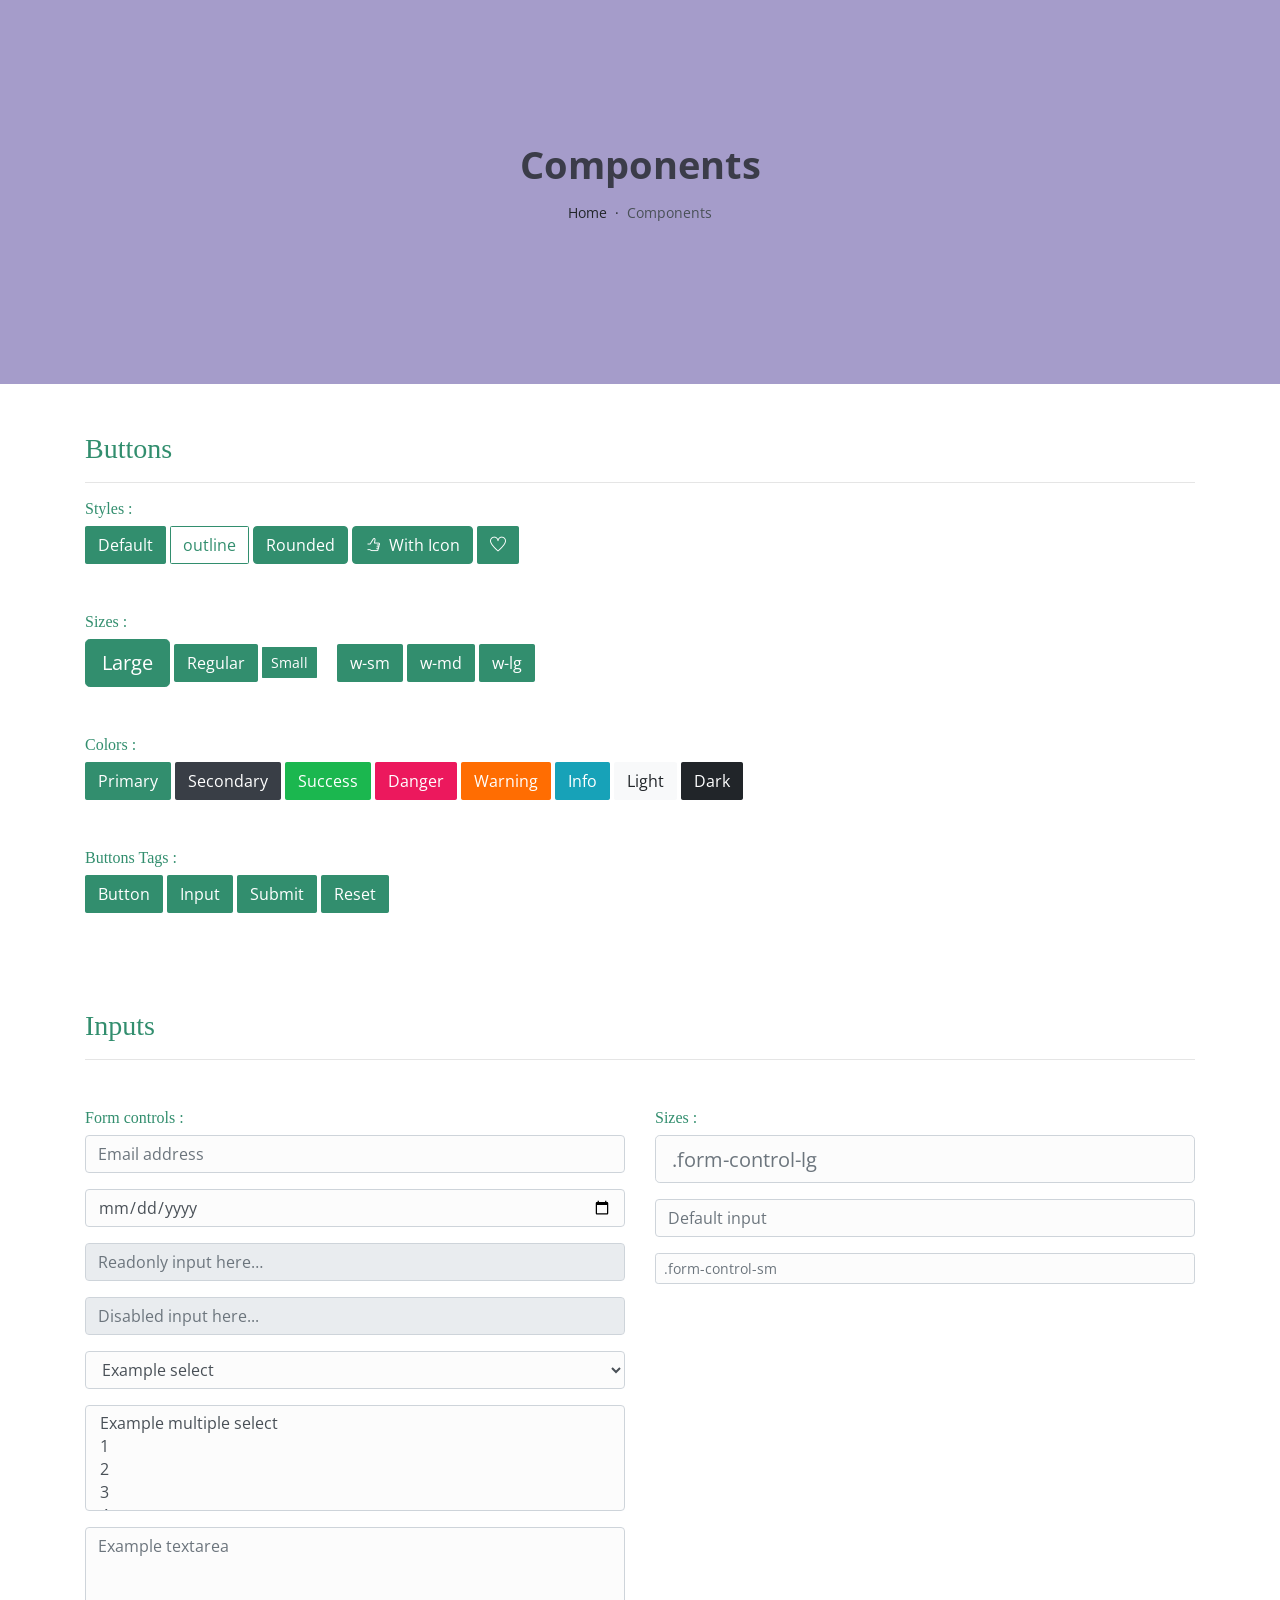
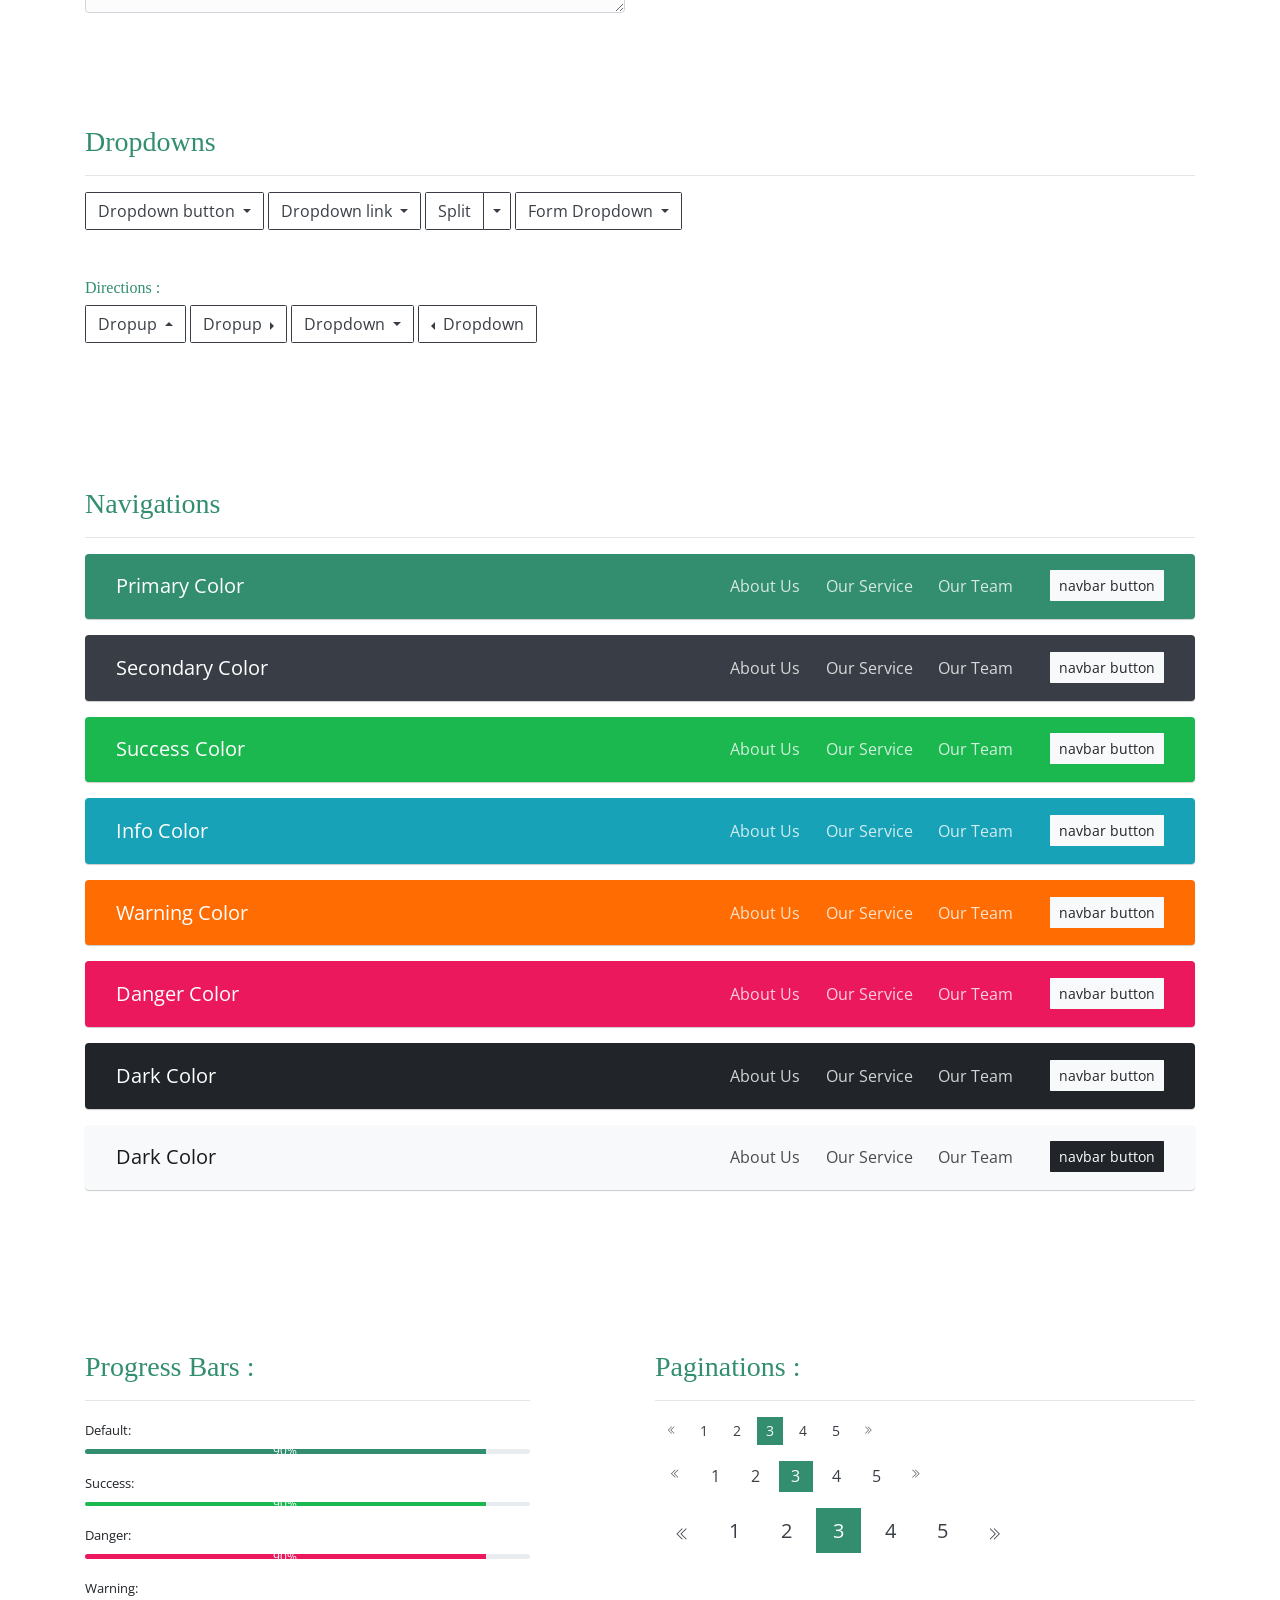
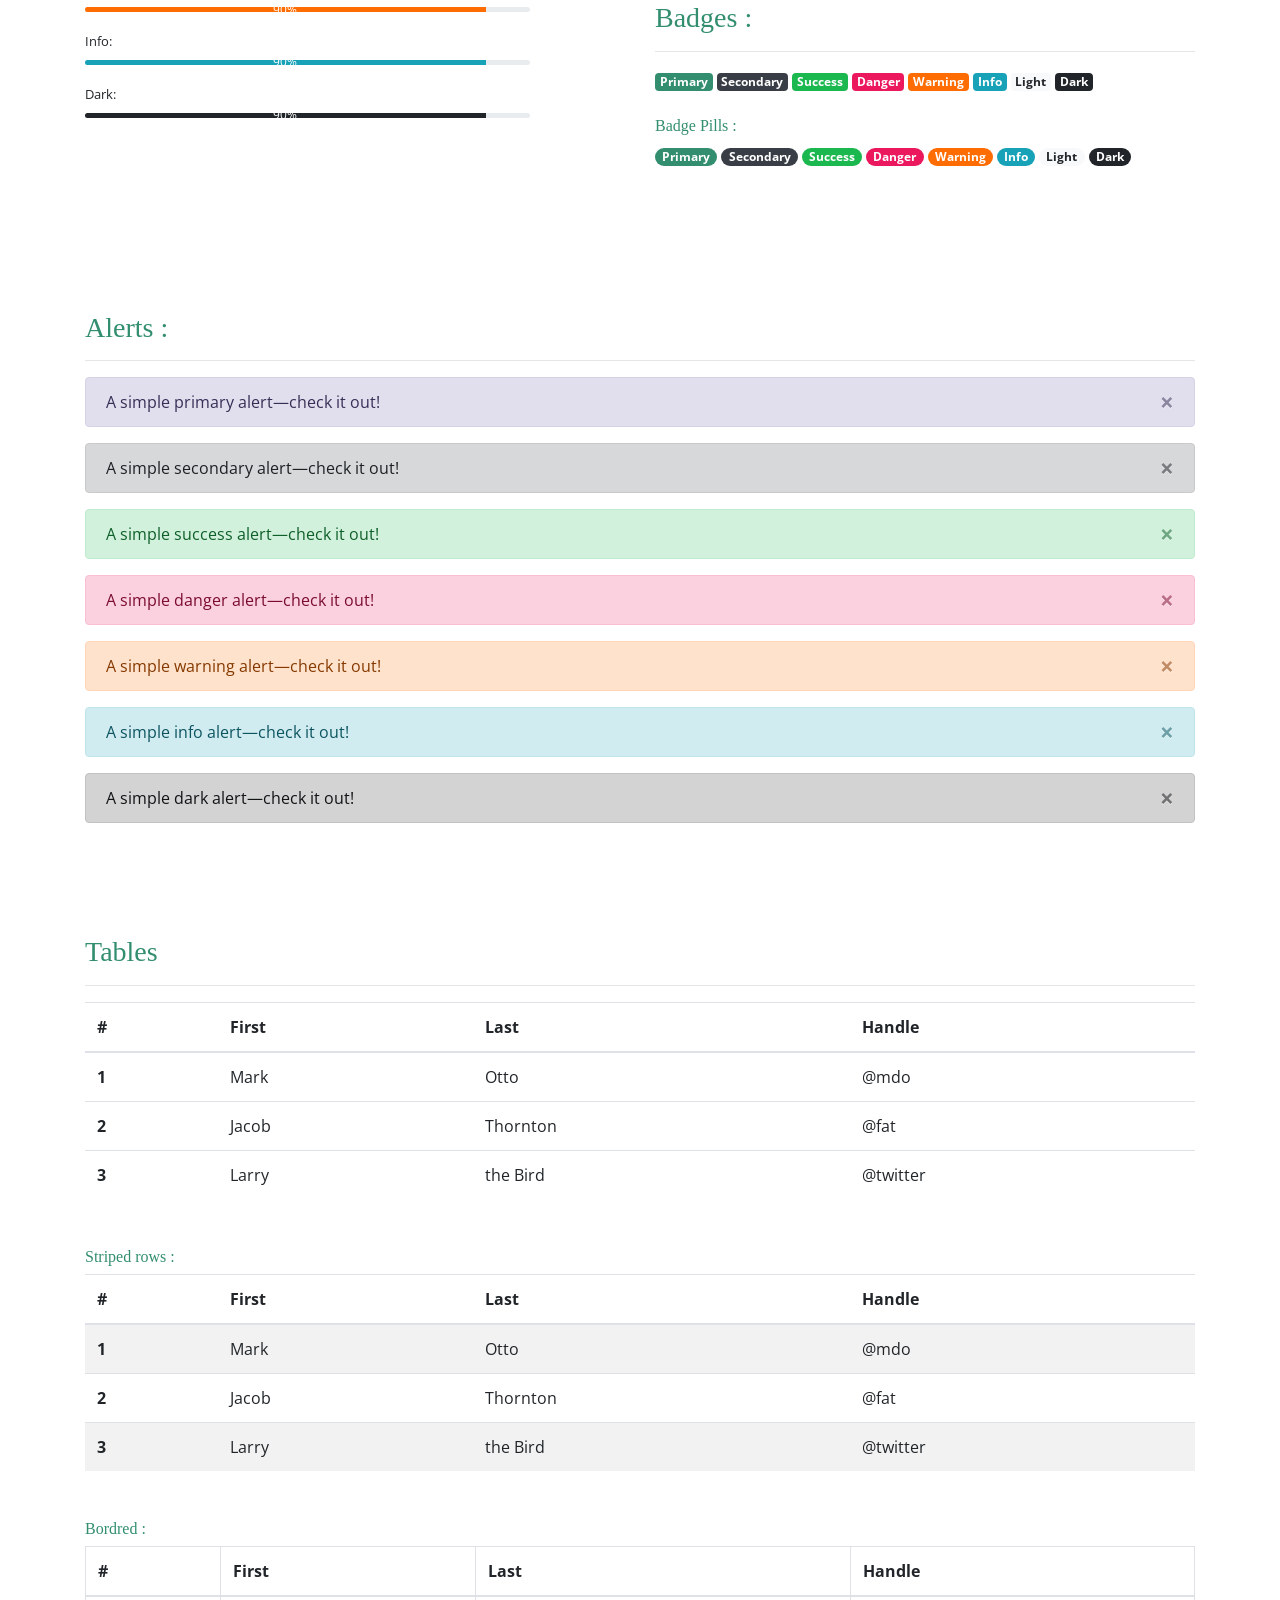
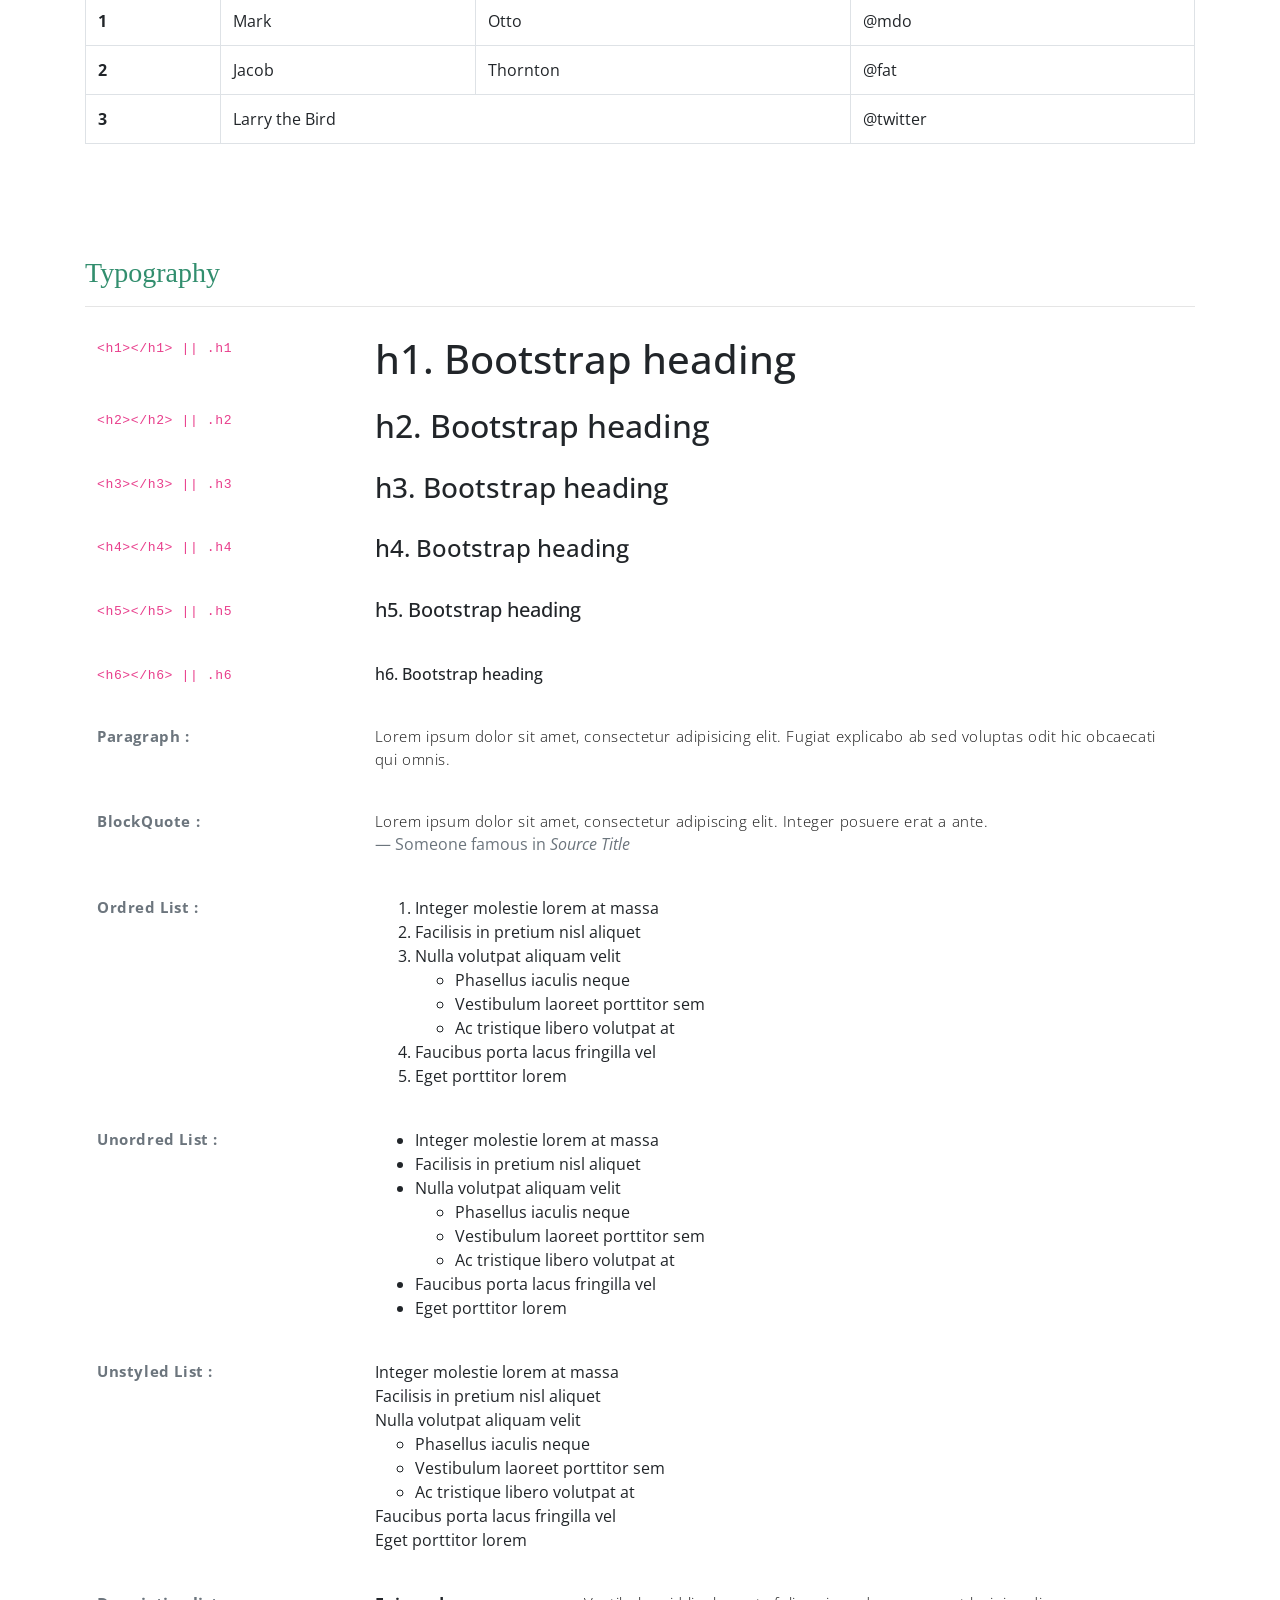
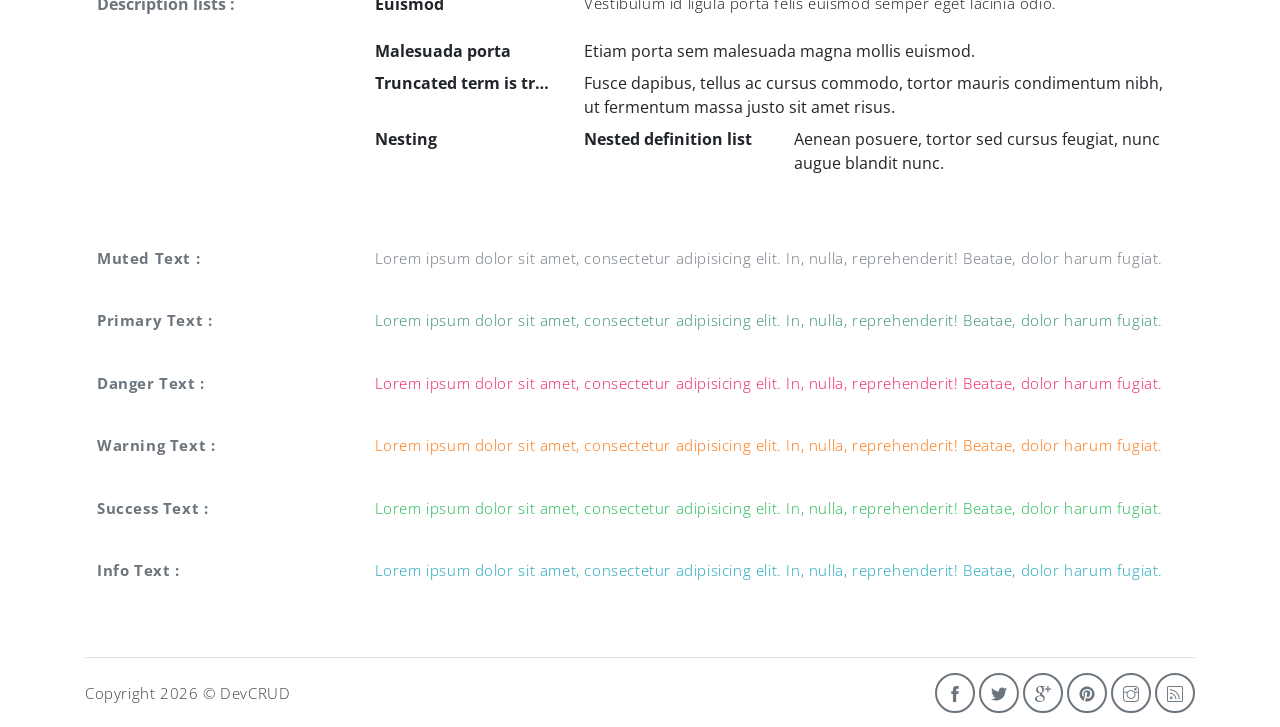
<file: components.html>
<!DOCTYPE html>
<html lang="en">
<head>
   <meta charset="utf-8">
   <meta name="viewport" content="width=device-width, initial-scale=1, shrink-to-fit=no">
   <meta name="description" content="Start your development with Meyawo landing page.">
   <meta name="author" content="Devcrud">
   <title>Meyawo Landing page | Components</title>
   <!-- font icons -->
   <link rel="stylesheet" href="assets/vendors/themify-icons/css/themify-icons.css">
   <!-- Bootstrap + Steller  -->
   <link rel="stylesheet" href="assets/css/meyawo.css">
</head>
<body>

   <!-- Page Header -->
   <header class="header header-mini"> 
      <div class="header-title">Components</div> 
      <nav aria-label="breadcrumb">
         <ol class="breadcrumb">
            <li class="breadcrumb-item"><a href="/">Home</a></li>
            <li class="breadcrumb-item active" aria-current="page">Components</li>
         </ol>
      </nav>
   </header> <!-- End Of Page Header -->

   <!-- main content -->
   <div class="container">

      <!-- Buttons -->
      <h3 class="mt-5">Buttons</h3>
      <hr>
      <h6 class="section-secondary-title">Styles :</h6>
      <button class="btn btn-primary">Default</button>
      <button class="btn btn-outline-primary">outline</button>
      <button class="btn btn-primary rounded">Rounded</button>
      <button class="btn btn-primary rounded"><i class="ti-thumb-up pr-1"></i> With Icon</button>
      <button class="btn btn-primary circle"><i class="ti-heart"></i></button>

      <h6 class="section-secondary-title mt-5">Sizes :</h6>
      <button class="btn btn-primary btn-lg">Large</button>
      <button class="btn btn-primary ">Regular</button>
      <button class="btn btn-primary btn-sm">Small</button>
      <button class="btn btn-primary w-sm ml-3">w-sm</button>
      <button class="btn btn-primary w-md">w-md</button>
      <button class="btn btn-primary w-lg">w-lg</button>

      <h6 class="section-secondary-title mt-5">Colors :</h6>          
      <button type="button" class="btn btn-primary">Primary</button>
      <button type="button" class="btn btn-secondary">Secondary</button>
      <button type="button" class="btn btn-success">Success</button>
      <button type="button" class="btn btn-danger">Danger</button>
      <button type="button" class="btn btn-warning">Warning</button>
      <button type="button" class="btn btn-info">Info</button>
      <button type="button" class="btn btn-light">Light</button>
      <button type="button" class="btn btn-dark">Dark</button>

      <h6 class="section-secondary-title mt-5">Buttons Tags :</h6>
      <button class="btn btn-primary" type="submit">Button</button>
      <input class="btn btn-primary" type="button" value="Input">
      <input class="btn btn-primary" type="submit" value="Submit">
      <input class="btn btn-primary" type="reset" value="Reset">
      
      <!-- devider -->
      <div class="py-5"></div>

      <!-- Inputs -->
      <h3>Inputs</h3>
      <hr>
      <div class="row mt-5">
         <div class="col-md-6">
            <h6 class="section-secondary-title">Form controls :</h6>        
            <div class="form-group">
               <input type="email" class="form-control" id="exampleFormControlInput1" placeholder="Email address">
            </div>
            <div class="form-group">
               <input type="date" class="form-control" id="exampleFormControlInput1" placeholder="Date">
            </div>
            <div class="form-group">
               <input class="form-control" type="text" placeholder="Readonly input here…" readonly>
            </div>
            <div class="form-group">
               <input class="form-control" id="disabledInput" type="text" placeholder="Disabled input here..." disabled>
            </div>
            <div class="form-group">
               <select class="form-control" id="exampleFormControlSelect1">
                  <option>Example select</option>
                  <option>1</option>
                  <option>2</option>
                  <option>3</option>
                  <option>4</option>
                  <option>5</option>
               </select>
            </div>
            <div class="form-group">
               <select multiple class="form-control" id="exampleFormControlSelect2">
                  <option>Example multiple select</option>
                  <option>1</option>
                  <option>2</option>
                  <option>3</option>
                  <option>4</option>
                  <option>5</option>
               </select>
            </div>
            <div class="form-group">
               <textarea class="form-control" id="exampleFormControlTextarea1" rows="3" placeholder="Example textarea"></textarea>
            </div>
         </div>
         <div class="col-md-6">
            <h6 class="section-secondary-title">Sizes :</h6>    
            <div class="form-group">
               <input class="form-control form-control-lg" type="text" placeholder=".form-control-lg">             
            </div>
            <div class="form-group">
               <input class="form-control" type="text" placeholder="Default input">
            </div>
            <div class="form-group">
               <input class="form-control form-control-sm" type="text" placeholder=".form-control-sm"> 
            </div>
         </div>
      </div> <!-- end of inputs -->   

      <!-- devider -->
      <div class="py-5"></div>             

      <!-- Dropdowns -->
      <h3 class="components-section-title font-weight-normal">Dropdowns</h3>
      <hr>
      <div class="dropdown d-inline-block">
         <button class="btn btn-outline-secondary dropdown-toggle" type="button" id="dropdownMenuButton" data-toggle="dropdown" aria-haspopup="true" aria-expanded="false">
         Dropdown button
         </button>
         <div class="dropdown-menu" aria-labelledby="dropdownMenuButton">
         <a class="dropdown-item" href="#">Action</a>
         <a class="dropdown-item" href="#">Another action</a>
         <a class="dropdown-item" href="#">Something else here</a>
         </div>
      </div>
      <div class="dropdown d-inline-block">
         <a class="btn btn-outline-secondary dropdown-toggle" href="#" role="button" id="dropdownMenuLink" data-toggle="dropdown" aria-haspopup="true" aria-expanded="false">
            Dropdown link
         </a>
         <div class="dropdown-menu" aria-labelledby="dropdownMenuLink">
            <a class="dropdown-item" href="#">Action</a>
            <a class="dropdown-item" href="#">Another action</a>
            <a class="dropdown-item" href="#">Something else here</a>
         </div>
      </div>
      <div class="btn-group">
         <button type="button" class="btn btn-outline-secondary">Split</button>
         <button type="button" class="btn btn-outline-secondary dropdown-toggle dropdown-toggle-split" data-toggle="dropdown" aria-haspopup="true" aria-expanded="false">
         <span class="sr-only">Toggle Dropdown</span>
         </button>
         <div class="dropdown-menu">
            <a class="dropdown-item" href="#">Action</a>
            <a class="dropdown-item" href="#">Another action</a>
            <a class="dropdown-item" href="#">Something else here</a>
            <div class="dropdown-divider"></div>
            <a class="dropdown-item" href="#">Separated link</a>
         </div>
      </div>
      <div class="btn-group">
         <button class="btn btn-outline-secondary dropdown-toggle" type="button" id="dropdownMenuButton" data-toggle="dropdown" aria-haspopup="true" aria-expanded="false">
            Form Dropdown
         </button>
         <div class="dropdown-menu form">
            <form class="px-4 py-3">
               <div class="form-group">
                  <input type="email" class="form-control" id="exampleDropdownFormEmail1" placeholder="email@example.com">
               </div>
               <div class="form-group">
                  <input type="password" class="form-control" id="exampleDropdownFormPassword1" placeholder="Password">
               </div>
               <div class="form-check mb-3">
                  <input type="checkbox" class="form-check-input" id="dropdownCheck">
                  <label class="form-check-label" for="dropdownCheck">
                     Remember me
                  </label>
               </div>
               <button type="submit" class="btn btn-primary btn-block">Sign in</button>
            </form>
            <div class="dropdown-divider"></div>
            <a class="dropdown-item" href="#"><small>New around here? Sign up</small></a>
            <a class="dropdown-item" href="#"><small>Forgot password?</small></a>
         </div>
      </div>       
      <h6 class="section-secondary-title mt-5">Directions :</h6>  
      <div class="btn-group dropup">
         <button type="button" class="btn btn-outline-secondary dropdown-toggle" data-toggle="dropdown" aria-haspopup="true" aria-expanded="false">
            Dropup
         </button>
         <div class="dropdown-menu">
            <a class="dropdown-item" href="#">Action</a>
            <a class="dropdown-item" href="#">Another action</a>
            <a class="dropdown-item" href="#">Something else here</a>
            <div class="dropdown-divider"></div>
            <a class="dropdown-item" href="#">Separated link</a>
         </div>
      </div>
      <div class="btn-group dropright">
         <button type="button" class="btn btn-outline-secondary dropdown-toggle" data-toggle="dropdown" aria-haspopup="true" aria-expanded="false">
            Dropup
         </button>
         <div class="dropdown-menu">
            <a class="dropdown-item" href="#">Action</a>
            <a class="dropdown-item" href="#">Another action</a>
            <a class="dropdown-item" href="#">Something else here</a>
            <div class="dropdown-divider"></div>
            <a class="dropdown-item" href="#">Separated link</a>
         </div>
      </div>
      <div class="btn-group">
         <button type="button" class="btn btn-outline-secondary dropdown-toggle" data-toggle="dropdown" aria-haspopup="true" aria-expanded="false">
            Dropdown
         </button>
         <div class="dropdown-menu">
            <a class="dropdown-item" href="#">Action</a>
            <a class="dropdown-item" href="#">Another action</a>
            <a class="dropdown-item" href="#">Something else here</a>
            <div class="dropdown-divider"></div>
            <a class="dropdown-item" href="#">Separated link</a>
         </div>
      </div>
      <div class="btn-group dropleft">
         <button type="button" class="btn btn-outline-secondary dropdown-toggle" data-toggle="dropdown" aria-haspopup="true" aria-expanded="false">
            Dropdown
         </button>
         <div class="dropdown-menu">
            <a class="dropdown-item" href="#">Action</a>
            <a class="dropdown-item" href="#">Another action</a>
            <a class="dropdown-item" href="#">Something else here</a>
            <div class="dropdown-divider"></div>
            <a class="dropdown-item" href="#">Separated link</a>
         </div>
      </div> <!-- end of Dropdowns -->  

      <!-- devider -->
      <div class="py-5"></div>   

      <!-- navbars -->
      <h3 class="components-section-title font-weight-normal mt-5">Navigations</h3>
      <hr>
      <nav class="navbar navbar-expand-sm navbar-dark bg-primary rounded shadow mb-3">
         <div class="container">
            <a class="navbar-brand" href="#">Primary Color</a>
            <button class="navbar-toggler ml-auto" type="button" data-toggle="collapse" data-target="#navbarSupportedContent" aria-controls="navbarSupportedContent" aria-expanded="false" aria-label="Toggle navigation">
            <span class="navbar-toggler-icon"></span>
            </button>
            <div class="collapse navbar-collapse" id="navbarSupportedContent">
               <ul class="navbar-nav ml-auto"> 
                  <li class="nav-item">
                     <a class="nav-link" href="#about">About Us</a>
                  </li>
                  <li class="nav-item">
                     <a class="nav-link" href="#service">Our Service</a>
                  </li>
                  <li class="nav-item">
                     <a class="nav-link" href="#team">Our Team</a>
                  </li>
                  <li class="nav-item">
                     <a href="#book-table" class="ml-4 mt-1 btn btn-light btn-sm">navbar button</a>
                  </li>
               </ul>                       
            </div>
         </div>
      </nav>
      <nav class="navbar navbar-expand-sm navbar-dark bg-secondary rounded shadow mb-3">
         <div class="container">
            <a class="navbar-brand" href="#">Secondary Color</a>
            <button class="navbar-toggler ml-auto" type="button" data-toggle="collapse" data-target="#navbarSupportedContent" aria-controls="navbarSupportedContent" aria-expanded="false" aria-label="Toggle navigation">
            <span class="navbar-toggler-icon"></span>
            </button>
            <div class="collapse navbar-collapse" id="navbarSupportedContent">
               <ul class="navbar-nav ml-auto"> 
                  <li class="nav-item">
                     <a class="nav-link" href="#about">About Us</a>
                  </li>
                  <li class="nav-item">
                     <a class="nav-link" href="#service">Our Service</a>
                  </li>
                  <li class="nav-item">
                     <a class="nav-link" href="#team">Our Team</a>
                  </li>
                  <li class="nav-item">
                     <a href="#book-table" class="ml-4 mt-1 btn btn-light btn-sm">navbar button</a>
                  </li>
               </ul>                       
            </div>
         </div>
      </nav>
      <nav class="navbar navbar-expand-sm navbar-dark bg-success rounded shadow mb-3">
         <div class="container">
            <a class="navbar-brand" href="#">Success Color</a>
            <button class="navbar-toggler ml-auto" type="button" data-toggle="collapse" data-target="#navbarSupportedContent" aria-controls="navbarSupportedContent" aria-expanded="false" aria-label="Toggle navigation">
            <span class="navbar-toggler-icon"></span>
            </button>
            <div class="collapse navbar-collapse" id="navbarSupportedContent">
               <ul class="navbar-nav ml-auto"> 
                  <li class="nav-item">
                     <a class="nav-link" href="#about">About Us</a>
                  </li>
                  <li class="nav-item">
                     <a class="nav-link" href="#service">Our Service</a>
                  </li>
                  <li class="nav-item">
                     <a class="nav-link" href="#team">Our Team</a>
                  </li>
                  <li class="nav-item">
                     <a href="#book-table" class="ml-4 mt-1 btn btn-light btn-sm">navbar button</a>
                  </li>
               </ul>                       
            </div>
         </div>
      </nav>
      <nav class="navbar navbar-expand-sm navbar-dark bg-info rounded shadow mb-3">
         <div class="container">
            <a class="navbar-brand" href="#">Info Color</a>
            <button class="navbar-toggler ml-auto" type="button" data-toggle="collapse" data-target="#navbarSupportedContent" aria-controls="navbarSupportedContent" aria-expanded="false" aria-label="Toggle navigation">
            <span class="navbar-toggler-icon"></span>
            </button>
            <div class="collapse navbar-collapse" id="navbarSupportedContent">
               <ul class="navbar-nav ml-auto"> 
                  <li class="nav-item">
                     <a class="nav-link" href="#about">About Us</a>
                  </li>
                  <li class="nav-item">
                     <a class="nav-link" href="#service">Our Service</a>
                  </li>
                  <li class="nav-item">
                     <a class="nav-link" href="#team">Our Team</a>
                  </li>
                  <li class="nav-item">
                     <a href="#book-table" class="ml-4 mt-1 btn btn-light btn-sm">navbar button</a>
                  </li>
               </ul>                       
            </div>
         </div>
      </nav>
      <nav class="navbar navbar-expand-sm navbar-dark bg-warning rounded shadow mb-3">
         <div class="container">
            <a class="navbar-brand" href="#">Warning Color</a>
            <button class="navbar-toggler ml-auto" type="button" data-toggle="collapse" data-target="#navbarSupportedContent" aria-controls="navbarSupportedContent" aria-expanded="false" aria-label="Toggle navigation">
            <span class="navbar-toggler-icon"></span>
            </button>
            <div class="collapse navbar-collapse" id="navbarSupportedContent">
               <ul class="navbar-nav ml-auto"> 
                  <li class="nav-item">
                     <a class="nav-link" href="#about">About Us</a>
                  </li>
                  <li class="nav-item">
                     <a class="nav-link" href="#service">Our Service</a>
                  </li>
                  <li class="nav-item">
                     <a class="nav-link" href="#team">Our Team</a>
                  </li>
                  <li class="nav-item">
                     <a href="#book-table" class="ml-4 mt-1 btn btn-light btn-sm">navbar button</a>
                  </li>
               </ul>                       
            </div>
         </div>
      </nav>
      <nav class="navbar navbar-expand-sm navbar-dark bg-danger rounded shadow mb-3">
         <div class="container">
            <a class="navbar-brand" href="#">Danger Color</a>
            <button class="navbar-toggler ml-auto" type="button" data-toggle="collapse" data-target="#navbarSupportedContent" aria-controls="navbarSupportedContent" aria-expanded="false" aria-label="Toggle navigation">
            <span class="navbar-toggler-icon"></span>
            </button>
            <div class="collapse navbar-collapse" id="navbarSupportedContent">
               <ul class="navbar-nav ml-auto"> 
                  <li class="nav-item">
                     <a class="nav-link" href="#about">About Us</a>
                  </li>
                  <li class="nav-item">
                     <a class="nav-link" href="#service">Our Service</a>
                  </li>
                  <li class="nav-item">
                     <a class="nav-link" href="#team">Our Team</a>
                  </li>
                  <li class="nav-item">
                     <a href="#book-table" class="ml-4 mt-1 btn btn-light btn-sm">navbar button</a>
                  </li>
               </ul>                       
            </div>
         </div>
      </nav>
      <nav class="navbar navbar-expand-sm navbar-dark bg-dark rounded shadow mb-3">
         <div class="container">
            <a class="navbar-brand" href="#">Dark Color</a>
            <button class="navbar-toggler ml-auto" type="button" data-toggle="collapse" data-target="#navbarSupportedContent" aria-controls="navbarSupportedContent" aria-expanded="false" aria-label="Toggle navigation">
            <span class="navbar-toggler-icon"></span>
            </button>
            <div class="collapse navbar-collapse" id="navbarSupportedContent">
               <ul class="navbar-nav ml-auto"> 
                  <li class="nav-item">
                     <a class="nav-link" href="#about">About Us</a>
                  </li>
                  <li class="nav-item">
                     <a class="nav-link" href="#service">Our Service</a>
                  </li>
                  <li class="nav-item">
                     <a class="nav-link" href="#team">Our Team</a>
                  </li>
                  <li class="nav-item">
                     <a href="#book-table" class="ml-4 mt-1 btn btn-light btn-sm">navbar button</a>
                  </li>
               </ul>                       
            </div>
         </div>
      </nav>
      <nav class="navbar navbar-expand-sm navbar-light bg-light rounded shadow mb-3">
         <div class="container">
            <a class="navbar-brand" href="#">Dark Color</a>
            <button class="navbar-toggler ml-auto" type="button" data-toggle="collapse" data-target="#navbarSupportedContent" aria-controls="navbarSupportedContent" aria-expanded="false" aria-label="Toggle navigation">
            <span class="navbar-toggler-icon"></span>
            </button>
            <div class="collapse navbar-collapse" id="navbarSupportedContent">
               <ul class="navbar-nav ml-auto"> 
                  <li class="nav-item">
                     <a class="nav-link" href="#about">About Us</a>
                  </li>
                  <li class="nav-item">
                     <a class="nav-link" href="#service">Our Service</a>
                  </li>
                  <li class="nav-item">
                     <a class="nav-link" href="#team">Our Team</a>
                  </li>
                  <li class="nav-item">
                     <a href="#book-table" class="ml-4 mt-1 btn btn-dark btn-sm">navbar button</a>
                  </li>
               </ul>                       
            </div>
         </div>
      </nav>
      <!-- End of navbars -->

      <!-- devider -->
      <div class="py-5"></div>   
      
      <!-- progress bars -->
      <div class="row justify-content-between">
         <div class="col-md-5">
            <h3 class="components-section-title font-weight-normal mt-5">Progress Bars :</h3>
            <hr>
            <small>Default: </small>
            <div class="progress mt-2 mb-3">
               <div class="progress-bar" role="progressbar" style="width: 90%" aria-valuenow="25" aria-valuemin="0" aria-valuemax="100"><span>90%</span></div>
            </div>
            <small>Success:</small>
            <div class="progress mt-2 mb-3">
               <div class="progress-bar bg-success" role="progressbar" style="width: 90%" aria-valuenow="25" aria-valuemin="0" aria-valuemax="100"><span>90%</span></div>
            </div>
            <small>Danger:</small>
            <div class="progress mt-2 mb-3">
               <div class="progress-bar bg-danger" role="progressbar" style="width: 90%" aria-valuenow="25" aria-valuemin="0" aria-valuemax="100"><span>90%</span></div>
            </div>
            <small>Warning:</small>
            <div class="progress mt-2 mb-3">
               <div class="progress-bar bg-warning" role="progressbar" style="width: 90%" aria-valuenow="25" aria-valuemin="0" aria-valuemax="100"><span>90%</span></div>
            </div>
            <small>Info:</small>
            <div class="progress mt-2 mb-3">
               <div class="progress-bar bg-info" role="progressbar" style="width: 90%" aria-valuenow="25" aria-valuemin="0" aria-valuemax="100"><span>90%</span></div>
            </div>
            <small>Dark:</small>
            <div class="progress mt-2 mb-3">
               <div class="progress-bar bg-dark" role="progressbar" style="width: 90%" aria-valuenow="25" aria-valuemin="0" aria-valuemax="100"><span>90%</span></div>
            </div>
         </div>
         <div class="col-md-6">
            <h3 class="components-section-title font-weight-normal mt-5">Paginations :</h3>
            <hr>
            <nav aria-label="Page navigation example">
               <ul class="pagination pagination-sm">
                  <li class="page-item"><a class="page-link" href="#"><i class="ti-angle-double-left"></i></a></li>
                  <li class="page-item"><a class="page-link" href="#">1</a></li>
                  <li class="page-item"><a class="page-link" href="#">2</a></li>
                  <li class="page-item active"><a class="page-link" href="#">3</a></li>
                  <li class="page-item"><a class="page-link" href="#">4</a></li>
                  <li class="page-item"><a class="page-link" href="#">5</a></li>
                  <li class="page-item"><a class="page-link" href="#"><i class="ti-angle-double-right"></i></a></li>
               </ul>
            </nav>
            <nav aria-label="Page navigation example">
               <ul class="pagination">
               <li class="page-item"><a class="page-link" href="#"><i class="ti-angle-double-left"></i></a></li>
                  <li class="page-item"><a class="page-link" href="#">1</a></li>
                  <li class="page-item"><a class="page-link" href="#">2</a></li>
                  <li class="page-item active"><a class="page-link" href="#">3</a></li>
                  <li class="page-item"><a class="page-link" href="#">4</a></li>
                  <li class="page-item"><a class="page-link" href="#">5</a></li>
                  <li class="page-item"><a class="page-link" href="#"><i class="ti-angle-double-right"></i></a></li>
               </ul>
            </nav>
            <nav aria-label="Page navigation example">
               <ul class="pagination pagination-lg">
                  <li class="page-item"><a class="page-link" href="#"><i class="ti-angle-double-left"></i></a></li>
                  <li class="page-item"><a class="page-link" href="#">1</a></li>
                  <li class="page-item"><a class="page-link" href="#">2</a></li>
                  <li class="page-item active"><a class="page-link" href="#">3</a></li>
                  <li class="page-item"><a class="page-link" href="#">4</a></li>
                  <li class="page-item"><a class="page-link" href="#">5</a></li>
                  <li class="page-item"><a class="page-link" href="#"><i class="ti-angle-double-right"></i></a></li>
               </ul>
            </nav>

            <!-- Badges -->
            <h3 class="components-section-title font-weight-normal mt-5">Badges :</h3>
            <hr>
            <span class="badge badge-primary">Primary</span>
            <span class="badge badge-secondary">Secondary</span>
            <span class="badge badge-success">Success</span>
            <span class="badge badge-danger">Danger</span>
            <span class="badge badge-warning">Warning</span>
            <span class="badge badge-info">Info</span>
            <span class="badge badge-light">Light</span>
            <span class="badge badge-dark">Dark</span>
            <h6 class="section-secondary-title mt-4 mb-2">Badge Pills :</h6>
            <span class="badge badge-pill badge-primary">Primary</span>
            <span class="badge badge-pill badge-secondary">Secondary</span>
            <span class="badge badge-pill badge-success">Success</span>
            <span class="badge badge-pill badge-danger">Danger</span>
            <span class="badge badge-pill badge-warning">Warning</span>
            <span class="badge badge-pill badge-info">Info</span>
            <span class="badge badge-pill badge-light">Light</span>
            <span class="badge badge-pill badge-dark">Dark</span>
         </div>
      </div> <!-- End of Progress bars -->

      <!-- devider -->
      <div class="py-5"></div>  

      <!-- Alerts -->
      <h3 class="components-section-title font-weight-normal mt-5">Alerts :</h3>
      <hr>
      <div class="alert alert-primary alert-dismissible fade show" role="alert">
         A simple primary alert—check it out!
         <button type="button" class="close" data-dismiss="alert" aria-label="Close">
            <span aria-hidden="true">&times;</span>
         </button>
      </div>
      <div class="alert alert-secondary alert-dismissible fade show" role="alert">
         A simple secondary alert—check it out!
         <button type="button" class="close" data-dismiss="alert" aria-label="Close">
            <span aria-hidden="true">&times;</span>
         </button>
      </div>
      <div class="alert alert-success alert-dismissible fade show" role="alert">
         A simple success alert—check it out!
         <button type="button" class="close" data-dismiss="alert" aria-label="Close">
            <span aria-hidden="true">&times;</span>
         </button>
      </div>
      <div class="alert alert-danger alert-dismissible fade show" role="alert">
         A simple danger alert—check it out!
         <button type="button" class="close" data-dismiss="alert" aria-label="Close">
            <span aria-hidden="true">&times;</span>
         </button>
      </div>
      <div class="alert alert-warning alert-dismissible fade show" role="alert">
         A simple warning alert—check it out!
         <button type="button" class="close" data-dismiss="alert" aria-label="Close">
            <span aria-hidden="true">&times;</span>
         </button>
      </div>
      <div class="alert alert-info alert-dismissible fade show" role="alert">
         A simple info alert—check it out!
         <button type="button" class="close" data-dismiss="alert" aria-label="Close">
            <span aria-hidden="true">&times;</span>
         </button>
      </div>
      <div class="alert alert-dark alert-dismissible fade show" role="alert">
         A simple dark alert—check it out!
         <button type="button" class="close" data-dismiss="alert" aria-label="Close">
            <span aria-hidden="true">&times;</span>
         </button>
      </div>
      <!-- end of alerts -->

      <!-- devider -->
      <div class="py-5"></div> 
   
      <!-- tables -->
      <h3 class="components-section-title">Tables</h3>
      <hr>
      <table class="table">
         <thead>
            <tr>
               <th scope="col">#</th>
               <th scope="col">First</th>
               <th scope="col">Last</th>
               <th scope="col">Handle</th>
            </tr>
         </thead>
         <tbody>
            <tr>
               <th scope="row">1</th>
               <td>Mark</td>
               <td>Otto</td>
               <td>@mdo</td>
            </tr>
            <tr>
               <th scope="row">2</th>
               <td>Jacob</td>
               <td>Thornton</td>
               <td>@fat</td>
            </tr>
            <tr>
               <th scope="row">3</th>
               <td>Larry</td>
               <td>the Bird</td>
               <td>@twitter</td>
            </tr>
         </tbody>
      </table>

      <h6 class="section-secondary-title mt-5">Striped rows :</h6>
      <table class="table table-striped">
         <thead>
            <tr>
               <th scope="col">#</th>
               <th scope="col">First</th>
               <th scope="col">Last</th>
               <th scope="col">Handle</th>
            </tr>
         </thead>
         <tbody>
            <tr>
               <th scope="row">1</th>
               <td>Mark</td>
               <td>Otto</td>
               <td>@mdo</td>
            </tr>
            <tr>
               <th scope="row">2</th>
               <td>Jacob</td>
               <td>Thornton</td>
               <td>@fat</td>
            </tr>
            <tr>
               <th scope="row">3</th>
               <td>Larry</td>
               <td>the Bird</td>
               <td>@twitter</td>
            </tr>
         </tbody>
      </table>

      <h6 class="section-secondary-title mt-5">Bordred :</h6>
      <table class="table table-bordered">
         <thead>
            <tr>
               <th scope="col">#</th>
               <th scope="col">First</th>
               <th scope="col">Last</th>
               <th scope="col">Handle</th>
            </tr>
         </thead>
         <tbody>
            <tr>
               <th scope="row">1</th>
               <td>Mark</td>
               <td>Otto</td>
               <td>@mdo</td>
            </tr>
            <tr>
               <th scope="row">2</th>
               <td>Jacob</td>
               <td>Thornton</td>
               <td>@fat</td>
            </tr>
            <tr>
               <th scope="row">3</th>
               <td colspan="2">Larry the Bird</td>
               <td>@twitter</td>
            </tr>
         </tbody>
      </table>
      <!-- end of tables -->

      <!-- devider -->
      <div class="py-5"></div> 

      <!-- typography -->
      <h3 class="components-section-title">Typography</h3>
      <hr>
      <table class="table table-borderless v-align-center">
         <tbody>
            <tr>
               <td>
                  <p><code class="highlighter-rouge">&lt;h1&gt;&lt;/h1&gt; || .h1</code></p>
               </td>
               <td class="w-75"><span class="h1">h1. Bootstrap heading</span></td>
            </tr>
            <tr>
               <td>
                  <p><code class="highlighter-rouge">&lt;h2&gt;&lt;/h2&gt; || .h2</code></p>
               </td>
               <td><span class="h2">h2. Bootstrap heading</span></td>
            </tr>
            <tr>
               <td>
                  <p><code class="highlighter-rouge">&lt;h3&gt;&lt;/h3&gt; || .h3</code></p>
               </td>
               <td><span class="h3">h3. Bootstrap heading</span></td>
            </tr>
            <tr>
               <td>
                  <p><code class="highlighter-rouge">&lt;h4&gt;&lt;/h4&gt; || .h4</code></p>
               </td>
               <td><span class="h4">h4. Bootstrap heading</span></td>
            </tr>
            <tr>
               <td>
                  <p><code class="highlighter-rouge">&lt;h5&gt;&lt;/h5&gt; || .h5</code></p>
               </td>
               <td><span class="h5">h5. Bootstrap heading</span></td>
            </tr>
            <tr>
               <td>
                  <p><code class="highlighter-rouge">&lt;h6&gt;&lt;/h6&gt; || .h6</code></p>
               </td>
               <td><span class="h6">h6. Bootstrap heading</span></td>
            </tr>
            <tr>
               <td>
                  <p class="font-weight-bold text-muted">Paragraph :</p>
               </td>
               <td><p>Lorem ipsum dolor sit amet, consectetur adipisicing elit. Fugiat explicabo ab sed voluptas odit hic obcaecati qui omnis.</p></td>
            </tr>
            <tr>
               <td>
                  <p class="font-weight-bold text-muted">BlockQuote :</p>
               </td>
               <td>
                  <blockquote class="blockquote">
                     <p class="mb-0">Lorem ipsum dolor sit amet, consectetur adipiscing elit. Integer posuere erat a ante.</p>
                     <footer class="blockquote-footer">Someone famous in <cite title="Source Title">Source Title</cite></footer>
                  </blockquote>
               </td>
            </tr>

            <tr>
               <td><p class="font-weight-bold text-muted">Ordred List :</p></td>
               <td>
                  <ol>
                     <li>Integer molestie lorem at massa</li>
                     <li>Facilisis in pretium nisl aliquet</li>
                     <li>Nulla volutpat aliquam velit
                        <ul>
                           <li>Phasellus iaculis neque</li>
                           <li>Vestibulum laoreet porttitor sem</li>
                           <li>Ac tristique libero volutpat at</li>
                        </ul>
                     </li>
                     <li>Faucibus porta lacus fringilla vel</li>
                     <li>Eget porttitor lorem</li>
                  </ol>
               </td>
            </tr>
            <tr>
               <td><p class="font-weight-bold text-muted">Unordred List :</p></td>
               <td>
                  <ul >
                     <li>Integer molestie lorem at massa</li>
                     <li>Facilisis in pretium nisl aliquet</li>
                     <li>Nulla volutpat aliquam velit
                        <ul>
                           <li>Phasellus iaculis neque</li>
                           <li>Vestibulum laoreet porttitor sem</li>
                           <li>Ac tristique libero volutpat at</li>
                        </ul>
                     </li>
                     <li>Faucibus porta lacus fringilla vel</li>
                     <li>Eget porttitor lorem</li>
                  </ul>
               </td>
            </tr>
            <tr>
               <td><p class="font-weight-bold text-muted">Unstyled List :</p></td>
               <td>
                  <ul class="list-unstyled">
                     <li>Integer molestie lorem at massa</li>
                     <li>Facilisis in pretium nisl aliquet</li>
                     <li>Nulla volutpat aliquam velit
                        <ul>
                           <li>Phasellus iaculis neque</li>
                           <li>Vestibulum laoreet porttitor sem</li>
                           <li>Ac tristique libero volutpat at</li>
                        </ul>
                     </li>
                     <li>Faucibus porta lacus fringilla vel</li>
                     <li>Eget porttitor lorem</li>
                  </ul>
               </td>
            </tr>
            <tr>
               <td class="font-weight-bold text-muted">Description lists : </td>
               <td>
                  <dl class="row">
                     <dt class="col-sm-3">Euismod</dt>
                     <dd class="col-sm-9">
                        <p>Vestibulum id ligula porta felis euismod semper eget lacinia odio.</p>
                     </dd>

                     <dt class="col-sm-3">Malesuada porta</dt>
                     <dd class="col-sm-9">Etiam porta sem malesuada magna mollis euismod.</dd>

                     <dt class="col-sm-3 text-truncate">Truncated term is truncated</dt>
                     <dd class="col-sm-9">Fusce dapibus, tellus ac cursus commodo, tortor mauris condimentum nibh, ut fermentum massa justo sit amet risus.</dd>

                     <dt class="col-sm-3">Nesting</dt>
                     <dd class="col-sm-9">
                        <dl class="row">
                           <dt class="col-sm-4">Nested definition list</dt>
                           <dd class="col-sm-8">Aenean posuere, tortor sed cursus feugiat, nunc augue blandit nunc.</dd>
                        </dl>
                     </dd>
                  </dl>
               </td>
            </tr>
            <tr>
               <td>
                  <p class="font-weight-bold text-muted">Muted Text :</p>
               </td>
               <td>
                  <p class="text-muted">Lorem ipsum dolor sit amet, consectetur adipisicing elit. In, nulla, reprehenderit! Beatae, dolor harum fugiat.</p>
               </td>
            </tr>
            <tr>
               <td>
                  <p class="font-weight-bold text-muted">Primary Text :</p>
               </td>
               <td>
                  <p class="text-primary">Lorem ipsum dolor sit amet, consectetur adipisicing elit. In, nulla, reprehenderit! Beatae, dolor harum fugiat.</p>
               </td>
            </tr>
            <tr>
               <td>
                  <p class="font-weight-bold text-muted">Danger Text :</p>
               </td>
               <td>
                  <p class="text-danger">Lorem ipsum dolor sit amet, consectetur adipisicing elit. In, nulla, reprehenderit! Beatae, dolor harum fugiat.</p>
               </td>
            </tr>
            <tr>
               <td>
                  <p class="font-weight-bold text-muted">Warning Text :</p>
               </td>
               <td>
                  <p class="text-warning">Lorem ipsum dolor sit amet, consectetur adipisicing elit. In, nulla, reprehenderit! Beatae, dolor harum fugiat.</p>
               </td>
            </tr>
            <tr>
               <td>
                  <p class="font-weight-bold text-muted">Success Text :</p>
               </td>
               <td>
                  <p class="text-success">Lorem ipsum dolor sit amet, consectetur adipisicing elit. In, nulla, reprehenderit! Beatae, dolor harum fugiat.</p>
               </td>
            </tr>
            <tr>
               <td>
                  <p class="font-weight-bold text-muted">Info Text :</p>
               </td>
               <td>
                  <p class="text-info">Lorem ipsum dolor sit amet, consectetur adipisicing elit. In, nulla, reprehenderit! Beatae, dolor harum fugiat.</p>
               </td>
            </tr>
         </tbody>
      </table>
   </div>
   <!-- end of typography -->

   <!-- footer -->
    <div class="container mt-5">
        <footer class="footer">       
            <p class="mb-0">Copyright <script>document.write(new Date().getFullYear())</script> &copy; <a href="http://www.devcrud.com">DevCRUD</a></p>
            <div class="social-links text-right m-auto ml-sm-auto">
                <a href="javascript:void(0)" class="link"><i class="ti-facebook"></i></a>
                <a href="javascript:void(0)" class="link"><i class="ti-twitter-alt"></i></a>
                <a href="javascript:void(0)" class="link"><i class="ti-google"></i></a>
                <a href="javascript:void(0)" class="link"><i class="ti-pinterest-alt"></i></a>
                <a href="javascript:void(0)" class="link"><i class="ti-instagram"></i></a>
                <a href="javascript:void(0)" class="link"><i class="ti-rss"></i></a>
            </div>
        </footer>
    </div> <!-- end of page footer -->
   
   <!-- core  -->
   <script src="assets/vendors/jquery/jquery-3.4.1.js"></script>
   <script src="assets/vendors/bootstrap/bootstrap.bundle.js"></script>

</body>
</html>
</file>
<file: assets/vendors/themify-icons/css/themify-icons.css>
@font-face {
	font-family: 'themify';
	src:url("../fonts/themify.eot?-fvbane");
	src:url("../fonts/themify.eot?#iefix-fvbane") format("embedded-opentype"),
		url("../fonts/themify.woff?-fvbane") format("woff"),
		url("../fonts/themify.ttf?-fvbane") format("truetype"),
		url("../fonts/themify.svg?-fvbane#themify") format("svg");
	font-weight: normal;
	font-style: normal;
}

[class^="ti-"], [class*=" ti-"] {
	font-family: 'themify';
	speak: none;
	font-style: normal;
	font-weight: normal;
	font-variant: normal;
	text-transform: none;
	line-height: 1;

	/* Better Font Rendering =========== */
	-webkit-font-smoothing: antialiased;
	-moz-osx-font-smoothing: grayscale;
}

.ti-wand:before {
	content: "\e600";
}
.ti-volume:before {
	content: "\e601";
}
.ti-user:before {
	content: "\e602";
}
.ti-unlock:before {
	content: "\e603";
}
.ti-unlink:before {
	content: "\e604";
}
.ti-trash:before {
	content: "\e605";
}
.ti-thought:before {
	content: "\e606";
}
.ti-target:before {
	content: "\e607";
}
.ti-tag:before {
	content: "\e608";
}
.ti-tablet:before {
	content: "\e609";
}
.ti-star:before {
	content: "\e60a";
}
.ti-spray:before {
	content: "\e60b";
}
.ti-signal:before {
	content: "\e60c";
}
.ti-shopping-cart:before {
	content: "\e60d";
}
.ti-shopping-cart-full:before {
	content: "\e60e";
}
.ti-settings:before {
	content: "\e60f";
}
.ti-search:before {
	content: "\e610";
}
.ti-zoom-in:before {
	content: "\e611";
}
.ti-zoom-out:before {
	content: "\e612";
}
.ti-cut:before {
	content: "\e613";
}
.ti-ruler:before {
	content: "\e614";
}
.ti-ruler-pencil:before {
	content: "\e615";
}
.ti-ruler-alt:before {
	content: "\e616";
}
.ti-bookmark:before {
	content: "\e617";
}
.ti-bookmark-alt:before {
	content: "\e618";
}
.ti-reload:before {
	content: "\e619";
}
.ti-plus:before {
	content: "\e61a";
}
.ti-pin:before {
	content: "\e61b";
}
.ti-pencil:before {
	content: "\e61c";
}
.ti-pencil-alt:before {
	content: "\e61d";
}
.ti-paint-roller:before {
	content: "\e61e";
}
.ti-paint-bucket:before {
	content: "\e61f";
}
.ti-na:before {
	content: "\e620";
}
.ti-mobile:before {
	content: "\e621";
}
.ti-minus:before {
	content: "\e622";
}
.ti-medall:before {
	content: "\e623";
}
.ti-medall-alt:before {
	content: "\e624";
}
.ti-marker:before {
	content: "\e625";
}
.ti-marker-alt:before {
	content: "\e626";
}
.ti-arrow-up:before {
	content: "\e627";
}
.ti-arrow-right:before {
	content: "\e628";
}
.ti-arrow-left:before {
	content: "\e629";
}
.ti-arrow-down:before {
	content: "\e62a";
}
.ti-lock:before {
	content: "\e62b";
}
.ti-location-arrow:before {
	content: "\e62c";
}
.ti-link:before {
	content: "\e62d";
}
.ti-layout:before {
	content: "\e62e";
}
.ti-layers:before {
	content: "\e62f";
}
.ti-layers-alt:before {
	content: "\e630";
}
.ti-key:before {
	content: "\e631";
}
.ti-import:before {
	content: "\e632";
}
.ti-image:before {
	content: "\e633";
}
.ti-heart:before {
	content: "\e634";
}
.ti-heart-broken:before {
	content: "\e635";
}
.ti-hand-stop:before {
	content: "\e636";
}
.ti-hand-open:before {
	content: "\e637";
}
.ti-hand-drag:before {
	content: "\e638";
}
.ti-folder:before {
	content: "\e639";
}
.ti-flag:before {
	content: "\e63a";
}
.ti-flag-alt:before {
	content: "\e63b";
}
.ti-flag-alt-2:before {
	content: "\e63c";
}
.ti-eye:before {
	content: "\e63d";
}
.ti-export:before {
	content: "\e63e";
}
.ti-exchange-vertical:before {
	content: "\e63f";
}
.ti-desktop:before {
	content: "\e640";
}
.ti-cup:before {
	content: "\e641";
}
.ti-crown:before {
	content: "\e642";
}
.ti-comments:before {
	content: "\e643";
}
.ti-comment:before {
	content: "\e644";
}
.ti-comment-alt:before {
	content: "\e645";
}
.ti-close:before {
	content: "\e646";
}
.ti-clip:before {
	content: "\e647";
}
.ti-angle-up:before {
	content: "\e648";
}
.ti-angle-right:before {
	content: "\e649";
}
.ti-angle-left:before {
	content: "\e64a";
}
.ti-angle-down:before {
	content: "\e64b";
}
.ti-check:before {
	content: "\e64c";
}
.ti-check-box:before {
	content: "\e64d";
}
.ti-camera:before {
	content: "\e64e";
}
.ti-announcement:before {
	content: "\e64f";
}
.ti-brush:before {
	content: "\e650";
}
.ti-briefcase:before {
	content: "\e651";
}
.ti-bolt:before {
	content: "\e652";
}
.ti-bolt-alt:before {
	content: "\e653";
}
.ti-blackboard:before {
	content: "\e654";
}
.ti-bag:before {
	content: "\e655";
}
.ti-move:before {
	content: "\e656";
}
.ti-arrows-vertical:before {
	content: "\e657";
}
.ti-arrows-horizontal:before {
	content: "\e658";
}
.ti-fullscreen:before {
	content: "\e659";
}
.ti-arrow-top-right:before {
	content: "\e65a";
}
.ti-arrow-top-left:before {
	content: "\e65b";
}
.ti-arrow-circle-up:before {
	content: "\e65c";
}
.ti-arrow-circle-right:before {
	content: "\e65d";
}
.ti-arrow-circle-left:before {
	content: "\e65e";
}
.ti-arrow-circle-down:before {
	content: "\e65f";
}
.ti-angle-double-up:before {
	content: "\e660";
}
.ti-angle-double-right:before {
	content: "\e661";
}
.ti-angle-double-left:before {
	content: "\e662";
}
.ti-angle-double-down:before {
	content: "\e663";
}
.ti-zip:before {
	content: "\e664";
}
.ti-world:before {
	content: "\e665";
}
.ti-wheelchair:before {
	content: "\e666";
}
.ti-view-list:before {
	content: "\e667";
}
.ti-view-list-alt:before {
	content: "\e668";
}
.ti-view-grid:before {
	content: "\e669";
}
.ti-uppercase:before {
	content: "\e66a";
}
.ti-upload:before {
	content: "\e66b";
}
.ti-underline:before {
	content: "\e66c";
}
.ti-truck:before {
	content: "\e66d";
}
.ti-timer:before {
	content: "\e66e";
}
.ti-ticket:before {
	content: "\e66f";
}
.ti-thumb-up:before {
	content: "\e670";
}
.ti-thumb-down:before {
	content: "\e671";
}
.ti-text:before {
	content: "\e672";
}
.ti-stats-up:before {
	content: "\e673";
}
.ti-stats-down:before {
	content: "\e674";
}
.ti-split-v:before {
	content: "\e675";
}
.ti-split-h:before {
	content: "\e676";
}
.ti-smallcap:before {
	content: "\e677";
}
.ti-shine:before {
	content: "\e678";
}
.ti-shift-right:before {
	content: "\e679";
}
.ti-shift-left:before {
	content: "\e67a";
}
.ti-shield:before {
	content: "\e67b";
}
.ti-notepad:before {
	content: "\e67c";
}
.ti-server:before {
	content: "\e67d";
}
.ti-quote-right:before {
	content: "\e67e";
}
.ti-quote-left:before {
	content: "\e67f";
}
.ti-pulse:before {
	content: "\e680";
}
.ti-printer:before {
	content: "\e681";
}
.ti-power-off:before {
	content: "\e682";
}
.ti-plug:before {
	content: "\e683";
}
.ti-pie-chart:before {
	content: "\e684";
}
.ti-paragraph:before {
	content: "\e685";
}
.ti-panel:before {
	content: "\e686";
}
.ti-package:before {
	content: "\e687";
}
.ti-music:before {
	content: "\e688";
}
.ti-music-alt:before {
	content: "\e689";
}
.ti-mouse:before {
	content: "\e68a";
}
.ti-mouse-alt:before {
	content: "\e68b";
}
.ti-money:before {
	content: "\e68c";
}
.ti-microphone:before {
	content: "\e68d";
}
.ti-menu:before {
	content: "\e68e";
}
.ti-menu-alt:before {
	content: "\e68f";
}
.ti-map:before {
	content: "\e690";
}
.ti-map-alt:before {
	content: "\e691";
}
.ti-loop:before {
	content: "\e692";
}
.ti-location-pin:before {
	content: "\e693";
}
.ti-list:before {
	content: "\e694";
}
.ti-light-bulb:before {
	content: "\e695";
}
.ti-Italic:before {
	content: "\e696";
}
.ti-info:before {
	content: "\e697";
}
.ti-infinite:before {
	content: "\e698";
}
.ti-id-badge:before {
	content: "\e699";
}
.ti-hummer:before {
	content: "\e69a";
}
.ti-home:before {
	content: "\e69b";
}
.ti-help:before {
	content: "\e69c";
}
.ti-headphone:before {
	content: "\e69d";
}
.ti-harddrives:before {
	content: "\e69e";
}
.ti-harddrive:before {
	content: "\e69f";
}
.ti-gift:before {
	content: "\e6a0";
}
.ti-game:before {
	content: "\e6a1";
}
.ti-filter:before {
	content: "\e6a2";
}
.ti-files:before {
	content: "\e6a3";
}
.ti-file:before {
	content: "\e6a4";
}
.ti-eraser:before {
	content: "\e6a5";
}
.ti-envelope:before {
	content: "\e6a6";
}
.ti-download:before {
	content: "\e6a7";
}
.ti-direction:before {
	content: "\e6a8";
}
.ti-direction-alt:before {
	content: "\e6a9";
}
.ti-dashboard:before {
	content: "\e6aa";
}
.ti-control-stop:before {
	content: "\e6ab";
}
.ti-control-shuffle:before {
	content: "\e6ac";
}
.ti-control-play:before {
	content: "\e6ad";
}
.ti-control-pause:before {
	content: "\e6ae";
}
.ti-control-forward:before {
	content: "\e6af";
}
.ti-control-backward:before {
	content: "\e6b0";
}
.ti-cloud:before {
	content: "\e6b1";
}
.ti-cloud-up:before {
	content: "\e6b2";
}
.ti-cloud-down:before {
	content: "\e6b3";
}
.ti-clipboard:before {
	content: "\e6b4";
}
.ti-car:before {
	content: "\e6b5";
}
.ti-calendar:before {
	content: "\e6b6";
}
.ti-book:before {
	content: "\e6b7";
}
.ti-bell:before {
	content: "\e6b8";
}
.ti-basketball:before {
	content: "\e6b9";
}
.ti-bar-chart:before {
	content: "\e6ba";
}
.ti-bar-chart-alt:before {
	content: "\e6bb";
}
.ti-back-right:before {
	content: "\e6bc";
}
.ti-back-left:before {
	content: "\e6bd";
}
.ti-arrows-corner:before {
	content: "\e6be";
}
.ti-archive:before {
	content: "\e6bf";
}
.ti-anchor:before {
	content: "\e6c0";
}
.ti-align-right:before {
	content: "\e6c1";
}
.ti-align-left:before {
	content: "\e6c2";
}
.ti-align-justify:before {
	content: "\e6c3";
}
.ti-align-center:before {
	content: "\e6c4";
}
.ti-alert:before {
	content: "\e6c5";
}
.ti-alarm-clock:before {
	content: "\e6c6";
}
.ti-agenda:before {
	content: "\e6c7";
}
.ti-write:before {
	content: "\e6c8";
}
.ti-window:before {
	content: "\e6c9";
}
.ti-widgetized:before {
	content: "\e6ca";
}
.ti-widget:before {
	content: "\e6cb";
}
.ti-widget-alt:before {
	content: "\e6cc";
}
.ti-wallet:before {
	content: "\e6cd";
}
.ti-video-clapper:before {
	content: "\e6ce";
}
.ti-video-camera:before {
	content: "\e6cf";
}
.ti-vector:before {
	content: "\e6d0";
}
.ti-themify-logo:before {
	content: "\e6d1";
}
.ti-themify-favicon:before {
	content: "\e6d2";
}
.ti-themify-favicon-alt:before {
	content: "\e6d3";
}
.ti-support:before {
	content: "\e6d4";
}
.ti-stamp:before {
	content: "\e6d5";
}
.ti-split-v-alt:before {
	content: "\e6d6";
}
.ti-slice:before {
	content: "\e6d7";
}
.ti-shortcode:before {
	content: "\e6d8";
}
.ti-shift-right-alt:before {
	content: "\e6d9";
}
.ti-shift-left-alt:before {
	content: "\e6da";
}
.ti-ruler-alt-2:before {
	content: "\e6db";
}
.ti-receipt:before {
	content: "\e6dc";
}
.ti-pin2:before {
	content: "\e6dd";
}
.ti-pin-alt:before {
	content: "\e6de";
}
.ti-pencil-alt2:before {
	content: "\e6df";
}
.ti-palette:before {
	content: "\e6e0";
}
.ti-more:before {
	content: "\e6e1";
}
.ti-more-alt:before {
	content: "\e6e2";
}
.ti-microphone-alt:before {
	content: "\e6e3";
}
.ti-magnet:before {
	content: "\e6e4";
}
.ti-line-double:before {
	content: "\e6e5";
}
.ti-line-dotted:before {
	content: "\e6e6";
}
.ti-line-dashed:before {
	content: "\e6e7";
}
.ti-layout-width-full:before {
	content: "\e6e8";
}
.ti-layout-width-default:before {
	content: "\e6e9";
}
.ti-layout-width-default-alt:before {
	content: "\e6ea";
}
.ti-layout-tab:before {
	content: "\e6eb";
}
.ti-layout-tab-window:before {
	content: "\e6ec";
}
.ti-layout-tab-v:before {
	content: "\e6ed";
}
.ti-layout-tab-min:before {
	content: "\e6ee";
}
.ti-layout-slider:before {
	content: "\e6ef";
}
.ti-layout-slider-alt:before {
	content: "\e6f0";
}
.ti-layout-sidebar-right:before {
	content: "\e6f1";
}
.ti-layout-sidebar-none:before {
	content: "\e6f2";
}
.ti-layout-sidebar-left:before {
	content: "\e6f3";
}
.ti-layout-placeholder:before {
	content: "\e6f4";
}
.ti-layout-menu:before {
	content: "\e6f5";
}
.ti-layout-menu-v:before {
	content: "\e6f6";
}
.ti-layout-menu-separated:before {
	content: "\e6f7";
}
.ti-layout-menu-full:before {
	content: "\e6f8";
}
.ti-layout-media-right-alt:before {
	content: "\e6f9";
}
.ti-layout-media-right:before {
	content: "\e6fa";
}
.ti-layout-media-overlay:before {
	content: "\e6fb";
}
.ti-layout-media-overlay-alt:before {
	content: "\e6fc";
}
.ti-layout-media-overlay-alt-2:before {
	content: "\e6fd";
}
.ti-layout-media-left-alt:before {
	content: "\e6fe";
}
.ti-layout-media-left:before {
	content: "\e6ff";
}
.ti-layout-media-center-alt:before {
	content: "\e700";
}
.ti-layout-media-center:before {
	content: "\e701";
}
.ti-layout-list-thumb:before {
	content: "\e702";
}
.ti-layout-list-thumb-alt:before {
	content: "\e703";
}
.ti-layout-list-post:before {
	content: "\e704";
}
.ti-layout-list-large-image:before {
	content: "\e705";
}
.ti-layout-line-solid:before {
	content: "\e706";
}
.ti-layout-grid4:before {
	content: "\e707";
}
.ti-layout-grid3:before {
	content: "\e708";
}
.ti-layout-grid2:before {
	content: "\e709";
}
.ti-layout-grid2-thumb:before {
	content: "\e70a";
}
.ti-layout-cta-right:before {
	content: "\e70b";
}
.ti-layout-cta-left:before {
	content: "\e70c";
}
.ti-layout-cta-center:before {
	content: "\e70d";
}
.ti-layout-cta-btn-right:before {
	content: "\e70e";
}
.ti-layout-cta-btn-left:before {
	content: "\e70f";
}
.ti-layout-column4:before {
	content: "\e710";
}
.ti-layout-column3:before {
	content: "\e711";
}
.ti-layout-column2:before {
	content: "\e712";
}
.ti-layout-accordion-separated:before {
	content: "\e713";
}
.ti-layout-accordion-merged:before {
	content: "\e714";
}
.ti-layout-accordion-list:before {
	content: "\e715";
}
.ti-ink-pen:before {
	content: "\e716";
}
.ti-info-alt:before {
	content: "\e717";
}
.ti-help-alt:before {
	content: "\e718";
}
.ti-headphone-alt:before {
	content: "\e719";
}
.ti-hand-point-up:before {
	content: "\e71a";
}
.ti-hand-point-right:before {
	content: "\e71b";
}
.ti-hand-point-left:before {
	content: "\e71c";
}
.ti-hand-point-down:before {
	content: "\e71d";
}
.ti-gallery:before {
	content: "\e71e";
}
.ti-face-smile:before {
	content: "\e71f";
}
.ti-face-sad:before {
	content: "\e720";
}
.ti-credit-card:before {
	content: "\e721";
}
.ti-control-skip-forward:before {
	content: "\e722";
}
.ti-control-skip-backward:before {
	content: "\e723";
}
.ti-control-record:before {
	content: "\e724";
}
.ti-control-eject:before {
	content: "\e725";
}
.ti-comments-smiley:before {
	content: "\e726";
}
.ti-brush-alt:before {
	content: "\e727";
}
.ti-youtube:before {
	content: "\e728";
}
.ti-vimeo:before {
	content: "\e729";
}
.ti-twitter:before {
	content: "\e72a";
}
.ti-time:before {
	content: "\e72b";
}
.ti-tumblr:before {
	content: "\e72c";
}
.ti-skype:before {
	content: "\e72d";
}
.ti-share:before {
	content: "\e72e";
}
.ti-share-alt:before {
	content: "\e72f";
}
.ti-rocket:before {
	content: "\e730";
}
.ti-pinterest:before {
	content: "\e731";
}
.ti-new-window:before {
	content: "\e732";
}
.ti-microsoft:before {
	content: "\e733";
}
.ti-list-ol:before {
	content: "\e734";
}
.ti-linkedin:before {
	content: "\e735";
}
.ti-layout-sidebar-2:before {
	content: "\e736";
}
.ti-layout-grid4-alt:before {
	content: "\e737";
}
.ti-layout-grid3-alt:before {
	content: "\e738";
}
.ti-layout-grid2-alt:before {
	content: "\e739";
}
.ti-layout-column4-alt:before {
	content: "\e73a";
}
.ti-layout-column3-alt:before {
	content: "\e73b";
}
.ti-layout-column2-alt:before {
	content: "\e73c";
}
.ti-instagram:before {
	content: "\e73d";
}
.ti-google:before {
	content: "\e73e";
}
.ti-github:before {
	content: "\e73f";
}
.ti-flickr:before {
	content: "\e740";
}
.ti-facebook:before {
	content: "\e741";
}
.ti-dropbox:before {
	content: "\e742";
}
.ti-dribbble:before {
	content: "\e743";
}
.ti-apple:before {
	content: "\e744";
}
.ti-android:before {
	content: "\e745";
}
.ti-save:before {
	content: "\e746";
}
.ti-save-alt:before {
	content: "\e747";
}
.ti-yahoo:before {
	content: "\e748";
}
.ti-wordpress:before {
	content: "\e749";
}
.ti-vimeo-alt:before {
	content: "\e74a";
}
.ti-twitter-alt:before {
	content: "\e74b";
}
.ti-tumblr-alt:before {
	content: "\e74c";
}
.ti-trello:before {
	content: "\e74d";
}
.ti-stack-overflow:before {
	content: "\e74e";
}
.ti-soundcloud:before {
	content: "\e74f";
}
.ti-sharethis:before {
	content: "\e750";
}
.ti-sharethis-alt:before {
	content: "\e751";
}
.ti-reddit:before {
	content: "\e752";
}
.ti-pinterest-alt:before {
	content: "\e753";
}
.ti-microsoft-alt:before {
	content: "\e754";
}
.ti-linux:before {
	content: "\e755";
}
.ti-jsfiddle:before {
	content: "\e756";
}
.ti-joomla:before {
	content: "\e757";
}
.ti-html5:before {
	content: "\e758";
}
.ti-flickr-alt:before {
	content: "\e759";
}
.ti-email:before {
	content: "\e75a";
}
.ti-drupal:before {
	content: "\e75b";
}
.ti-dropbox-alt:before {
	content: "\e75c";
}
.ti-css3:before {
	content: "\e75d";
}
.ti-rss:before {
	content: "\e75e";
}
.ti-rss-alt:before {
	content: "\e75f";
}
</file>
<file: assets/css/meyawo.css>
@charset "UTF-8";
/*!
=========================================================
* Meyawo Landing page
=========================================================

* Copyright: 2019 DevCRUD (https://devcrud.com)
* Licensed: (https://devcrud.com/licenses)
* Coded by www.devcrud.com

=========================================================

* The above copyright notice and this permission notice shall be included in all copies or substantial portions of the Software.
*/
@import url("https://fonts.googleapis.com/css?family=Baloo+Paaji|Open+Sans:300,300i,400,400i,600,600i,700,700i");
:root {
  --blue: #1e549f;
  --indigo: #328E6E;
  --purple: #67AE6E;
  --pink: #e83e8c;
  --red: #ec185d;
  --orange: #ff6d02;
  --yellow: #ffc107;
  --green: #1bb74f;
  --teal: #20c997;
  --cyan: #17a2b8;
  --white: #fff;
  --gray: #6c757d;
  --gray-dark: #393e46;
  --primary: #328E6E;
  --secondary: #67AE6E;
  --accent: #90C67C;
  --light-bg: #E1EEBC;
  --success: #1bb74f;
  --info: #17a2b8;
  --warning: #ff6d02;
  --danger: #ec185d;
  --light: #f8f9fa;
  --dark: #212529;
  --breakpoint-xs: 0;
  --breakpoint-sm: 576px;
  --breakpoint-md: 768px;
  --breakpoint-lg: 992px;
  --breakpoint-xl: 1200px;
  --font-family-sans-serif: "Open Sans", sans-serif;
  --font-family-monospace: SFMono-Regular, Menlo, Monaco, Consolas, "Liberation Mono", "Courier New", monospace;
}

*,
*::before,
*::after {
  box-sizing: border-box;
}



html {
  font-family: sans-serif;
  line-height: 1.15;
  -webkit-text-size-adjust: 100%;
  -webkit-tap-highlight-color: rgba(0, 0, 0, 0);
}

article, aside, figcaption, figure, footer, header, hgroup, main, nav, section {
  display: block;
}

body {
  margin: 0;
  font-family: "Open Sans", sans-serif;
  font-size: 1rem;
  font-weight: 400;
  line-height: 1.5;
  color: #212529;
  text-align: left;
  background-color: #fff;
}

[tabindex="-1"]:focus {
  outline: 0 !important;
}

hr {
  box-sizing: content-box;
  height: 0;
  overflow: visible;
}

h1, h2, h3, h4, h5, h6 {
  margin-top: 0;
  margin-bottom: 0.5rem;
}

p {
  margin-top: 0;
  margin-bottom: 1rem;
}

abbr[title],
abbr[data-original-title] {
  text-decoration: underline;
  -webkit-text-decoration: underline dotted;
          text-decoration: underline dotted;
  cursor: help;
  border-bottom: 0;
  -webkit-text-decoration-skip-ink: none;
          text-decoration-skip-ink: none;
}

span.up {
  color: #ffffff;
}

address {
  margin-bottom: 1rem;
  font-style: normal;
  line-height: inherit;
}

ol,
ul,
dl {
  margin-top: 0;
  margin-bottom: 1rem;
}

ol ol,
ul ul,
ol ul,
ul ol {
  margin-bottom: 0;
}

dt {
  font-weight: 700;
}

dd {
  margin-bottom: .5rem;
  margin-left: 0;
}

blockquote {
  margin: 0 0 1rem;
}

b,
strong {
  font-weight: bolder;
}

small {
  font-size: 80%;
}

sub,
sup {
  position: relative;
  font-size: 75%;
  line-height: 0;
  vertical-align: baseline;
}

sub {
  bottom: -.25em;
}

sup {
  top: -.5em;
}

a {
  color: #328E6E;
  text-decoration: none;
  background-color: transparent;
}

a:hover {
  color: #493f75;
  text-decoration: none;
}

a:not([href]):not([tabindex]) {
  color: inherit;
  text-decoration: none;
}

a:not([href]):not([tabindex]):hover, a:not([href]):not([tabindex]):focus {
  color: inherit;
  text-decoration: none;
}

a:not([href]):not([tabindex]):focus {
  outline: 0;
}

pre,
code,
kbd,
samp {
  font-family: SFMono-Regular, Menlo, Monaco, Consolas, "Liberation Mono", "Courier New", monospace;
  font-size: 1em;
}

pre {
  margin-top: 0;
  margin-bottom: 1rem;
  overflow: auto;
}

figure {
  margin: 0 0 1rem;
}

img {
  vertical-align: middle;
  border-style: none;
}

svg {
  overflow: hidden;
  vertical-align: middle;
}

table {
  border-collapse: collapse;
}

caption {
  padding-top: 0.75rem;
  padding-bottom: 0.75rem;
  color: #6c757d;
  text-align: left;
  caption-side: bottom;
}

th {
  text-align: inherit;
}

label {
  display: inline-block;
  margin-bottom: 0.5rem;
}

button {
  border-radius: 0;
}

button:focus {
  outline: 1px dotted;
  outline: 5px auto -webkit-focus-ring-color;
}

input,
button,
select,
optgroup,
textarea {
  margin: 0;
  font-family: inherit;
  font-size: inherit;
  line-height: inherit;
}

button,
input {
  overflow: visible;
}

button,
select {
  text-transform: none;
}

select {
  word-wrap: normal;
}

button,
[type="button"],
[type="reset"],
[type="submit"] {
  -webkit-appearance: button;
}

button:not(:disabled),
[type="button"]:not(:disabled),
[type="reset"]:not(:disabled),
[type="submit"]:not(:disabled) {
  cursor: pointer;
}

button::-moz-focus-inner,
[type="button"]::-moz-focus-inner,
[type="reset"]::-moz-focus-inner,
[type="submit"]::-moz-focus-inner {
  padding: 0;
  border-style: none;
}

input[type="radio"],
input[type="checkbox"] {
  box-sizing: border-box;
  padding: 0;
}

input[type="date"],
input[type="time"],
input[type="datetime-local"],
input[type="month"] {
  -webkit-appearance: listbox;
}

textarea {
  overflow: auto;
  resize: vertical;
}

fieldset {
  min-width: 0;
  padding: 0;
  margin: 0;
  border: 0;
}

legend {
  display: block;
  width: 100%;
  max-width: 100%;
  padding: 0;
  margin-bottom: .5rem;
  font-size: 1.5rem;
  line-height: inherit;
  color: inherit;
  white-space: normal;
}

progress {
  vertical-align: baseline;
}

[type="number"]::-webkit-inner-spin-button,
[type="number"]::-webkit-outer-spin-button {
  height: auto;
}

[type="search"] {
  outline-offset: -2px;
  -webkit-appearance: none;
}

[type="search"]::-webkit-search-decoration {
  -webkit-appearance: none;
}

::-webkit-file-upload-button {
  font: inherit;
  -webkit-appearance: button;
}

output {
  display: inline-block;
}

summary {
  display: list-item;
  cursor: pointer;
}

template {
  display: none;
}

[hidden] {
  display: none !important;
}

h1, h2, h3, h4, h5, h6,
.h1, .h2, .h3, .h4, .h5, .h6 {
  margin-bottom: 0.5rem;
  font-weight: 500;
  line-height: 1.2;
}

h1, .h1 {
  font-size: 2.5rem;
}

h2, .h2 {
  font-size: 2rem;
}

h3, .h3 {
  font-size: 1.75rem;
}

h4, .h4 {
  font-size: 1.5rem;
}

h5, .h5 {
  font-size: 1.25rem;
}

h6, .h6 {
  font-size: 1rem;
}

.lead {
  font-size: 1.25rem;
  font-weight: 300;
}

.display-1 {
  font-size: 6rem;
  font-weight: 300;
  line-height: 1.2;
}

.display-2 {
  font-size: 5.5rem;
  font-weight: 300;
  line-height: 1.2;
}

.display-3 {
  font-size: 4.5rem;
  font-weight: 300;
  line-height: 1.2;
}

.display-4 {
  font-size: 3.5rem;
  font-weight: 300;
  line-height: 1.2;
}

hr {
  margin-top: 1rem;
  margin-bottom: 1rem;
  border: 0;
  border-top: 1px solid rgba(0, 0, 0, 0.1);
}

small,
.small {
  font-size: 80%;
  font-weight: 400;
}

mark,
.mark {
  padding: 0.2em;
  background-color: #fcf8e3;
}

.list-unstyled {
  padding-left: 0;
  list-style: none;
}

.list-inline {
  padding-left: 0;
  list-style: none;
}

.list-inline-item {
  display: inline-block;
}

.list-inline-item:not(:last-child) {
  margin-right: 0.5rem;
}

.initialism {
  font-size: 90%;
  text-transform: uppercase;
}

.blockquote {
  margin-bottom: 1rem;
  font-size: 1.25rem;
}

.blockquote-footer {
  display: block;
  font-size: 80%;
  color: #6c757d;
}

.blockquote-footer::before {
  content: "\2014\00A0";
}

.img-fluid {
  max-width: 100%;
  height: auto;
}

.img-thumbnail {
  padding: 0.25rem;
  background-color: #fff;
  border: 1px solid #dee2e6;
  border-radius: 0.25rem;
  max-width: 100%;
  height: auto;
}

.figure {
  display: inline-block;
}

.figure-img {
  margin-bottom: 0.5rem;
  line-height: 1;
}

.figure-caption {
  font-size: 90%;
  color: #6c757d;
}

code {
  font-size: 87.5%;
  color: #e83e8c;
  word-break: break-word;
}

a > code {
  color: inherit;
}

kbd {
  padding: 0.2rem 0.4rem;
  font-size: 87.5%;
  color: #fff;
  background-color: #212529;
  border-radius: 0.2rem;
}

kbd kbd {
  padding: 0;
  font-size: 100%;
  font-weight: 700;
}

pre {
  display: block;
  font-size: 87.5%;
  color: #212529;
}

pre code {
  font-size: inherit;
  color: inherit;
  word-break: normal;
}

.pre-scrollable {
  max-height: 340px;
  overflow-y: scroll;
}

.container {
  width: 100%;
  padding-right: 15px;
  padding-left: 15px;
  margin-right: auto;
  margin-left: auto;
}

@media (min-width: 576px) {
  .container {
    max-width: 540px;
  }
}

@media (min-width: 768px) {
  .container {
    max-width: 720px;
  }
}

@media (min-width: 992px) {
  .container {
    max-width: 960px;
  }
}

@media (min-width: 1200px) {
  .container {
    max-width: 1140px;
  }
}

.container-fluid {
  width: 100%;
  padding-right: 15px;
  padding-left: 15px;
  margin-right: auto;
  margin-left: auto;
}

.row {
  display: -webkit-box;
  display: -webkit-flex;
  display: -ms-flexbox;
  display: flex;
  -webkit-flex-wrap: wrap;
      -ms-flex-wrap: wrap;
          flex-wrap: wrap;
  margin-right: -15px;
  margin-left: -15px;
}

.no-gutters {
  margin-right: 0;
  margin-left: 0;
}

.no-gutters > .col,
.no-gutters > [class*="col-"] {
  padding-right: 0;
  padding-left: 0;
}

.col-1, .col-2, .col-3, .col-4, .col-5, .col-6, .col-7, .col-8, .col-9, .col-10, .col-11, .col-12, .col,
.col-auto, .col-sm-1, .col-sm-2, .col-sm-3, .col-sm-4, .col-sm-5, .col-sm-6, .col-sm-7, .col-sm-8, .col-sm-9, .col-sm-10, .col-sm-11, .col-sm-12, .col-sm,
.col-sm-auto, .col-md-1, .col-md-2, .col-md-3, .col-md-4, .col-md-5, .col-md-6, .col-md-7, .col-md-8, .col-md-9, .col-md-10, .col-md-11, .col-md-12, .col-md,
.col-md-auto, .col-lg-1, .col-lg-2, .col-lg-3, .col-lg-4, .col-lg-5, .col-lg-6, .col-lg-7, .col-lg-8, .col-lg-9, .col-lg-10, .col-lg-11, .col-lg-12, .col-lg,
.col-lg-auto, .col-xl-1, .col-xl-2, .col-xl-3, .col-xl-4, .col-xl-5, .col-xl-6, .col-xl-7, .col-xl-8, .col-xl-9, .col-xl-10, .col-xl-11, .col-xl-12, .col-xl,
.col-xl-auto {
  position: relative;
  width: 100%;
  padding-right: 15px;
  padding-left: 15px;
}

.col {
  -webkit-flex-basis: 0;
      -ms-flex-preferred-size: 0;
          flex-basis: 0;
  -webkit-box-flex: 1;
  -webkit-flex-grow: 1;
      -ms-flex-positive: 1;
          flex-grow: 1;
  max-width: 100%;
}

.col-auto {
  -webkit-box-flex: 0;
  -webkit-flex: 0 0 auto;
      -ms-flex: 0 0 auto;
          flex: 0 0 auto;
  width: auto;
  max-width: 100%;
}

.col-1 {
  -webkit-box-flex: 0;
  -webkit-flex: 0 0 8.33333%;
      -ms-flex: 0 0 8.33333%;
          flex: 0 0 8.33333%;
  max-width: 8.33333%;
}

.col-2 {
  -webkit-box-flex: 0;
  -webkit-flex: 0 0 16.66667%;
      -ms-flex: 0 0 16.66667%;
          flex: 0 0 16.66667%;
  max-width: 16.66667%;
}

.col-3 {
  -webkit-box-flex: 0;
  -webkit-flex: 0 0 25%;
      -ms-flex: 0 0 25%;
          flex: 0 0 25%;
  max-width: 25%;
}

.col-4 {
  -webkit-box-flex: 0;
  -webkit-flex: 0 0 33.33333%;
      -ms-flex: 0 0 33.33333%;
          flex: 0 0 33.33333%;
  max-width: 33.33333%;
}

.col-5 {
  -webkit-box-flex: 0;
  -webkit-flex: 0 0 41.66667%;
      -ms-flex: 0 0 41.66667%;
          flex: 0 0 41.66667%;
  max-width: 41.66667%;
}

.col-6 {
  -webkit-box-flex: 0;
  -webkit-flex: 0 0 50%;
      -ms-flex: 0 0 50%;
          flex: 0 0 50%;
  max-width: 50%;
}

.col-7 {
  -webkit-box-flex: 0;
  -webkit-flex: 0 0 58.33333%;
      -ms-flex: 0 0 58.33333%;
          flex: 0 0 58.33333%;
  max-width: 58.33333%;
}

.col-8 {
  -webkit-box-flex: 0;
  -webkit-flex: 0 0 66.66667%;
      -ms-flex: 0 0 66.66667%;
          flex: 0 0 66.66667%;
  max-width: 66.66667%;
}

.col-9 {
  -webkit-box-flex: 0;
  -webkit-flex: 0 0 75%;
      -ms-flex: 0 0 75%;
          flex: 0 0 75%;
  max-width: 75%;
}

.col-10 {
  -webkit-box-flex: 0;
  -webkit-flex: 0 0 83.33333%;
      -ms-flex: 0 0 83.33333%;
          flex: 0 0 83.33333%;
  max-width: 83.33333%;
}

.col-11 {
  -webkit-box-flex: 0;
  -webkit-flex: 0 0 91.66667%;
      -ms-flex: 0 0 91.66667%;
          flex: 0 0 91.66667%;
  max-width: 91.66667%;
}

.col-12 {
  -webkit-box-flex: 0;
  -webkit-flex: 0 0 100%;
      -ms-flex: 0 0 100%;
          flex: 0 0 100%;
  max-width: 100%;
}

.order-first {
  -webkit-box-ordinal-group: 0;
  -webkit-order: -1;
      -ms-flex-order: -1;
          order: -1;
}

.order-last {
  -webkit-box-ordinal-group: 14;
  -webkit-order: 13;
      -ms-flex-order: 13;
          order: 13;
}

.order-0 {
  -webkit-box-ordinal-group: 1;
  -webkit-order: 0;
      -ms-flex-order: 0;
          order: 0;
}

.order-1 {
  -webkit-box-ordinal-group: 2;
  -webkit-order: 1;
      -ms-flex-order: 1;
          order: 1;
}

.order-2 {
  -webkit-box-ordinal-group: 3;
  -webkit-order: 2;
      -ms-flex-order: 2;
          order: 2;
}

.order-3 {
  -webkit-box-ordinal-group: 4;
  -webkit-order: 3;
      -ms-flex-order: 3;
          order: 3;
}

.order-4 {
  -webkit-box-ordinal-group: 5;
  -webkit-order: 4;
      -ms-flex-order: 4;
          order: 4;
}

.order-5 {
  -webkit-box-ordinal-group: 6;
  -webkit-order: 5;
      -ms-flex-order: 5;
          order: 5;
}

.order-6 {
  -webkit-box-ordinal-group: 7;
  -webkit-order: 6;
      -ms-flex-order: 6;
          order: 6;
}

.order-7 {
  -webkit-box-ordinal-group: 8;
  -webkit-order: 7;
      -ms-flex-order: 7;
          order: 7;
}

.order-8 {
  -webkit-box-ordinal-group: 9;
  -webkit-order: 8;
      -ms-flex-order: 8;
          order: 8;
}

.order-9 {
  -webkit-box-ordinal-group: 10;
  -webkit-order: 9;
      -ms-flex-order: 9;
          order: 9;
}

.order-10 {
  -webkit-box-ordinal-group: 11;
  -webkit-order: 10;
      -ms-flex-order: 10;
          order: 10;
}

.order-11 {
  -webkit-box-ordinal-group: 12;
  -webkit-order: 11;
      -ms-flex-order: 11;
          order: 11;
}

.order-12 {
  -webkit-box-ordinal-group: 13;
  -webkit-order: 12;
      -ms-flex-order: 12;
          order: 12;
}

.offset-1 {
  margin-left: 8.33333%;
}

.offset-2 {
  margin-left: 16.66667%;
}

.offset-3 {
  margin-left: 25%;
}

.offset-4 {
  margin-left: 33.33333%;
}

.offset-5 {
  margin-left: 41.66667%;
}

.offset-6 {
  margin-left: 50%;
}

.offset-7 {
  margin-left: 58.33333%;
}

.offset-8 {
  margin-left: 66.66667%;
}

.offset-9 {
  margin-left: 75%;
}

.offset-10 {
  margin-left: 83.33333%;
}

.offset-11 {
  margin-left: 91.66667%;
}

@media (min-width: 576px) {
  .col-sm {
    -webkit-flex-basis: 0;
        -ms-flex-preferred-size: 0;
            flex-basis: 0;
    -webkit-box-flex: 1;
    -webkit-flex-grow: 1;
        -ms-flex-positive: 1;
            flex-grow: 1;
    max-width: 100%;
  }
  .col-sm-auto {
    -webkit-box-flex: 0;
    -webkit-flex: 0 0 auto;
        -ms-flex: 0 0 auto;
            flex: 0 0 auto;
    width: auto;
    max-width: 100%;
  }
  .col-sm-1 {
    -webkit-box-flex: 0;
    -webkit-flex: 0 0 8.33333%;
        -ms-flex: 0 0 8.33333%;
            flex: 0 0 8.33333%;
    max-width: 8.33333%;
  }
  .col-sm-2 {
    -webkit-box-flex: 0;
    -webkit-flex: 0 0 16.66667%;
        -ms-flex: 0 0 16.66667%;
            flex: 0 0 16.66667%;
    max-width: 16.66667%;
  }
  .col-sm-3 {
    -webkit-box-flex: 0;
    -webkit-flex: 0 0 25%;
        -ms-flex: 0 0 25%;
            flex: 0 0 25%;
    max-width: 25%;
  }
  .col-sm-4 {
    -webkit-box-flex: 0;
    -webkit-flex: 0 0 33.33333%;
        -ms-flex: 0 0 33.33333%;
            flex: 0 0 33.33333%;
    max-width: 33.33333%;
  }
  .col-sm-5 {
    -webkit-box-flex: 0;
    -webkit-flex: 0 0 41.66667%;
        -ms-flex: 0 0 41.66667%;
            flex: 0 0 41.66667%;
    max-width: 41.66667%;
  }
  .col-sm-6 {
    -webkit-box-flex: 0;
    -webkit-flex: 0 0 50%;
        -ms-flex: 0 0 50%;
            flex: 0 0 50%;
    max-width: 50%;
  }
  .col-sm-7 {
    -webkit-box-flex: 0;
    -webkit-flex: 0 0 58.33333%;
        -ms-flex: 0 0 58.33333%;
            flex: 0 0 58.33333%;
    max-width: 58.33333%;
  }
  .col-sm-8 {
    -webkit-box-flex: 0;
    -webkit-flex: 0 0 66.66667%;
        -ms-flex: 0 0 66.66667%;
            flex: 0 0 66.66667%;
    max-width: 66.66667%;
  }
  .col-sm-9 {
    -webkit-box-flex: 0;
    -webkit-flex: 0 0 75%;
        -ms-flex: 0 0 75%;
            flex: 0 0 75%;
    max-width: 75%;
  }
  .col-sm-10 {
    -webkit-box-flex: 0;
    -webkit-flex: 0 0 83.33333%;
        -ms-flex: 0 0 83.33333%;
            flex: 0 0 83.33333%;
    max-width: 83.33333%;
  }
  .col-sm-11 {
    -webkit-box-flex: 0;
    -webkit-flex: 0 0 91.66667%;
        -ms-flex: 0 0 91.66667%;
            flex: 0 0 91.66667%;
    max-width: 91.66667%;
  }
  .col-sm-12 {
    -webkit-box-flex: 0;
    -webkit-flex: 0 0 100%;
        -ms-flex: 0 0 100%;
            flex: 0 0 100%;
    max-width: 100%;
  }
  .order-sm-first {
    -webkit-box-ordinal-group: 0;
    -webkit-order: -1;
        -ms-flex-order: -1;
            order: -1;
  }
  .order-sm-last {
    -webkit-box-ordinal-group: 14;
    -webkit-order: 13;
        -ms-flex-order: 13;
            order: 13;
  }
  .order-sm-0 {
    -webkit-box-ordinal-group: 1;
    -webkit-order: 0;
        -ms-flex-order: 0;
            order: 0;
  }
  .order-sm-1 {
    -webkit-box-ordinal-group: 2;
    -webkit-order: 1;
        -ms-flex-order: 1;
            order: 1;
  }
  .order-sm-2 {
    -webkit-box-ordinal-group: 3;
    -webkit-order: 2;
        -ms-flex-order: 2;
            order: 2;
  }
  .order-sm-3 {
    -webkit-box-ordinal-group: 4;
    -webkit-order: 3;
        -ms-flex-order: 3;
            order: 3;
  }
  .order-sm-4 {
    -webkit-box-ordinal-group: 5;
    -webkit-order: 4;
        -ms-flex-order: 4;
            order: 4;
  }
  .order-sm-5 {
    -webkit-box-ordinal-group: 6;
    -webkit-order: 5;
        -ms-flex-order: 5;
            order: 5;
  }
  .order-sm-6 {
    -webkit-box-ordinal-group: 7;
    -webkit-order: 6;
        -ms-flex-order: 6;
            order: 6;
  }
  .order-sm-7 {
    -webkit-box-ordinal-group: 8;
    -webkit-order: 7;
        -ms-flex-order: 7;
            order: 7;
  }
  .order-sm-8 {
    -webkit-box-ordinal-group: 9;
    -webkit-order: 8;
        -ms-flex-order: 8;
            order: 8;
  }
  .order-sm-9 {
    -webkit-box-ordinal-group: 10;
    -webkit-order: 9;
        -ms-flex-order: 9;
            order: 9;
  }
  .order-sm-10 {
    -webkit-box-ordinal-group: 11;
    -webkit-order: 10;
        -ms-flex-order: 10;
            order: 10;
  }
  .order-sm-11 {
    -webkit-box-ordinal-group: 12;
    -webkit-order: 11;
        -ms-flex-order: 11;
            order: 11;
  }
  .order-sm-12 {
    -webkit-box-ordinal-group: 13;
    -webkit-order: 12;
        -ms-flex-order: 12;
            order: 12;
  }
  .offset-sm-0 {
    margin-left: 0;
  }
  .offset-sm-1 {
    margin-left: 8.33333%;
  }
  .offset-sm-2 {
    margin-left: 16.66667%;
  }
  .offset-sm-3 {
    margin-left: 25%;
  }
  .offset-sm-4 {
    margin-left: 33.33333%;
  }
  .offset-sm-5 {
    margin-left: 41.66667%;
  }
  .offset-sm-6 {
    margin-left: 50%;
  }
  .offset-sm-7 {
    margin-left: 58.33333%;
  }
  .offset-sm-8 {
    margin-left: 66.66667%;
  }
  .offset-sm-9 {
    margin-left: 75%;
  }
  .offset-sm-10 {
    margin-left: 83.33333%;
  }
  .offset-sm-11 {
    margin-left: 91.66667%;
  }
}

@media (min-width: 768px) {
  .col-md {
    -webkit-flex-basis: 0;
        -ms-flex-preferred-size: 0;
            flex-basis: 0;
    -webkit-box-flex: 1;
    -webkit-flex-grow: 1;
        -ms-flex-positive: 1;
            flex-grow: 1;
    max-width: 100%;
  }
  .col-md-auto {
    -webkit-box-flex: 0;
    -webkit-flex: 0 0 auto;
        -ms-flex: 0 0 auto;
            flex: 0 0 auto;
    width: auto;
    max-width: 100%;
  }
  .col-md-1 {
    -webkit-box-flex: 0;
    -webkit-flex: 0 0 8.33333%;
        -ms-flex: 0 0 8.33333%;
            flex: 0 0 8.33333%;
    max-width: 8.33333%;
  }
  .col-md-2 {
    -webkit-box-flex: 0;
    -webkit-flex: 0 0 16.66667%;
        -ms-flex: 0 0 16.66667%;
            flex: 0 0 16.66667%;
    max-width: 16.66667%;
  }
  .col-md-3 {
    -webkit-box-flex: 0;
    -webkit-flex: 0 0 25%;
        -ms-flex: 0 0 25%;
            flex: 0 0 25%;
    max-width: 25%;
  }
  .col-md-4 {
    -webkit-box-flex: 0;
    -webkit-flex: 0 0 33.33333%;
        -ms-flex: 0 0 33.33333%;
            flex: 0 0 33.33333%;
    max-width: 33.33333%;
  }
  .col-md-5 {
    -webkit-box-flex: 0;
    -webkit-flex: 0 0 41.66667%;
        -ms-flex: 0 0 41.66667%;
            flex: 0 0 41.66667%;
    max-width: 41.66667%;
  }
  .col-md-6 {
    -webkit-box-flex: 0;
    -webkit-flex: 0 0 50%;
        -ms-flex: 0 0 50%;
            flex: 0 0 50%;
    max-width: 50%;
  }
  .col-md-7 {
    -webkit-box-flex: 0;
    -webkit-flex: 0 0 58.33333%;
        -ms-flex: 0 0 58.33333%;
            flex: 0 0 58.33333%;
    max-width: 58.33333%;
  }
  .col-md-8 {
    -webkit-box-flex: 0;
    -webkit-flex: 0 0 66.66667%;
        -ms-flex: 0 0 66.66667%;
            flex: 0 0 66.66667%;
    max-width: 66.66667%;
  }
  .col-md-9 {
    -webkit-box-flex: 0;
    -webkit-flex: 0 0 75%;
        -ms-flex: 0 0 75%;
            flex: 0 0 75%;
    max-width: 75%;
  }
  .col-md-10 {
    -webkit-box-flex: 0;
    -webkit-flex: 0 0 83.33333%;
        -ms-flex: 0 0 83.33333%;
            flex: 0 0 83.33333%;
    max-width: 83.33333%;
  }
  .col-md-11 {
    -webkit-box-flex: 0;
    -webkit-flex: 0 0 91.66667%;
        -ms-flex: 0 0 91.66667%;
            flex: 0 0 91.66667%;
    max-width: 91.66667%;
  }
  .col-md-12 {
    -webkit-box-flex: 0;
    -webkit-flex: 0 0 100%;
        -ms-flex: 0 0 100%;
            flex: 0 0 100%;
    max-width: 100%;
  }
  .order-md-first {
    -webkit-box-ordinal-group: 0;
    -webkit-order: -1;
        -ms-flex-order: -1;
            order: -1;
  }
  .order-md-last {
    -webkit-box-ordinal-group: 14;
    -webkit-order: 13;
        -ms-flex-order: 13;
            order: 13;
  }
  .order-md-0 {
    -webkit-box-ordinal-group: 1;
    -webkit-order: 0;
        -ms-flex-order: 0;
            order: 0;
  }
  .order-md-1 {
    -webkit-box-ordinal-group: 2;
    -webkit-order: 1;
        -ms-flex-order: 1;
            order: 1;
  }
  .order-md-2 {
    -webkit-box-ordinal-group: 3;
    -webkit-order: 2;
        -ms-flex-order: 2;
            order: 2;
  }
  .order-md-3 {
    -webkit-box-ordinal-group: 4;
    -webkit-order: 3;
        -ms-flex-order: 3;
            order: 3;
  }
  .order-md-4 {
    -webkit-box-ordinal-group: 5;
    -webkit-order: 4;
        -ms-flex-order: 4;
            order: 4;
  }
  .order-md-5 {
    -webkit-box-ordinal-group: 6;
    -webkit-order: 5;
        -ms-flex-order: 5;
            order: 5;
  }
  .order-md-6 {
    -webkit-box-ordinal-group: 7;
    -webkit-order: 6;
        -ms-flex-order: 6;
            order: 6;
  }
  .order-md-7 {
    -webkit-box-ordinal-group: 8;
    -webkit-order: 7;
        -ms-flex-order: 7;
            order: 7;
  }
  .order-md-8 {
    -webkit-box-ordinal-group: 9;
    -webkit-order: 8;
        -ms-flex-order: 8;
            order: 8;
  }
  .order-md-9 {
    -webkit-box-ordinal-group: 10;
    -webkit-order: 9;
        -ms-flex-order: 9;
            order: 9;
  }
  .order-md-10 {
    -webkit-box-ordinal-group: 11;
    -webkit-order: 10;
        -ms-flex-order: 10;
            order: 10;
  }
  .order-md-11 {
    -webkit-box-ordinal-group: 12;
    -webkit-order: 11;
        -ms-flex-order: 11;
            order: 11;
  }
  .order-md-12 {
    -webkit-box-ordinal-group: 13;
    -webkit-order: 12;
        -ms-flex-order: 12;
            order: 12;
  }
  .offset-md-0 {
    margin-left: 0;
  }
  .offset-md-1 {
    margin-left: 8.33333%;
  }
  .offset-md-2 {
    margin-left: 16.66667%;
  }
  .offset-md-3 {
    margin-left: 25%;
  }
  .offset-md-4 {
    margin-left: 33.33333%;
  }
  .offset-md-5 {
    margin-left: 41.66667%;
  }
  .offset-md-6 {
    margin-left: 50%;
  }
  .offset-md-7 {
    margin-left: 58.33333%;
  }
  .offset-md-8 {
    margin-left: 66.66667%;
  }
  .offset-md-9 {
    margin-left: 75%;
  }
  .offset-md-10 {
    margin-left: 83.33333%;
  }
  .offset-md-11 {
    margin-left: 91.66667%;
  }
}

@media (min-width: 992px) {
  .col-lg {
    -webkit-flex-basis: 0;
        -ms-flex-preferred-size: 0;
            flex-basis: 0;
    -webkit-box-flex: 1;
    -webkit-flex-grow: 1;
        -ms-flex-positive: 1;
            flex-grow: 1;
    max-width: 100%;
  }
  .col-lg-auto {
    -webkit-box-flex: 0;
    -webkit-flex: 0 0 auto;
        -ms-flex: 0 0 auto;
            flex: 0 0 auto;
    width: auto;
    max-width: 100%;
  }
  .col-lg-1 {
    -webkit-box-flex: 0;
    -webkit-flex: 0 0 8.33333%;
        -ms-flex: 0 0 8.33333%;
            flex: 0 0 8.33333%;
    max-width: 8.33333%;
  }
  .col-lg-2 {
    -webkit-box-flex: 0;
    -webkit-flex: 0 0 16.66667%;
        -ms-flex: 0 0 16.66667%;
            flex: 0 0 16.66667%;
    max-width: 16.66667%;
  }
  .col-lg-3 {
    -webkit-box-flex: 0;
    -webkit-flex: 0 0 25%;
        -ms-flex: 0 0 25%;
            flex: 0 0 25%;
    max-width: 25%;
  }
  .col-lg-4 {
    -webkit-box-flex: 0;
    -webkit-flex: 0 0 33.33333%;
        -ms-flex: 0 0 33.33333%;
            flex: 0 0 33.33333%;
    max-width: 33.33333%;
  }
  .col-lg-5 {
    -webkit-box-flex: 0;
    -webkit-flex: 0 0 41.66667%;
        -ms-flex: 0 0 41.66667%;
            flex: 0 0 41.66667%;
    max-width: 41.66667%;
  }
  .col-lg-6 {
    -webkit-box-flex: 0;
    -webkit-flex: 0 0 50%;
        -ms-flex: 0 0 50%;
            flex: 0 0 50%;
    max-width: 50%;
  }
  .col-lg-7 {
    -webkit-box-flex: 0;
    -webkit-flex: 0 0 58.33333%;
        -ms-flex: 0 0 58.33333%;
            flex: 0 0 58.33333%;
    max-width: 58.33333%;
  }
  .col-lg-8 {
    -webkit-box-flex: 0;
    -webkit-flex: 0 0 66.66667%;
        -ms-flex: 0 0 66.66667%;
            flex: 0 0 66.66667%;
    max-width: 66.66667%;
  }
  .col-lg-9 {
    -webkit-box-flex: 0;
    -webkit-flex: 0 0 75%;
        -ms-flex: 0 0 75%;
            flex: 0 0 75%;
    max-width: 75%;
  }
  .col-lg-10 {
    -webkit-box-flex: 0;
    -webkit-flex: 0 0 83.33333%;
        -ms-flex: 0 0 83.33333%;
            flex: 0 0 83.33333%;
    max-width: 83.33333%;
  }
  .col-lg-11 {
    -webkit-box-flex: 0;
    -webkit-flex: 0 0 91.66667%;
        -ms-flex: 0 0 91.66667%;
            flex: 0 0 91.66667%;
    max-width: 91.66667%;
  }
  .col-lg-12 {
    -webkit-box-flex: 0;
    -webkit-flex: 0 0 100%;
        -ms-flex: 0 0 100%;
            flex: 0 0 100%;
    max-width: 100%;
  }
  .order-lg-first {
    -webkit-box-ordinal-group: 0;
    -webkit-order: -1;
        -ms-flex-order: -1;
            order: -1;
  }
  .order-lg-last {
    -webkit-box-ordinal-group: 14;
    -webkit-order: 13;
        -ms-flex-order: 13;
            order: 13;
  }
  .order-lg-0 {
    -webkit-box-ordinal-group: 1;
    -webkit-order: 0;
        -ms-flex-order: 0;
            order: 0;
  }
  .order-lg-1 {
    -webkit-box-ordinal-group: 2;
    -webkit-order: 1;
        -ms-flex-order: 1;
            order: 1;
  }
  .order-lg-2 {
    -webkit-box-ordinal-group: 3;
    -webkit-order: 2;
        -ms-flex-order: 2;
            order: 2;
  }
  .order-lg-3 {
    -webkit-box-ordinal-group: 4;
    -webkit-order: 3;
        -ms-flex-order: 3;
            order: 3;
  }
  .order-lg-4 {
    -webkit-box-ordinal-group: 5;
    -webkit-order: 4;
        -ms-flex-order: 4;
            order: 4;
  }
  .order-lg-5 {
    -webkit-box-ordinal-group: 6;
    -webkit-order: 5;
        -ms-flex-order: 5;
            order: 5;
  }
  .order-lg-6 {
    -webkit-box-ordinal-group: 7;
    -webkit-order: 6;
        -ms-flex-order: 6;
            order: 6;
  }
  .order-lg-7 {
    -webkit-box-ordinal-group: 8;
    -webkit-order: 7;
        -ms-flex-order: 7;
            order: 7;
  }
  .order-lg-8 {
    -webkit-box-ordinal-group: 9;
    -webkit-order: 8;
        -ms-flex-order: 8;
            order: 8;
  }
  .order-lg-9 {
    -webkit-box-ordinal-group: 10;
    -webkit-order: 9;
        -ms-flex-order: 9;
            order: 9;
  }
  .order-lg-10 {
    -webkit-box-ordinal-group: 11;
    -webkit-order: 10;
        -ms-flex-order: 10;
            order: 10;
  }
  .order-lg-11 {
    -webkit-box-ordinal-group: 12;
    -webkit-order: 11;
        -ms-flex-order: 11;
            order: 11;
  }
  .order-lg-12 {
    -webkit-box-ordinal-group: 13;
    -webkit-order: 12;
        -ms-flex-order: 12;
            order: 12;
  }
  .offset-lg-0 {
    margin-left: 0;
  }
  .offset-lg-1 {
    margin-left: 8.33333%;
  }
  .offset-lg-2 {
    margin-left: 16.66667%;
  }
  .offset-lg-3 {
    margin-left: 25%;
  }
  .offset-lg-4 {
    margin-left: 33.33333%;
  }
  .offset-lg-5 {
    margin-left: 41.66667%;
  }
  .offset-lg-6 {
    margin-left: 50%;
  }
  .offset-lg-7 {
    margin-left: 58.33333%;
  }
  .offset-lg-8 {
    margin-left: 66.66667%;
  }
  .offset-lg-9 {
    margin-left: 75%;
  }
  .offset-lg-10 {
    margin-left: 83.33333%;
  }
  .offset-lg-11 {
    margin-left: 91.66667%;
  }
}

@media (min-width: 1200px) {
  .col-xl {
    -webkit-flex-basis: 0;
        -ms-flex-preferred-size: 0;
            flex-basis: 0;
    -webkit-box-flex: 1;
    -webkit-flex-grow: 1;
        -ms-flex-positive: 1;
            flex-grow: 1;
    max-width: 100%;
  }
  .col-xl-auto {
    -webkit-box-flex: 0;
    -webkit-flex: 0 0 auto;
        -ms-flex: 0 0 auto;
            flex: 0 0 auto;
    width: auto;
    max-width: 100%;
  }
  .col-xl-1 {
    -webkit-box-flex: 0;
    -webkit-flex: 0 0 8.33333%;
        -ms-flex: 0 0 8.33333%;
            flex: 0 0 8.33333%;
    max-width: 8.33333%;
  }
  .col-xl-2 {
    -webkit-box-flex: 0;
    -webkit-flex: 0 0 16.66667%;
        -ms-flex: 0 0 16.66667%;
            flex: 0 0 16.66667%;
    max-width: 16.66667%;
  }
  .col-xl-3 {
    -webkit-box-flex: 0;
    -webkit-flex: 0 0 25%;
        -ms-flex: 0 0 25%;
            flex: 0 0 25%;
    max-width: 25%;
  }
  .col-xl-4 {
    -webkit-box-flex: 0;
    -webkit-flex: 0 0 33.33333%;
        -ms-flex: 0 0 33.33333%;
            flex: 0 0 33.33333%;
    max-width: 33.33333%;
  }
  .col-xl-5 {
    -webkit-box-flex: 0;
    -webkit-flex: 0 0 41.66667%;
        -ms-flex: 0 0 41.66667%;
            flex: 0 0 41.66667%;
    max-width: 41.66667%;
  }
  .col-xl-6 {
    -webkit-box-flex: 0;
    -webkit-flex: 0 0 50%;
        -ms-flex: 0 0 50%;
            flex: 0 0 50%;
    max-width: 50%;
  }
  .col-xl-7 {
    -webkit-box-flex: 0;
    -webkit-flex: 0 0 58.33333%;
        -ms-flex: 0 0 58.33333%;
            flex: 0 0 58.33333%;
    max-width: 58.33333%;
  }
  .col-xl-8 {
    -webkit-box-flex: 0;
    -webkit-flex: 0 0 66.66667%;
        -ms-flex: 0 0 66.66667%;
            flex: 0 0 66.66667%;
    max-width: 66.66667%;
  }
  .col-xl-9 {
    -webkit-box-flex: 0;
    -webkit-flex: 0 0 75%;
        -ms-flex: 0 0 75%;
            flex: 0 0 75%;
    max-width: 75%;
  }
  .col-xl-10 {
    -webkit-box-flex: 0;
    -webkit-flex: 0 0 83.33333%;
        -ms-flex: 0 0 83.33333%;
            flex: 0 0 83.33333%;
    max-width: 83.33333%;
  }
  .col-xl-11 {
    -webkit-box-flex: 0;
    -webkit-flex: 0 0 91.66667%;
        -ms-flex: 0 0 91.66667%;
            flex: 0 0 91.66667%;
    max-width: 91.66667%;
  }
  .col-xl-12 {
    -webkit-box-flex: 0;
    -webkit-flex: 0 0 100%;
        -ms-flex: 0 0 100%;
            flex: 0 0 100%;
    max-width: 100%;
  }
  .order-xl-first {
    -webkit-box-ordinal-group: 0;
    -webkit-order: -1;
        -ms-flex-order: -1;
            order: -1;
  }
  .order-xl-last {
    -webkit-box-ordinal-group: 14;
    -webkit-order: 13;
        -ms-flex-order: 13;
            order: 13;
  }
  .order-xl-0 {
    -webkit-box-ordinal-group: 1;
    -webkit-order: 0;
        -ms-flex-order: 0;
            order: 0;
  }
  .order-xl-1 {
    -webkit-box-ordinal-group: 2;
    -webkit-order: 1;
        -ms-flex-order: 1;
            order: 1;
  }
  .order-xl-2 {
    -webkit-box-ordinal-group: 3;
    -webkit-order: 2;
        -ms-flex-order: 2;
            order: 2;
  }
  .order-xl-3 {
    -webkit-box-ordinal-group: 4;
    -webkit-order: 3;
        -ms-flex-order: 3;
            order: 3;
  }
  .order-xl-4 {
    -webkit-box-ordinal-group: 5;
    -webkit-order: 4;
        -ms-flex-order: 4;
            order: 4;
  }
  .order-xl-5 {
    -webkit-box-ordinal-group: 6;
    -webkit-order: 5;
        -ms-flex-order: 5;
            order: 5;
  }
  .order-xl-6 {
    -webkit-box-ordinal-group: 7;
    -webkit-order: 6;
        -ms-flex-order: 6;
            order: 6;
  }
  .order-xl-7 {
    -webkit-box-ordinal-group: 8;
    -webkit-order: 7;
        -ms-flex-order: 7;
            order: 7;
  }
  .order-xl-8 {
    -webkit-box-ordinal-group: 9;
    -webkit-order: 8;
        -ms-flex-order: 8;
            order: 8;
  }
  .order-xl-9 {
    -webkit-box-ordinal-group: 10;
    -webkit-order: 9;
        -ms-flex-order: 9;
            order: 9;
  }
  .order-xl-10 {
    -webkit-box-ordinal-group: 11;
    -webkit-order: 10;
        -ms-flex-order: 10;
            order: 10;
  }
  .order-xl-11 {
    -webkit-box-ordinal-group: 12;
    -webkit-order: 11;
        -ms-flex-order: 11;
            order: 11;
  }
  .order-xl-12 {
    -webkit-box-ordinal-group: 13;
    -webkit-order: 12;
        -ms-flex-order: 12;
            order: 12;
  }
  .offset-xl-0 {
    margin-left: 0;
  }
  .offset-xl-1 {
    margin-left: 8.33333%;
  }
  .offset-xl-2 {
    margin-left: 16.66667%;
  }
  .offset-xl-3 {
    margin-left: 25%;
  }
  .offset-xl-4 {
    margin-left: 33.33333%;
  }
  .offset-xl-5 {
    margin-left: 41.66667%;
  }
  .offset-xl-6 {
    margin-left: 50%;
  }
  .offset-xl-7 {
    margin-left: 58.33333%;
  }
  .offset-xl-8 {
    margin-left: 66.66667%;
  }
  .offset-xl-9 {
    margin-left: 75%;
  }
  .offset-xl-10 {
    margin-left: 83.33333%;
  }
  .offset-xl-11 {
    margin-left: 91.66667%;
  }
}

.table {
  width: 100%;
  margin-bottom: 1rem;
  color: #212529;
}

.table th,
.table td {
  padding: 0.75rem;
  vertical-align: top;
  border-top: 1px solid #dee2e6;
}

.table thead th {
  vertical-align: bottom;
  border-bottom: 2px solid #dee2e6;
}

.table tbody + tbody {
  border-top: 2px solid #dee2e6;
}

.table-sm th,
.table-sm td {
  padding: 0.3rem;
}

.table-bordered {
  border: 1px solid #dee2e6;
}

.table-bordered th,
.table-bordered td {
  border: 1px solid #dee2e6;
}

.table-bordered thead th,
.table-bordered thead td {
  border-bottom-width: 2px;
}

.table-borderless th,
.table-borderless td,
.table-borderless thead th,
.table-borderless tbody + tbody {
  border: 0;
}

.table-striped tbody tr:nth-of-type(odd) {
  background-color: rgba(0, 0, 0, 0.05);
}

.table-hover tbody tr:hover {
  color: #212529;
  background-color: rgba(0, 0, 0, 0.075);
}

.table-primary,
.table-primary > th,
.table-primary > td {
  background-color: #d5d1e6;
}

.table-primary th,
.table-primary td,
.table-primary thead th,
.table-primary tbody + tbody {
  border-color: #b1a9d1;
}

.table-hover .table-primary:hover {
  background-color: #c6c0dd;
}

.table-hover .table-primary:hover > td,
.table-hover .table-primary:hover > th {
  background-color: #c6c0dd;
}

.table-secondary,
.table-secondary > th,
.table-secondary > td {
  background-color: #c8c9cb;
}

.table-secondary th,
.table-secondary td,
.table-secondary thead th,
.table-secondary tbody + tbody {
  border-color: #989b9f;
}

.table-hover .table-secondary:hover {
  background-color: #bbbcbf;
}

.table-hover .table-secondary:hover > td,
.table-hover .table-secondary:hover > th {
  background-color: #bbbcbf;
}

.table-success,
.table-success > th,
.table-success > td {
  background-color: #bfebce;
}

.table-success th,
.table-success td,
.table-success thead th,
.table-success tbody + tbody {
  border-color: #88daa3;
}

.table-hover .table-success:hover {
  background-color: #ace5bf;
}

.table-hover .table-success:hover > td,
.table-hover .table-success:hover > th {
  background-color: #ace5bf;
}

.table-info,
.table-info > th,
.table-info > td {
  background-color: #bee5eb;
}

.table-info th,
.table-info td,
.table-info thead th,
.table-info tbody + tbody {
  border-color: #86cfda;
}

.table-hover .table-info:hover {
  background-color: #abdde5;
}

.table-hover .table-info:hover > td,
.table-hover .table-info:hover > th {
  background-color: #abdde5;
}

.table-warning,
.table-warning > th,
.table-warning > td {
  background-color: #ffd6b8;
}

.table-warning th,
.table-warning td,
.table-warning thead th,
.table-warning tbody + tbody {
  border-color: #ffb37b;
}

.table-hover .table-warning:hover {
  background-color: #ffc79f;
}

.table-hover .table-warning:hover > td,
.table-hover .table-warning:hover > th {
  background-color: #ffc79f;
}

.table-danger,
.table-danger > th,
.table-danger > td {
  background-color: #fabed2;
}

.table-danger th,
.table-danger td,
.table-danger thead th,
.table-danger tbody + tbody {
  border-color: #f587ab;
}

.table-hover .table-danger:hover {
  background-color: #f8a6c2;
}

.table-hover .table-danger:hover > td,
.table-hover .table-danger:hover > th {
  background-color: #f8a6c2;
}

.table-light,
.table-light > th,
.table-light > td {
  background-color: #fdfdfe;
}

.table-light th,
.table-light td,
.table-light thead th,
.table-light tbody + tbody {
  border-color: #fbfcfc;
}

.table-hover .table-light:hover {
  background-color: #ececf6;
}

.table-hover .table-light:hover > td,
.table-hover .table-light:hover > th {
  background-color: #ececf6;
}

.table-dark,
.table-dark > th,
.table-dark > td {
  background-color: #c1c2c3;
}

.table-dark th,
.table-dark td,
.table-dark thead th,
.table-dark tbody + tbody {
  border-color: #8c8e90;
}

.table-hover .table-dark:hover {
  background-color: #b4b5b6;
}

.table-hover .table-dark:hover > td,
.table-hover .table-dark:hover > th {
  background-color: #b4b5b6;
}

.table-active,
.table-active > th,
.table-active > td {
  background-color: rgba(0, 0, 0, 0.075);
}

.table-hover .table-active:hover {
  background-color: rgba(0, 0, 0, 0.075);
}

.table-hover .table-active:hover > td,
.table-hover .table-active:hover > th {
  background-color: rgba(0, 0, 0, 0.075);
}

.table .thead-dark th {
  color: #fff;
  background-color: #393e46;
  border-color: #4a515b;
}

.table .thead-light th {
  color: #495057;
  background-color: #e9ecef;
  border-color: #dee2e6;
}

.table-dark {
  color: #fff;
  background-color: #393e46;
}

.table-dark th,
.table-dark td,
.table-dark thead th {
  border-color: #4a515b;
}

.table-dark.table-bordered {
  border: 0;
}

.table-dark.table-striped tbody tr:nth-of-type(odd) {
  background-color: rgba(255, 255, 255, 0.05);
}

.table-dark.table-hover tbody tr:hover {
  color: #fff;
  background-color: rgba(255, 255, 255, 0.075);
}

@media (max-width: 575.98px) {
  .table-responsive-sm {
    display: block;
    width: 100%;
    overflow-x: auto;
    -webkit-overflow-scrolling: touch;
  }
  .table-responsive-sm > .table-bordered {
    border: 0;
  }
}

@media (max-width: 767.98px) {
  .table-responsive-md {
    display: block;
    width: 100%;
    overflow-x: auto;
    -webkit-overflow-scrolling: touch;
  }
  .table-responsive-md > .table-bordered {
    border: 0;
  }
}

@media (max-width: 991.98px) {
  .table-responsive-lg {
    display: block;
    width: 100%;
    overflow-x: auto;
    -webkit-overflow-scrolling: touch;
  }
  .table-responsive-lg > .table-bordered {
    border: 0;
  }
}

@media (max-width: 1199.98px) {
  .table-responsive-xl {
    display: block;
    width: 100%;
    overflow-x: auto;
    -webkit-overflow-scrolling: touch;
  }
  .table-responsive-xl > .table-bordered {
    border: 0;
  }
}

.table-responsive {
  display: block;
  width: 100%;
  overflow-x: auto;
  -webkit-overflow-scrolling: touch;
}

.table-responsive > .table-bordered {
  border: 0;
}

.form-control {
  display: block;
  width: 100%;
  height: calc(1.5em + 0.75rem + 2px);
  padding: 0.375rem 0.75rem;
  font-size: 1rem;
  font-weight: 400;
  line-height: 1.5;
  color: #495057;
  background-color: rgba(0, 0, 0, 0.01);
  background-clip: padding-box;
  border: 1px solid #ced4da;
  border-radius: 0.25rem;
  -webkit-transition: border-color 0.15s ease-in-out, box-shadow 0.15s ease-in-out;
  transition: border-color 0.15s ease-in-out, box-shadow 0.15s ease-in-out;
}

@media (prefers-reduced-motion: reduce) {
  .form-control {
    -webkit-transition: none;
    transition: none;
  }
}

.form-control::-ms-expand {
  background-color: transparent;
  border: 0;
}

.form-control:focus {
  color: #495057;
  background-color: rgba(0, 0, 0, 0.01);
  border-color: #b4add3;
  outline: 0;
  box-shadow: 0 0 0 0.2rem rgba(105, 90, 166, 0.25);
}

.form-control::-webkit-input-placeholder {
  color: #6c757d;
  opacity: 1;
}

.form-control::-moz-placeholder {
  color: #6c757d;
  opacity: 1;
}

.form-control:-ms-input-placeholder {
  color: #6c757d;
  opacity: 1;
}

.form-control::-ms-input-placeholder {
  color: #6c757d;
  opacity: 1;
}

.form-control::placeholder {
  color: #6c757d;
  opacity: 1;
}

.form-control:disabled, .form-control[readonly] {
  background-color: #e9ecef;
  opacity: 1;
}

select.form-control:focus::-ms-value {
  color: #495057;
  background-color: rgba(0, 0, 0, 0.01);
}

.form-control-file,
.form-control-range {
  display: block;
  width: 100%;
}

.col-form-label {
  padding-top: calc(0.375rem + 1px);
  padding-bottom: calc(0.375rem + 1px);
  margin-bottom: 0;
  font-size: inherit;
  line-height: 1.5;
}

.col-form-label-lg {
  padding-top: calc(0.5rem + 1px);
  padding-bottom: calc(0.5rem + 1px);
  font-size: 1.25rem;
  line-height: 1.5;
}

.col-form-label-sm {
  padding-top: calc(0.25rem + 1px);
  padding-bottom: calc(0.25rem + 1px);
  font-size: 0.875rem;
  line-height: 1.5;
}

.form-control-plaintext {
  display: block;
  width: 100%;
  padding-top: 0.375rem;
  padding-bottom: 0.375rem;
  margin-bottom: 0;
  line-height: 1.5;
  color: #212529;
  background-color: transparent;
  border: solid transparent;
  border-width: 1px 0;
}

.form-control-plaintext.form-control-sm, .form-control-plaintext.form-control-lg {
  padding-right: 0;
  padding-left: 0;
}

.form-control-sm {
  height: calc(1.5em + 0.5rem + 2px);
  padding: 0.25rem 0.5rem;
  font-size: 0.875rem;
  line-height: 1.5;
  border-radius: 0.2rem;
}

.form-control-lg {
  height: calc(1.5em + 1rem + 2px);
  padding: 0.5rem 1rem;
  font-size: 1.25rem;
  line-height: 1.5;
  border-radius: 0.3rem;
}

select.form-control[size], select.form-control[multiple] {
  height: auto;
}

textarea.form-control {
  height: auto;
}

.form-group {
  margin-bottom: 1rem;
}

.form-text {
  display: block;
  margin-top: 0.25rem;
}

.form-row {
  display: -webkit-box;
  display: -webkit-flex;
  display: -ms-flexbox;
  display: flex;
  -webkit-flex-wrap: wrap;
      -ms-flex-wrap: wrap;
          flex-wrap: wrap;
  margin-right: -5px;
  margin-left: -5px;
}

.form-row > .col,
.form-row > [class*="col-"] {
  padding-right: 5px;
  padding-left: 5px;
}

.form-check {
  position: relative;
  display: block;
  padding-left: 1.25rem;
}

.form-check-input {
  position: absolute;
  margin-top: 0.3rem;
  margin-left: -1.25rem;
}

.form-check-input:disabled ~ .form-check-label {
  color: #6c757d;
}

.form-check-label {
  margin-bottom: 0;
}

.form-check-inline {
  display: -webkit-inline-box;
  display: -webkit-inline-flex;
  display: -ms-inline-flexbox;
  display: inline-flex;
  -webkit-box-align: center;
  -webkit-align-items: center;
      -ms-flex-align: center;
          align-items: center;
  padding-left: 0;
  margin-right: 0.75rem;
}

.form-check-inline .form-check-input {
  position: static;
  margin-top: 0;
  margin-right: 0.3125rem;
  margin-left: 0;
}

.valid-feedback {
  display: none;
  width: 100%;
  margin-top: 0.25rem;
  font-size: 80%;
  color: #1bb74f;
}

.valid-tooltip {
  position: absolute;
  top: 100%;
  z-index: 5;
  display: none;
  max-width: 100%;
  padding: 0.25rem 0.5rem;
  margin-top: .1rem;
  font-size: 0.875rem;
  line-height: 1.5;
  color: #fff;
  background-color: rgba(27, 183, 79, 0.9);
  border-radius: 0.25rem;
}

.was-validated .form-control:valid, .form-control.is-valid {
  border-color: #1bb74f;
  padding-right: calc(1.5em + 0.75rem);
  background-image: url("data:image/svg+xml,%3csvg xmlns='http://www.w3.org/2000/svg' viewBox='0 0 8 8'%3e%3cpath fill='%231bb74f' d='M2.3 6.73L.6 4.53c-.4-1.04.46-1.4 1.1-.8l1.1 1.4 3.4-3.8c.6-.63 1.6-.27 1.2.7l-4 4.6c-.43.5-.8.4-1.1.1z'/%3e%3c/svg%3e");
  background-repeat: no-repeat;
  background-position: center right calc(0.375em + 0.1875rem);
  background-size: calc(0.75em + 0.375rem) calc(0.75em + 0.375rem);
}

.was-validated .form-control:valid:focus, .form-control.is-valid:focus {
  border-color: #1bb74f;
  box-shadow: 0 0 0 0.2rem rgba(27, 183, 79, 0.25);
}

.was-validated .form-control:valid ~ .valid-feedback,
.was-validated .form-control:valid ~ .valid-tooltip, .form-control.is-valid ~ .valid-feedback,
.form-control.is-valid ~ .valid-tooltip {
  display: block;
}

.was-validated textarea.form-control:valid, textarea.form-control.is-valid {
  padding-right: calc(1.5em + 0.75rem);
  background-position: top calc(0.375em + 0.1875rem) right calc(0.375em + 0.1875rem);
}

.was-validated .custom-select:valid, .custom-select.is-valid {
  border-color: #1bb74f;
  padding-right: calc((1em + 0.75rem) * 3 / 4 + 1.75rem);
  background: url("data:image/svg+xml,%3csvg xmlns='http://www.w3.org/2000/svg' viewBox='0 0 4 5'%3e%3cpath fill='%23393e46' d='M2 0L0 2h4zm0 5L0 3h4z'/%3e%3c/svg%3e") no-repeat right 0.75rem center/8px 10px, url("data:image/svg+xml,%3csvg xmlns='http://www.w3.org/2000/svg' viewBox='0 0 8 8'%3e%3cpath fill='%231bb74f' d='M2.3 6.73L.6 4.53c-.4-1.04.46-1.4 1.1-.8l1.1 1.4 3.4-3.8c.6-.63 1.6-.27 1.2.7l-4 4.6c-.43.5-.8.4-1.1.1z'/%3e%3c/svg%3e") rgba(0, 0, 0, 0.01) no-repeat center right 1.75rem/calc(0.75em + 0.375rem) calc(0.75em + 0.375rem);
}

.was-validated .custom-select:valid:focus, .custom-select.is-valid:focus {
  border-color: #1bb74f;
  box-shadow: 0 0 0 0.2rem rgba(27, 183, 79, 0.25);
}

.was-validated .custom-select:valid ~ .valid-feedback,
.was-validated .custom-select:valid ~ .valid-tooltip, .custom-select.is-valid ~ .valid-feedback,
.custom-select.is-valid ~ .valid-tooltip {
  display: block;
}

.was-validated .form-control-file:valid ~ .valid-feedback,
.was-validated .form-control-file:valid ~ .valid-tooltip, .form-control-file.is-valid ~ .valid-feedback,
.form-control-file.is-valid ~ .valid-tooltip {
  display: block;
}

.was-validated .form-check-input:valid ~ .form-check-label, .form-check-input.is-valid ~ .form-check-label {
  color: #1bb74f;
}

.was-validated .form-check-input:valid ~ .valid-feedback,
.was-validated .form-check-input:valid ~ .valid-tooltip, .form-check-input.is-valid ~ .valid-feedback,
.form-check-input.is-valid ~ .valid-tooltip {
  display: block;
}

.was-validated .custom-control-input:valid ~ .custom-control-label, .custom-control-input.is-valid ~ .custom-control-label {
  color: #1bb74f;
}

.was-validated .custom-control-input:valid ~ .custom-control-label::before, .custom-control-input.is-valid ~ .custom-control-label::before {
  border-color: #1bb74f;
}

.was-validated .custom-control-input:valid ~ .valid-feedback,
.was-validated .custom-control-input:valid ~ .valid-tooltip, .custom-control-input.is-valid ~ .valid-feedback,
.custom-control-input.is-valid ~ .valid-tooltip {
  display: block;
}

.was-validated .custom-control-input:valid:checked ~ .custom-control-label::before, .custom-control-input.is-valid:checked ~ .custom-control-label::before {
  border-color: #26df64;
  background-color: #26df64;
}

.was-validated .custom-control-input:valid:focus ~ .custom-control-label::before, .custom-control-input.is-valid:focus ~ .custom-control-label::before {
  box-shadow: 0 0 0 0.2rem rgba(27, 183, 79, 0.25);
}

.was-validated .custom-control-input:valid:focus:not(:checked) ~ .custom-control-label::before, .custom-control-input.is-valid:focus:not(:checked) ~ .custom-control-label::before {
  border-color: #1bb74f;
}

.was-validated .custom-file-input:valid ~ .custom-file-label, .custom-file-input.is-valid ~ .custom-file-label {
  border-color: #1bb74f;
}

.was-validated .custom-file-input:valid ~ .valid-feedback,
.was-validated .custom-file-input:valid ~ .valid-tooltip, .custom-file-input.is-valid ~ .valid-feedback,
.custom-file-input.is-valid ~ .valid-tooltip {
  display: block;
}

.was-validated .custom-file-input:valid:focus ~ .custom-file-label, .custom-file-input.is-valid:focus ~ .custom-file-label {
  border-color: #1bb74f;
  box-shadow: 0 0 0 0.2rem rgba(27, 183, 79, 0.25);
}

.invalid-feedback {
  display: none;
  width: 100%;
  margin-top: 0.25rem;
  font-size: 80%;
  color: #ec185d;
}

.invalid-tooltip {
  position: absolute;
  top: 100%;
  z-index: 5;
  display: none;
  max-width: 100%;
  padding: 0.25rem 0.5rem;
  margin-top: .1rem;
  font-size: 0.875rem;
  line-height: 1.5;
  color: #fff;
  background-color: rgba(236, 24, 93, 0.9);
  border-radius: 0.25rem;
}

.was-validated .form-control:invalid, .form-control.is-invalid {
  border-color: #ec185d;
  padding-right: calc(1.5em + 0.75rem);
  background-image: url("data:image/svg+xml,%3csvg xmlns='http://www.w3.org/2000/svg' fill='%23ec185d' viewBox='-2 -2 7 7'%3e%3cpath stroke='%23ec185d' d='M0 0l3 3m0-3L0 3'/%3e%3ccircle r='.5'/%3e%3ccircle cx='3' r='.5'/%3e%3ccircle cy='3' r='.5'/%3e%3ccircle cx='3' cy='3' r='.5'/%3e%3c/svg%3E");
  background-repeat: no-repeat;
  background-position: center right calc(0.375em + 0.1875rem);
  background-size: calc(0.75em + 0.375rem) calc(0.75em + 0.375rem);
}

.was-validated .form-control:invalid:focus, .form-control.is-invalid:focus {
  border-color: #ec185d;
  box-shadow: 0 0 0 0.2rem rgba(236, 24, 93, 0.25);
}

.was-validated .form-control:invalid ~ .invalid-feedback,
.was-validated .form-control:invalid ~ .invalid-tooltip, .form-control.is-invalid ~ .invalid-feedback,
.form-control.is-invalid ~ .invalid-tooltip {
  display: block;
}

.was-validated textarea.form-control:invalid, textarea.form-control.is-invalid {
  padding-right: calc(1.5em + 0.75rem);
  background-position: top calc(0.375em + 0.1875rem) right calc(0.375em + 0.1875rem);
}

.was-validated .custom-select:invalid, .custom-select.is-invalid {
  border-color: #ec185d;
  padding-right: calc((1em + 0.75rem) * 3 / 4 + 1.75rem);
  background: url("data:image/svg+xml,%3csvg xmlns='http://www.w3.org/2000/svg' viewBox='0 0 4 5'%3e%3cpath fill='%23393e46' d='M2 0L0 2h4zm0 5L0 3h4z'/%3e%3c/svg%3e") no-repeat right 0.75rem center/8px 10px, url("data:image/svg+xml,%3csvg xmlns='http://www.w3.org/2000/svg' fill='%23ec185d' viewBox='-2 -2 7 7'%3e%3cpath stroke='%23ec185d' d='M0 0l3 3m0-3L0 3'/%3e%3ccircle r='.5'/%3e%3ccircle cx='3' r='.5'/%3e%3ccircle cy='3' r='.5'/%3e%3ccircle cx='3' cy='3' r='.5'/%3e%3c/svg%3E") rgba(0, 0, 0, 0.01) no-repeat center right 1.75rem/calc(0.75em + 0.375rem) calc(0.75em + 0.375rem);
}

.was-validated .custom-select:invalid:focus, .custom-select.is-invalid:focus {
  border-color: #ec185d;
  box-shadow: 0 0 0 0.2rem rgba(236, 24, 93, 0.25);
}

.was-validated .custom-select:invalid ~ .invalid-feedback,
.was-validated .custom-select:invalid ~ .invalid-tooltip, .custom-select.is-invalid ~ .invalid-feedback,
.custom-select.is-invalid ~ .invalid-tooltip {
  display: block;
}

.was-validated .form-control-file:invalid ~ .invalid-feedback,
.was-validated .form-control-file:invalid ~ .invalid-tooltip, .form-control-file.is-invalid ~ .invalid-feedback,
.form-control-file.is-invalid ~ .invalid-tooltip {
  display: block;
}

.was-validated .form-check-input:invalid ~ .form-check-label, .form-check-input.is-invalid ~ .form-check-label {
  color: #ec185d;
}

.was-validated .form-check-input:invalid ~ .invalid-feedback,
.was-validated .form-check-input:invalid ~ .invalid-tooltip, .form-check-input.is-invalid ~ .invalid-feedback,
.form-check-input.is-invalid ~ .invalid-tooltip {
  display: block;
}

.was-validated .custom-control-input:invalid ~ .custom-control-label, .custom-control-input.is-invalid ~ .custom-control-label {
  color: #ec185d;
}

.was-validated .custom-control-input:invalid ~ .custom-control-label::before, .custom-control-input.is-invalid ~ .custom-control-label::before {
  border-color: #ec185d;
}

.was-validated .custom-control-input:invalid ~ .invalid-feedback,
.was-validated .custom-control-input:invalid ~ .invalid-tooltip, .custom-control-input.is-invalid ~ .invalid-feedback,
.custom-control-input.is-invalid ~ .invalid-tooltip {
  display: block;
}

.was-validated .custom-control-input:invalid:checked ~ .custom-control-label::before, .custom-control-input.is-invalid:checked ~ .custom-control-label::before {
  border-color: #f0477e;
  background-color: #f0477e;
}

.was-validated .custom-control-input:invalid:focus ~ .custom-control-label::before, .custom-control-input.is-invalid:focus ~ .custom-control-label::before {
  box-shadow: 0 0 0 0.2rem rgba(236, 24, 93, 0.25);
}

.was-validated .custom-control-input:invalid:focus:not(:checked) ~ .custom-control-label::before, .custom-control-input.is-invalid:focus:not(:checked) ~ .custom-control-label::before {
  border-color: #ec185d;
}

.was-validated .custom-file-input:invalid ~ .custom-file-label, .custom-file-input.is-invalid ~ .custom-file-label {
  border-color: #ec185d;
}

.was-validated .custom-file-input:invalid ~ .invalid-feedback,
.was-validated .custom-file-input:invalid ~ .invalid-tooltip, .custom-file-input.is-invalid ~ .invalid-feedback,
.custom-file-input.is-invalid ~ .invalid-tooltip {
  display: block;
}

.was-validated .custom-file-input:invalid:focus ~ .custom-file-label, .custom-file-input.is-invalid:focus ~ .custom-file-label {
  border-color: #ec185d;
  box-shadow: 0 0 0 0.2rem rgba(236, 24, 93, 0.25);
}

.form-inline {
  display: -webkit-box;
  display: -webkit-flex;
  display: -ms-flexbox;
  display: flex;
  -webkit-box-orient: horizontal;
  -webkit-box-direction: normal;
  -webkit-flex-flow: row wrap;
      -ms-flex-flow: row wrap;
          flex-flow: row wrap;
  -webkit-box-align: center;
  -webkit-align-items: center;
      -ms-flex-align: center;
          align-items: center;
}

.form-inline .form-check {
  width: 100%;
}

@media (min-width: 576px) {
  .form-inline label {
    display: -webkit-box;
    display: -webkit-flex;
    display: -ms-flexbox;
    display: flex;
    -webkit-box-align: center;
    -webkit-align-items: center;
        -ms-flex-align: center;
            align-items: center;
    -webkit-box-pack: center;
    -webkit-justify-content: center;
        -ms-flex-pack: center;
            justify-content: center;
    margin-bottom: 0;
  }
  .form-inline .form-group {
    display: -webkit-box;
    display: -webkit-flex;
    display: -ms-flexbox;
    display: flex;
    -webkit-box-flex: 0;
    -webkit-flex: 0 0 auto;
        -ms-flex: 0 0 auto;
            flex: 0 0 auto;
    -webkit-box-orient: horizontal;
    -webkit-box-direction: normal;
    -webkit-flex-flow: row wrap;
        -ms-flex-flow: row wrap;
            flex-flow: row wrap;
    -webkit-box-align: center;
    -webkit-align-items: center;
        -ms-flex-align: center;
            align-items: center;
    margin-bottom: 0;
  }
  .form-inline .form-control {
    display: inline-block;
    width: auto;
    vertical-align: middle;
  }
  .form-inline .form-control-plaintext {
    display: inline-block;
  }
  .form-inline .input-group,
  .form-inline .custom-select {
    width: auto;
  }
  .form-inline .form-check {
    display: -webkit-box;
    display: -webkit-flex;
    display: -ms-flexbox;
    display: flex;
    -webkit-box-align: center;
    -webkit-align-items: center;
        -ms-flex-align: center;
            align-items: center;
    -webkit-box-pack: center;
    -webkit-justify-content: center;
        -ms-flex-pack: center;
            justify-content: center;
    width: auto;
    padding-left: 0;
  }
  .form-inline .form-check-input {
    position: relative;
    -webkit-flex-shrink: 0;
        -ms-flex-negative: 0;
            flex-shrink: 0;
    margin-top: 0;
    margin-right: 0.25rem;
    margin-left: 0;
  }
  .form-inline .custom-control {
    -webkit-box-align: center;
    -webkit-align-items: center;
        -ms-flex-align: center;
            align-items: center;
    -webkit-box-pack: center;
    -webkit-justify-content: center;
        -ms-flex-pack: center;
            justify-content: center;
  }
  .form-inline .custom-control-label {
    margin-bottom: 0;
  }
}

.btn {
  display: inline-block;
  font-weight: 400;
  color: #212529;
  text-align: center;
  vertical-align: middle;
  -webkit-user-select: none;
     -moz-user-select: none;
      -ms-user-select: none;
          user-select: none;
  background-color: transparent;
  border: 1px solid transparent;
  padding: 0.375rem 0.75rem;
  font-size: 1rem;
  line-height: 1.5;
  border-radius: 0.1rem;
  -webkit-transition: color 0.15s ease-in-out, background-color 0.15s ease-in-out, border-color 0.15s ease-in-out, box-shadow 0.15s ease-in-out;
  transition: color 0.15s ease-in-out, background-color 0.15s ease-in-out, border-color 0.15s ease-in-out, box-shadow 0.15s ease-in-out;
}

@media (prefers-reduced-motion: reduce) {
  .btn {
    -webkit-transition: none;
    transition: none;
  }
}

.btn:hover {
  color: #212529;
  text-decoration: none;
}

.btn:focus, .btn.focus {
  outline: 0;
  box-shadow: 0 0 0 0.2rem rgba(105, 90, 166, 0.25);
}

.btn.disabled, .btn:disabled {
  opacity: 0.65;
}

a.btn.disabled,
fieldset:disabled a.btn {
  pointer-events: none;
}

.btn-primary {
  color: #fff;
  background-color: #328E6E;
  border-color: #328E6E;
}

.btn-primary:hover {
  color: #fff;
  background-color: #594c8d;
  border-color: #544885;
}

.btn-primary:focus, .btn-primary.focus {
  box-shadow: 0 0 0 0.2rem rgba(128, 115, 179, 0.5);
}

.btn-primary.disabled, .btn-primary:disabled {
  color: #fff;
  background-color: #328E6E;
  border-color: #328E6E;
}

.btn-primary:not(:disabled):not(.disabled):active, .btn-primary:not(:disabled):not(.disabled).active,
.show > .btn-primary.dropdown-toggle {
  color: #fff;
  background-color: #544885;
  border-color: #4f437d;
}

.btn-primary:not(:disabled):not(.disabled):active:focus, .btn-primary:not(:disabled):not(.disabled).active:focus,
.show > .btn-primary.dropdown-toggle:focus {
  box-shadow: 0 0 0 0.2rem rgba(128, 115, 179, 0.5);
}

.btn-secondary {
  color: #fff;
  background-color: #393e46;
  border-color: #393e46;
}

.btn-secondary:hover {
  color: #fff;
  background-color: #282b31;
  border-color: #22252a;
}

.btn-secondary:focus, .btn-secondary.focus {
  box-shadow: 0 0 0 0.2rem rgba(87, 91, 98, 0.5);
}

.btn-secondary.disabled, .btn-secondary:disabled {
  color: #fff;
  background-color: #393e46;
  border-color: #393e46;
}

.btn-secondary:not(:disabled):not(.disabled):active, .btn-secondary:not(:disabled):not(.disabled).active,
.show > .btn-secondary.dropdown-toggle {
  color: #fff;
  background-color: #22252a;
  border-color: #1c1f23;
}

.btn-secondary:not(:disabled):not(.disabled):active:focus, .btn-secondary:not(:disabled):not(.disabled).active:focus,
.show > .btn-secondary.dropdown-toggle:focus {
  box-shadow: 0 0 0 0.2rem rgba(87, 91, 98, 0.5);
}

.btn-success {
  color: #fff;
  background-color: #1bb74f;
  border-color: #1bb74f;
}

.btn-success:hover {
  color: #fff;
  background-color: #169641;
  border-color: #148b3c;
}

.btn-success:focus, .btn-success.focus {
  box-shadow: 0 0 0 0.2rem rgba(61, 194, 105, 0.5);
}

.btn-success.disabled, .btn-success:disabled {
  color: #fff;
  background-color: #1bb74f;
  border-color: #1bb74f;
}

.btn-success:not(:disabled):not(.disabled):active, .btn-success:not(:disabled):not(.disabled).active,
.show > .btn-success.dropdown-toggle {
  color: #fff;
  background-color: #148b3c;
  border-color: #137f37;
}

.btn-success:not(:disabled):not(.disabled):active:focus, .btn-success:not(:disabled):not(.disabled).active:focus,
.show > .btn-success.dropdown-toggle:focus {
  box-shadow: 0 0 0 0.2rem rgba(61, 194, 105, 0.5);
}

.btn-info {
  color: #fff;
  background-color: #17a2b8;
  border-color: #17a2b8;
}

.btn-info:hover {
  color: #fff;
  background-color: #138496;
  border-color: #117a8b;
}

.btn-info:focus, .btn-info.focus {
  box-shadow: 0 0 0 0.2rem rgba(58, 176, 195, 0.5);
}

.btn-info.disabled, .btn-info:disabled {
  color: #fff;
  background-color: #17a2b8;
  border-color: #17a2b8;
}

.btn-info:not(:disabled):not(.disabled):active, .btn-info:not(:disabled):not(.disabled).active,
.show > .btn-info.dropdown-toggle {
  color: #fff;
  background-color: #117a8b;
  border-color: #10707f;
}

.btn-info:not(:disabled):not(.disabled):active:focus, .btn-info:not(:disabled):not(.disabled).active:focus,
.show > .btn-info.dropdown-toggle:focus {
  box-shadow: 0 0 0 0.2rem rgba(58, 176, 195, 0.5);
}

.btn-warning {
  color: #fff;
  background-color: #ff6d02;
  border-color: #ff6d02;
}

.btn-warning:hover {
  color: #fff;
  background-color: #db5d00;
  border-color: #ce5700;
}

.btn-warning:focus, .btn-warning.focus {
  box-shadow: 0 0 0 0.2rem rgba(255, 131, 40, 0.5);
}

.btn-warning.disabled, .btn-warning:disabled {
  color: #fff;
  background-color: #ff6d02;
  border-color: #ff6d02;
}

.btn-warning:not(:disabled):not(.disabled):active, .btn-warning:not(:disabled):not(.disabled).active,
.show > .btn-warning.dropdown-toggle {
  color: #fff;
  background-color: #ce5700;
  border-color: #c15200;
}

.btn-warning:not(:disabled):not(.disabled):active:focus, .btn-warning:not(:disabled):not(.disabled).active:focus,
.show > .btn-warning.dropdown-toggle:focus {
  box-shadow: 0 0 0 0.2rem rgba(255, 131, 40, 0.5);
}

.btn-danger {
  color: #fff;
  background-color: #ec185d;
  border-color: #ec185d;
}

.btn-danger:hover {
  color: #fff;
  background-color: #cd114e;
  border-color: #c1104a;
}

.btn-danger:focus, .btn-danger.focus {
  box-shadow: 0 0 0 0.2rem rgba(239, 59, 117, 0.5);
}

.btn-danger.disabled, .btn-danger:disabled {
  color: #fff;
  background-color: #ec185d;
  border-color: #ec185d;
}

.btn-danger:not(:disabled):not(.disabled):active, .btn-danger:not(:disabled):not(.disabled).active,
.show > .btn-danger.dropdown-toggle {
  color: #fff;
  background-color: #c1104a;
  border-color: #b50f45;
}

.btn-danger:not(:disabled):not(.disabled):active:focus, .btn-danger:not(:disabled):not(.disabled).active:focus,
.show > .btn-danger.dropdown-toggle:focus {
  box-shadow: 0 0 0 0.2rem rgba(239, 59, 117, 0.5);
}

.btn-light {
  color: #212529;
  background-color: #f8f9fa;
  border-color: #f8f9fa;
}

.btn-light:hover {
  color: #212529;
  background-color: #e2e6ea;
  border-color: #dae0e5;
}

.btn-light:focus, .btn-light.focus {
  box-shadow: 0 0 0 0.2rem rgba(216, 217, 219, 0.5);
}

.btn-light.disabled, .btn-light:disabled {
  color: #212529;
  background-color: #f8f9fa;
  border-color: #f8f9fa;
}

.btn-light:not(:disabled):not(.disabled):active, .btn-light:not(:disabled):not(.disabled).active,
.show > .btn-light.dropdown-toggle {
  color: #212529;
  background-color: #dae0e5;
  border-color: #d3d9df;
}

.btn-light:not(:disabled):not(.disabled):active:focus, .btn-light:not(:disabled):not(.disabled).active:focus,
.show > .btn-light.dropdown-toggle:focus {
  box-shadow: 0 0 0 0.2rem rgba(216, 217, 219, 0.5);
}

.btn-dark {
  color: #fff;
  background-color: #212529;
  border-color: #212529;
}

.btn-dark:hover {
  color: #fff;
  background-color: #101214;
  border-color: #0a0c0d;
}

.btn-dark:focus, .btn-dark.focus {
  box-shadow: 0 0 0 0.2rem rgba(66, 70, 73, 0.5);
}

.btn-dark.disabled, .btn-dark:disabled {
  color: #fff;
  background-color: #212529;
  border-color: #212529;
}

.btn-dark:not(:disabled):not(.disabled):active, .btn-dark:not(:disabled):not(.disabled).active,
.show > .btn-dark.dropdown-toggle {
  color: #fff;
  background-color: #0a0c0d;
  border-color: #050506;
}

.btn-dark:not(:disabled):not(.disabled):active:focus, .btn-dark:not(:disabled):not(.disabled).active:focus,
.show > .btn-dark.dropdown-toggle:focus {
  box-shadow: 0 0 0 0.2rem rgba(66, 70, 73, 0.5);
}

.btn-outline-primary {
  color: #328E6E;
  border-color: #328E6E;
}

.btn-outline-primary:hover {
  color: #fff;
  background-color: #328E6E;
  border-color: #328E6E;
}

.btn-outline-primary:focus, .btn-outline-primary.focus {
  box-shadow: 0 0 0 0.2rem rgba(105, 90, 166, 0.5);
}

.btn-outline-primary.disabled, .btn-outline-primary:disabled {
  color: #328E6E;
  background-color: transparent;
}

.btn-outline-primary:not(:disabled):not(.disabled):active, .btn-outline-primary:not(:disabled):not(.disabled).active,
.show > .btn-outline-primary.dropdown-toggle {
  color: #fff;
  background-color: #328E6E;
  border-color: #328E6E;
}

.btn-outline-primary:not(:disabled):not(.disabled):active:focus, .btn-outline-primary:not(:disabled):not(.disabled).active:focus,
.show > .btn-outline-primary.dropdown-toggle:focus {
  box-shadow: 0 0 0 0.2rem rgba(105, 90, 166, 0.5);
}

.btn-outline-secondary {
  color: #393e46;
  border-color: #393e46;
}

.btn-outline-secondary:hover {
  color: #fff;
  background-color: #393e46;
  border-color: #393e46;
}

.btn-outline-secondary:focus, .btn-outline-secondary.focus {
  box-shadow: 0 0 0 0.2rem rgba(57, 62, 70, 0.5);
}

.btn-outline-secondary.disabled, .btn-outline-secondary:disabled {
  color: #393e46;
  background-color: transparent;
}

.btn-outline-secondary:not(:disabled):not(.disabled):active, .btn-outline-secondary:not(:disabled):not(.disabled).active,
.show > .btn-outline-secondary.dropdown-toggle {
  color: #fff;
  background-color: #393e46;
  border-color: #393e46;
}

.btn-outline-secondary:not(:disabled):not(.disabled):active:focus, .btn-outline-secondary:not(:disabled):not(.disabled).active:focus,
.show > .btn-outline-secondary.dropdown-toggle:focus {
  box-shadow: 0 0 0 0.2rem rgba(57, 62, 70, 0.5);
}

.btn-outline-success {
  color: #1bb74f;
  border-color: #1bb74f;
}

.btn-outline-success:hover {
  color: #fff;
  background-color: #1bb74f;
  border-color: #1bb74f;
}

.btn-outline-success:focus, .btn-outline-success.focus {
  box-shadow: 0 0 0 0.2rem rgba(27, 183, 79, 0.5);
}

.btn-outline-success.disabled, .btn-outline-success:disabled {
  color: #1bb74f;
  background-color: transparent;
}

.btn-outline-success:not(:disabled):not(.disabled):active, .btn-outline-success:not(:disabled):not(.disabled).active,
.show > .btn-outline-success.dropdown-toggle {
  color: #fff;
  background-color: #1bb74f;
  border-color: #1bb74f;
}

.btn-outline-success:not(:disabled):not(.disabled):active:focus, .btn-outline-success:not(:disabled):not(.disabled).active:focus,
.show > .btn-outline-success.dropdown-toggle:focus {
  box-shadow: 0 0 0 0.2rem rgba(27, 183, 79, 0.5);
}

.btn-outline-info {
  color: #17a2b8;
  border-color: #17a2b8;
}

.btn-outline-info:hover {
  color: #fff;
  background-color: #17a2b8;
  border-color: #17a2b8;
}

.btn-outline-info:focus, .btn-outline-info.focus {
  box-shadow: 0 0 0 0.2rem rgba(23, 162, 184, 0.5);
}

.btn-outline-info.disabled, .btn-outline-info:disabled {
  color: #17a2b8;
  background-color: transparent;
}

.btn-outline-info:not(:disabled):not(.disabled):active, .btn-outline-info:not(:disabled):not(.disabled).active,
.show > .btn-outline-info.dropdown-toggle {
  color: #fff;
  background-color: #17a2b8;
  border-color: #17a2b8;
}

.btn-outline-info:not(:disabled):not(.disabled):active:focus, .btn-outline-info:not(:disabled):not(.disabled).active:focus,
.show > .btn-outline-info.dropdown-toggle:focus {
  box-shadow: 0 0 0 0.2rem rgba(23, 162, 184, 0.5);
}

.btn-outline-warning {
  color: #ff6d02;
  border-color: #ff6d02;
}

.btn-outline-warning:hover {
  color: #fff;
  background-color: #ff6d02;
  border-color: #ff6d02;
}

.btn-outline-warning:focus, .btn-outline-warning.focus {
  box-shadow: 0 0 0 0.2rem rgba(255, 109, 2, 0.5);
}

.btn-outline-warning.disabled, .btn-outline-warning:disabled {
  color: #ff6d02;
  background-color: transparent;
}

.btn-outline-warning:not(:disabled):not(.disabled):active, .btn-outline-warning:not(:disabled):not(.disabled).active,
.show > .btn-outline-warning.dropdown-toggle {
  color: #fff;
  background-color: #ff6d02;
  border-color: #ff6d02;
}

.btn-outline-warning:not(:disabled):not(.disabled):active:focus, .btn-outline-warning:not(:disabled):not(.disabled).active:focus,
.show > .btn-outline-warning.dropdown-toggle:focus {
  box-shadow: 0 0 0 0.2rem rgba(255, 109, 2, 0.5);
}

.btn-outline-danger {
  color: #ec185d;
  border-color: #ec185d;
}

.btn-outline-danger:hover {
  color: #fff;
  background-color: #ec185d;
  border-color: #ec185d;
}

.btn-outline-danger:focus, .btn-outline-danger.focus {
  box-shadow: 0 0 0 0.2rem rgba(236, 24, 93, 0.5);
}

.btn-outline-danger.disabled, .btn-outline-danger:disabled {
  color: #ec185d;
  background-color: transparent;
}

.btn-outline-danger:not(:disabled):not(.disabled):active, .btn-outline-danger:not(:disabled):not(.disabled).active,
.show > .btn-outline-danger.dropdown-toggle {
  color: #fff;
  background-color: #ec185d;
  border-color: #ec185d;
}

.btn-outline-danger:not(:disabled):not(.disabled):active:focus, .btn-outline-danger:not(:disabled):not(.disabled).active:focus,
.show > .btn-outline-danger.dropdown-toggle:focus {
  box-shadow: 0 0 0 0.2rem rgba(236, 24, 93, 0.5);
}

.btn-outline-light {
  color: #f8f9fa;
  border-color: #f8f9fa;
}

.btn-outline-light:hover {
  color: #212529;
  background-color: #f8f9fa;
  border-color: #f8f9fa;
}

.btn-outline-light:focus, .btn-outline-light.focus {
  box-shadow: 0 0 0 0.2rem rgba(248, 249, 250, 0.5);
}

.btn-outline-light.disabled, .btn-outline-light:disabled {
  color: #f8f9fa;
  background-color: transparent;
}

.btn-outline-light:not(:disabled):not(.disabled):active, .btn-outline-light:not(:disabled):not(.disabled).active,
.show > .btn-outline-light.dropdown-toggle {
  color: #212529;
  background-color: #f8f9fa;
  border-color: #f8f9fa;
}

.btn-outline-light:not(:disabled):not(.disabled):active:focus, .btn-outline-light:not(:disabled):not(.disabled).active:focus,
.show > .btn-outline-light.dropdown-toggle:focus {
  box-shadow: 0 0 0 0.2rem rgba(248, 249, 250, 0.5);
}

.btn-outline-dark {
  color: #212529;
  border-color: #212529;
}

.btn-outline-dark:hover {
  color: #fff;
  background-color: #212529;
  border-color: #212529;
}

.btn-outline-dark:focus, .btn-outline-dark.focus {
  box-shadow: 0 0 0 0.2rem rgba(33, 37, 41, 0.5);
}

.btn-outline-dark.disabled, .btn-outline-dark:disabled {
  color: #212529;
  background-color: transparent;
}

.btn-outline-dark:not(:disabled):not(.disabled):active, .btn-outline-dark:not(:disabled):not(.disabled).active,
.show > .btn-outline-dark.dropdown-toggle {
  color: #fff;
  background-color: #212529;
  border-color: #212529;
}

.btn-outline-dark:not(:disabled):not(.disabled):active:focus, .btn-outline-dark:not(:disabled):not(.disabled).active:focus,
.show > .btn-outline-dark.dropdown-toggle:focus {
  box-shadow: 0 0 0 0.2rem rgba(33, 37, 41, 0.5);
}

.btn-link {
  font-weight: 400;
  color: #328E6E;
  text-decoration: none;
}

.btn-link:hover {
  color: #493f75;
  text-decoration: none;
}

.btn-link:focus, .btn-link.focus {
  text-decoration: none;
  box-shadow: none;
}

.btn-link:disabled, .btn-link.disabled {
  color: #6c757d;
  pointer-events: none;
}

.btn-lg, .btn-group-lg > .btn {
  padding: 0.5rem 1rem;
  font-size: 1.25rem;
  line-height: 1.5;
  border-radius: 0.3rem;
}

.btn-sm, .btn-group-sm > .btn {
  padding: 0.25rem 0.5rem;
  font-size: 0.875rem;
  line-height: 1.5;
  border-radius: 0.05rem;
}

.btn-block {
  display: block;
  width: 100%;
}

.btn-block + .btn-block {
  margin-top: 0.5rem;
}

input[type="submit"].btn-block,
input[type="reset"].btn-block,
input[type="button"].btn-block {
  width: 100%;
}

.fade {
  -webkit-transition: opacity 0.15s linear;
  transition: opacity 0.15s linear;
}

@media (prefers-reduced-motion: reduce) {
  .fade {
    -webkit-transition: none;
    transition: none;
  }
}

.fade:not(.show) {
  opacity: 0;
}

.collapse:not(.show) {
  display: none;
}

.collapsing {
  position: relative;
  height: 0;
  overflow: hidden;
  -webkit-transition: height 0.35s ease;
  transition: height 0.35s ease;
}

@media (prefers-reduced-motion: reduce) {
  .collapsing {
    -webkit-transition: none;
    transition: none;
  }
}

.dropup,
.dropright,
.dropdown,
.dropleft {
  position: relative;
}

.dropdown-toggle {
  white-space: nowrap;
}

.dropdown-toggle::after {
  display: inline-block;
  margin-left: 0.255em;
  vertical-align: 0.255em;
  content: "";
  border-top: 0.3em solid;
  border-right: 0.3em solid transparent;
  border-bottom: 0;
  border-left: 0.3em solid transparent;
}

.dropdown-toggle:empty::after {
  margin-left: 0;
}

.dropdown-menu {
  position: absolute;
  top: 100%;
  left: 0;
  z-index: 1000;
  display: none;
  float: left;
  min-width: 10rem;
  padding: 0.5rem 0;
  margin: 0.125rem 0 0;
  font-size: 1rem;
  color: #212529;
  text-align: left;
  list-style: none;
  background-color: #fff;
  background-clip: padding-box;
  border: 1px solid rgba(0, 0, 0, 0.15);
  border-radius: 0.25rem;
}

.dropdown-menu-left {
  right: auto;
  left: 0;
}

.dropdown-menu-right {
  right: 0;
  left: auto;
}

@media (min-width: 576px) {
  .dropdown-menu-sm-left {
    right: auto;
    left: 0;
  }
  .dropdown-menu-sm-right {
    right: 0;
    left: auto;
  }
}

@media (min-width: 768px) {
  .dropdown-menu-md-left {
    right: auto;
    left: 0;
  }
  .dropdown-menu-md-right {
    right: 0;
    left: auto;
  }
}

@media (min-width: 992px) {
  .dropdown-menu-lg-left {
    right: auto;
    left: 0;
  }
  .dropdown-menu-lg-right {
    right: 0;
    left: auto;
  }
}

@media (min-width: 1200px) {
  .dropdown-menu-xl-left {
    right: auto;
    left: 0;
  }
  .dropdown-menu-xl-right {
    right: 0;
    left: auto;
  }
}

.dropup .dropdown-menu {
  top: auto;
  bottom: 100%;
  margin-top: 0;
  margin-bottom: 0.125rem;
}

.dropup .dropdown-toggle::after {
  display: inline-block;
  margin-left: 0.255em;
  vertical-align: 0.255em;
  content: "";
  border-top: 0;
  border-right: 0.3em solid transparent;
  border-bottom: 0.3em solid;
  border-left: 0.3em solid transparent;
}

.dropup .dropdown-toggle:empty::after {
  margin-left: 0;
}

.dropright .dropdown-menu {
  top: 0;
  right: auto;
  left: 100%;
  margin-top: 0;
  margin-left: 0.125rem;
}

.dropright .dropdown-toggle::after {
  display: inline-block;
  margin-left: 0.255em;
  vertical-align: 0.255em;
  content: "";
  border-top: 0.3em solid transparent;
  border-right: 0;
  border-bottom: 0.3em solid transparent;
  border-left: 0.3em solid;
}

.dropright .dropdown-toggle:empty::after {
  margin-left: 0;
}

.dropright .dropdown-toggle::after {
  vertical-align: 0;
}

.dropleft .dropdown-menu {
  top: 0;
  right: 100%;
  left: auto;
  margin-top: 0;
  margin-right: 0.125rem;
}

.dropleft .dropdown-toggle::after {
  display: inline-block;
  margin-left: 0.255em;
  vertical-align: 0.255em;
  content: "";
}

.dropleft .dropdown-toggle::after {
  display: none;
}

.dropleft .dropdown-toggle::before {
  display: inline-block;
  margin-right: 0.255em;
  vertical-align: 0.255em;
  content: "";
  border-top: 0.3em solid transparent;
  border-right: 0.3em solid;
  border-bottom: 0.3em solid transparent;
}

.dropleft .dropdown-toggle:empty::after {
  margin-left: 0;
}

.dropleft .dropdown-toggle::before {
  vertical-align: 0;
}

.dropdown-menu[x-placement^="top"], .dropdown-menu[x-placement^="right"], .dropdown-menu[x-placement^="bottom"], .dropdown-menu[x-placement^="left"] {
  right: auto;
  bottom: auto;
}

.dropdown-divider {
  height: 0;
  margin: 0.5rem 0;
  overflow: hidden;
  border-top: 1px solid #e9ecef;
}

.dropdown-item {
  display: block;
  width: 100%;
  padding: 0.25rem 1.5rem;
  clear: both;
  font-weight: 400;
  color: #212529;
  text-align: inherit;
  white-space: nowrap;
  background-color: transparent;
  border: 0;
}

.dropdown-item:hover, .dropdown-item:focus {
  color: #16181b;
  text-decoration: none;
  background-color: #f8f9fa;
}

.dropdown-item.active, .dropdown-item:active {
  color: #fff;
  text-decoration: none;
  background-color: #328E6E;
}

.dropdown-item.disabled, .dropdown-item:disabled {
  color: #6c757d;
  pointer-events: none;
  background-color: transparent;
}

.dropdown-menu.show {
  display: block;
}

.dropdown-header {
  display: block;
  padding: 0.5rem 1.5rem;
  margin-bottom: 0;
  font-size: 0.875rem;
  color: #6c757d;
  white-space: nowrap;
}

.dropdown-item-text {
  display: block;
  padding: 0.25rem 1.5rem;
  color: #212529;
}

.btn-group,
.btn-group-vertical {
  position: relative;
  display: -webkit-inline-box;
  display: -webkit-inline-flex;
  display: -ms-inline-flexbox;
  display: inline-flex;
  vertical-align: middle;
}

.btn-group > .btn,
.btn-group-vertical > .btn {
  position: relative;
  -webkit-box-flex: 1;
  -webkit-flex: 1 1 auto;
      -ms-flex: 1 1 auto;
          flex: 1 1 auto;
}

.btn-group > .btn:hover,
.btn-group-vertical > .btn:hover {
  z-index: 1;
}

.btn-group > .btn:focus, .btn-group > .btn:active, .btn-group > .btn.active,
.btn-group-vertical > .btn:focus,
.btn-group-vertical > .btn:active,
.btn-group-vertical > .btn.active {
  z-index: 1;
}

.btn-toolbar {
  display: -webkit-box;
  display: -webkit-flex;
  display: -ms-flexbox;
  display: flex;
  -webkit-flex-wrap: wrap;
      -ms-flex-wrap: wrap;
          flex-wrap: wrap;
  -webkit-box-pack: start;
  -webkit-justify-content: flex-start;
      -ms-flex-pack: start;
          justify-content: flex-start;
}

.btn-toolbar .input-group {
  width: auto;
}

.btn-group > .btn:not(:first-child),
.btn-group > .btn-group:not(:first-child) {
  margin-left: -1px;
}

.btn-group > .btn:not(:last-child):not(.dropdown-toggle),
.btn-group > .btn-group:not(:last-child) > .btn {
  border-top-right-radius: 0;
  border-bottom-right-radius: 0;
}

.btn-group > .btn:not(:first-child),
.btn-group > .btn-group:not(:first-child) > .btn {
  border-top-left-radius: 0;
  border-bottom-left-radius: 0;
}

.dropdown-toggle-split {
  padding-right: 0.5625rem;
  padding-left: 0.5625rem;
}

.dropdown-toggle-split::after,
.dropup .dropdown-toggle-split::after,
.dropright .dropdown-toggle-split::after {
  margin-left: 0;
}

.dropleft .dropdown-toggle-split::before {
  margin-right: 0;
}

.btn-sm + .dropdown-toggle-split, .btn-group-sm > .btn + .dropdown-toggle-split {
  padding-right: 0.375rem;
  padding-left: 0.375rem;
}

.btn-lg + .dropdown-toggle-split, .btn-group-lg > .btn + .dropdown-toggle-split {
  padding-right: 0.75rem;
  padding-left: 0.75rem;
}

.btn-group-vertical {
  -webkit-box-orient: vertical;
  -webkit-box-direction: normal;
  -webkit-flex-direction: column;
      -ms-flex-direction: column;
          flex-direction: column;
  -webkit-box-align: start;
  -webkit-align-items: flex-start;
      -ms-flex-align: start;
          align-items: flex-start;
  -webkit-box-pack: center;
  -webkit-justify-content: center;
      -ms-flex-pack: center;
          justify-content: center;
}

.btn-group-vertical > .btn,
.btn-group-vertical > .btn-group {
  width: 100%;
}

.btn-group-vertical > .btn:not(:first-child),
.btn-group-vertical > .btn-group:not(:first-child) {
  margin-top: -1px;
}

.btn-group-vertical > .btn:not(:last-child):not(.dropdown-toggle),
.btn-group-vertical > .btn-group:not(:last-child) > .btn {
  border-bottom-right-radius: 0;
  border-bottom-left-radius: 0;
}

.btn-group-vertical > .btn:not(:first-child),
.btn-group-vertical > .btn-group:not(:first-child) > .btn {
  border-top-left-radius: 0;
  border-top-right-radius: 0;
}

.btn-group-toggle > .btn,
.btn-group-toggle > .btn-group > .btn {
  margin-bottom: 0;
}

.btn-group-toggle > .btn input[type="radio"],
.btn-group-toggle > .btn input[type="checkbox"],
.btn-group-toggle > .btn-group > .btn input[type="radio"],
.btn-group-toggle > .btn-group > .btn input[type="checkbox"] {
  position: absolute;
  clip: rect(0, 0, 0, 0);
  pointer-events: none;
}

.input-group {
  position: relative;
  display: -webkit-box;
  display: -webkit-flex;
  display: -ms-flexbox;
  display: flex;
  -webkit-flex-wrap: wrap;
      -ms-flex-wrap: wrap;
          flex-wrap: wrap;
  -webkit-box-align: stretch;
  -webkit-align-items: stretch;
      -ms-flex-align: stretch;
          align-items: stretch;
  width: 100%;
}

.input-group > .form-control,
.input-group > .form-control-plaintext,
.input-group > .custom-select,
.input-group > .custom-file {
  position: relative;
  -webkit-box-flex: 1;
  -webkit-flex: 1 1 auto;
      -ms-flex: 1 1 auto;
          flex: 1 1 auto;
  width: 1%;
  margin-bottom: 0;
}

.input-group > .form-control + .form-control,
.input-group > .form-control + .custom-select,
.input-group > .form-control + .custom-file,
.input-group > .form-control-plaintext + .form-control,
.input-group > .form-control-plaintext + .custom-select,
.input-group > .form-control-plaintext + .custom-file,
.input-group > .custom-select + .form-control,
.input-group > .custom-select + .custom-select,
.input-group > .custom-select + .custom-file,
.input-group > .custom-file + .form-control,
.input-group > .custom-file + .custom-select,
.input-group > .custom-file + .custom-file {
  margin-left: -1px;
}

.input-group > .form-control:focus,
.input-group > .custom-select:focus,
.input-group > .custom-file .custom-file-input:focus ~ .custom-file-label {
  z-index: 3;
}

.input-group > .custom-file .custom-file-input:focus {
  z-index: 4;
}

.input-group > .form-control:not(:last-child),
.input-group > .custom-select:not(:last-child) {
  border-top-right-radius: 0;
  border-bottom-right-radius: 0;
}

.input-group > .form-control:not(:first-child),
.input-group > .custom-select:not(:first-child) {
  border-top-left-radius: 0;
  border-bottom-left-radius: 0;
}

.input-group > .custom-file {
  display: -webkit-box;
  display: -webkit-flex;
  display: -ms-flexbox;
  display: flex;
  -webkit-box-align: center;
  -webkit-align-items: center;
      -ms-flex-align: center;
          align-items: center;
}

.input-group > .custom-file:not(:last-child) .custom-file-label,
.input-group > .custom-file:not(:last-child) .custom-file-label::after {
  border-top-right-radius: 0;
  border-bottom-right-radius: 0;
}

.input-group > .custom-file:not(:first-child) .custom-file-label {
  border-top-left-radius: 0;
  border-bottom-left-radius: 0;
}

.input-group-prepend,
.input-group-append {
  display: -webkit-box;
  display: -webkit-flex;
  display: -ms-flexbox;
  display: flex;
}

.input-group-prepend .btn,
.input-group-append .btn {
  position: relative;
  z-index: 2;
}

.input-group-prepend .btn:focus,
.input-group-append .btn:focus {
  z-index: 3;
}

.input-group-prepend .btn + .btn,
.input-group-prepend .btn + .input-group-text,
.input-group-prepend .input-group-text + .input-group-text,
.input-group-prepend .input-group-text + .btn,
.input-group-append .btn + .btn,
.input-group-append .btn + .input-group-text,
.input-group-append .input-group-text + .input-group-text,
.input-group-append .input-group-text + .btn {
  margin-left: -1px;
}

.input-group-prepend {
  margin-right: -1px;
}

.input-group-append {
  margin-left: -1px;
}

.input-group-text {
  display: -webkit-box;
  display: -webkit-flex;
  display: -ms-flexbox;
  display: flex;
  -webkit-box-align: center;
  -webkit-align-items: center;
      -ms-flex-align: center;
          align-items: center;
  padding: 0.375rem 0.75rem;
  margin-bottom: 0;
  font-size: 1rem;
  font-weight: 400;
  line-height: 1.5;
  color: #495057;
  text-align: center;
  white-space: nowrap;
  background-color: #e9ecef;
  border: 1px solid #ced4da;
  border-radius: 0.25rem;
}

.input-group-text input[type="radio"],
.input-group-text input[type="checkbox"] {
  margin-top: 0;
}

.input-group-lg > .form-control:not(textarea),
.input-group-lg > .custom-select {
  height: calc(1.5em + 1rem + 2px);
}

.input-group-lg > .form-control,
.input-group-lg > .custom-select,
.input-group-lg > .input-group-prepend > .input-group-text,
.input-group-lg > .input-group-append > .input-group-text,
.input-group-lg > .input-group-prepend > .btn,
.input-group-lg > .input-group-append > .btn {
  padding: 0.5rem 1rem;
  font-size: 1.25rem;
  line-height: 1.5;
  border-radius: 0.3rem;
}

.input-group-sm > .form-control:not(textarea),
.input-group-sm > .custom-select {
  height: calc(1.5em + 0.5rem + 2px);
}

.input-group-sm > .form-control,
.input-group-sm > .custom-select,
.input-group-sm > .input-group-prepend > .input-group-text,
.input-group-sm > .input-group-append > .input-group-text,
.input-group-sm > .input-group-prepend > .btn,
.input-group-sm > .input-group-append > .btn {
  padding: 0.25rem 0.5rem;
  font-size: 0.875rem;
  line-height: 1.5;
  border-radius: 0.2rem;
}

.input-group-lg > .custom-select,
.input-group-sm > .custom-select {
  padding-right: 1.75rem;
}

.input-group > .input-group-prepend > .btn,
.input-group > .input-group-prepend > .input-group-text,
.input-group > .input-group-append:not(:last-child) > .btn,
.input-group > .input-group-append:not(:last-child) > .input-group-text,
.input-group > .input-group-append:last-child > .btn:not(:last-child):not(.dropdown-toggle),
.input-group > .input-group-append:last-child > .input-group-text:not(:last-child) {
  border-top-right-radius: 0;
  border-bottom-right-radius: 0;
}

.input-group > .input-group-append > .btn,
.input-group > .input-group-append > .input-group-text,
.input-group > .input-group-prepend:not(:first-child) > .btn,
.input-group > .input-group-prepend:not(:first-child) > .input-group-text,
.input-group > .input-group-prepend:first-child > .btn:not(:first-child),
.input-group > .input-group-prepend:first-child > .input-group-text:not(:first-child) {
  border-top-left-radius: 0;
  border-bottom-left-radius: 0;
}

.custom-control {
  position: relative;
  display: block;
  min-height: 1.5rem;
  padding-left: 1.5rem;
}

.custom-control-inline {
  display: -webkit-inline-box;
  display: -webkit-inline-flex;
  display: -ms-inline-flexbox;
  display: inline-flex;
  margin-right: 1rem;
}

.custom-control-input {
  position: absolute;
  z-index: -1;
  opacity: 0;
}

.custom-control-input:checked ~ .custom-control-label::before {
  color: #fff;
  border-color: #328E6E;
  background-color: #328E6E;
}

.custom-control-input:focus ~ .custom-control-label::before {
  box-shadow: 0 0 0 0.2rem rgba(105, 90, 166, 0.25);
}

.custom-control-input:focus:not(:checked) ~ .custom-control-label::before {
  border-color: #b4add3;
}

.custom-control-input:not(:disabled):active ~ .custom-control-label::before {
  color: #fff;
  background-color: #d2cee5;
  border-color: #d2cee5;
}

.custom-control-input:disabled ~ .custom-control-label {
  color: #6c757d;
}

.custom-control-input:disabled ~ .custom-control-label::before {
  background-color: #e9ecef;
}

.custom-control-label {
  position: relative;
  margin-bottom: 0;
  vertical-align: top;
}

.custom-control-label::before {
  position: absolute;
  top: 0.25rem;
  left: -1.5rem;
  display: block;
  width: 1rem;
  height: 1rem;
  pointer-events: none;
  content: "";
  background-color: rgba(0, 0, 0, 0.01);
  border: #adb5bd solid 1px;
}

.custom-control-label::after {
  position: absolute;
  top: 0.25rem;
  left: -1.5rem;
  display: block;
  width: 1rem;
  height: 1rem;
  content: "";
  background: no-repeat 50% / 50% 50%;
}

.custom-checkbox .custom-control-label::before {
  border-radius: 0.25rem;
}

.custom-checkbox .custom-control-input:checked ~ .custom-control-label::after {
  background-image: url("data:image/svg+xml,%3csvg xmlns='http://www.w3.org/2000/svg' viewBox='0 0 8 8'%3e%3cpath fill='%23fff' d='M6.564.75l-3.59 3.612-1.538-1.55L0 4.26 2.974 7.25 8 2.193z'/%3e%3c/svg%3e");
}

.custom-checkbox .custom-control-input:indeterminate ~ .custom-control-label::before {
  border-color: #328E6E;
  background-color: #328E6E;
}

.custom-checkbox .custom-control-input:indeterminate ~ .custom-control-label::after {
  background-image: url("data:image/svg+xml,%3csvg xmlns='http://www.w3.org/2000/svg' viewBox='0 0 4 4'%3e%3cpath stroke='%23fff' d='M0 2h4'/%3e%3c/svg%3e");
}

.custom-checkbox .custom-control-input:disabled:checked ~ .custom-control-label::before {
  background-color: rgba(105, 90, 166, 0.5);
}

.custom-checkbox .custom-control-input:disabled:indeterminate ~ .custom-control-label::before {
  background-color: rgba(105, 90, 166, 0.5);
}

.custom-radio .custom-control-label::before {
  border-radius: 50%;
}

.custom-radio .custom-control-input:checked ~ .custom-control-label::after {
  background-image: url("data:image/svg+xml,%3csvg xmlns='http://www.w3.org/2000/svg' viewBox='-4 -4 8 8'%3e%3ccircle r='3' fill='%23fff'/%3e%3c/svg%3e");
}

.custom-radio .custom-control-input:disabled:checked ~ .custom-control-label::before {
  background-color: rgba(105, 90, 166, 0.5);
}

.custom-switch {
  padding-left: 2.25rem;
}

.custom-switch .custom-control-label::before {
  left: -2.25rem;
  width: 1.75rem;
  pointer-events: all;
  border-radius: 0.5rem;
}

.custom-switch .custom-control-label::after {
  top: calc(0.25rem + 2px);
  left: calc(-2.25rem + 2px);
  width: calc(1rem - 4px);
  height: calc(1rem - 4px);
  background-color: #adb5bd;
  border-radius: 0.5rem;
  -webkit-transition: background-color 0.15s ease-in-out, border-color 0.15s ease-in-out, box-shadow 0.15s ease-in-out, -webkit-transform 0.15s ease-in-out;
  transition: background-color 0.15s ease-in-out, border-color 0.15s ease-in-out, box-shadow 0.15s ease-in-out, -webkit-transform 0.15s ease-in-out;
  transition: transform 0.15s ease-in-out, background-color 0.15s ease-in-out, border-color 0.15s ease-in-out, box-shadow 0.15s ease-in-out;
  transition: transform 0.15s ease-in-out, background-color 0.15s ease-in-out, border-color 0.15s ease-in-out, box-shadow 0.15s ease-in-out, -webkit-transform 0.15s ease-in-out;
}

@media (prefers-reduced-motion: reduce) {
  .custom-switch .custom-control-label::after {
    -webkit-transition: none;
    transition: none;
  }
}

.custom-switch .custom-control-input:checked ~ .custom-control-label::after {
  background-color: rgba(0, 0, 0, 0.01);
  -webkit-transform: translateX(0.75rem);
      -ms-transform: translateX(0.75rem);
          transform: translateX(0.75rem);
}

.custom-switch .custom-control-input:disabled:checked ~ .custom-control-label::before {
  background-color: rgba(105, 90, 166, 0.5);
}

.custom-select {
  display: inline-block;
  width: 100%;
  height: calc(1.5em + 0.75rem + 2px);
  padding: 0.375rem 1.75rem 0.375rem 0.75rem;
  font-size: 1rem;
  font-weight: 400;
  line-height: 1.5;
  color: #495057;
  vertical-align: middle;
  background: url("data:image/svg+xml,%3csvg xmlns='http://www.w3.org/2000/svg' viewBox='0 0 4 5'%3e%3cpath fill='%23393e46' d='M2 0L0 2h4zm0 5L0 3h4z'/%3e%3c/svg%3e") no-repeat right 0.75rem center/8px 10px;
  background-color: rgba(0, 0, 0, 0.01);
  border: 1px solid #ced4da;
  border-radius: 0.25rem;
  -webkit-appearance: none;
     -moz-appearance: none;
          appearance: none;
}

.custom-select:focus {
  border-color: #b4add3;
  outline: 0;
  box-shadow: 0 0 0 0.2rem rgba(105, 90, 166, 0.25);
}

.custom-select:focus::-ms-value {
  color: #495057;
  background-color: rgba(0, 0, 0, 0.01);
}

.custom-select[multiple], .custom-select[size]:not([size="1"]) {
  height: auto;
  padding-right: 0.75rem;
  background-image: none;
}

.custom-select:disabled {
  color: #6c757d;
  background-color: #e9ecef;
}

.custom-select::-ms-expand {
  display: none;
}

.custom-select-sm {
  height: calc(1.5em + 0.5rem + 2px);
  padding-top: 0.25rem;
  padding-bottom: 0.25rem;
  padding-left: 0.5rem;
  font-size: 0.875rem;
}

.custom-select-lg {
  height: calc(1.5em + 1rem + 2px);
  padding-top: 0.5rem;
  padding-bottom: 0.5rem;
  padding-left: 1rem;
  font-size: 1.25rem;
}

.custom-file {
  position: relative;
  display: inline-block;
  width: 100%;
  height: calc(1.5em + 0.75rem + 2px);
  margin-bottom: 0;
}

.custom-file-input {
  position: relative;
  z-index: 2;
  width: 100%;
  height: calc(1.5em + 0.75rem + 2px);
  margin: 0;
  opacity: 0;
}

.custom-file-input:focus ~ .custom-file-label {
  border-color: #b4add3;
  box-shadow: 0 0 0 0.2rem rgba(105, 90, 166, 0.25);
}

.custom-file-input:disabled ~ .custom-file-label {
  background-color: #e9ecef;
}

.custom-file-input:lang(en) ~ .custom-file-label::after {
  content: "Browse";
}

.custom-file-input ~ .custom-file-label[data-browse]::after {
  content: attr(data-browse);
}

.custom-file-label {
  position: absolute;
  top: 0;
  right: 0;
  left: 0;
  z-index: 1;
  height: calc(1.5em + 0.75rem + 2px);
  padding: 0.375rem 0.75rem;
  font-weight: 400;
  line-height: 1.5;
  color: #495057;
  background-color: rgba(0, 0, 0, 0.01);
  border: 1px solid #ced4da;
  border-radius: 0.25rem;
}

.custom-file-label::after {
  position: absolute;
  top: 0;
  right: 0;
  bottom: 0;
  z-index: 3;
  display: block;
  height: calc(1.5em + 0.75rem);
  padding: 0.375rem 0.75rem;
  line-height: 1.5;
  color: #495057;
  content: "Browse";
  background-color: #e9ecef;
  border-left: inherit;
  border-radius: 0 0.25rem 0.25rem 0;
}

.custom-range {
  width: 100%;
  height: calc(1rem + 0.4rem);
  padding: 0;
  background-color: transparent;
  -webkit-appearance: none;
     -moz-appearance: none;
          appearance: none;
}

.custom-range:focus {
  outline: none;
}

.custom-range:focus::-webkit-slider-thumb {
  box-shadow: 0 0 0 1px #fff, 0 0 0 0.2rem rgba(105, 90, 166, 0.25);
}

.custom-range:focus::-moz-range-thumb {
  box-shadow: 0 0 0 1px #fff, 0 0 0 0.2rem rgba(105, 90, 166, 0.25);
}

.custom-range:focus::-ms-thumb {
  box-shadow: 0 0 0 1px #fff, 0 0 0 0.2rem rgba(105, 90, 166, 0.25);
}

.custom-range::-moz-focus-outer {
  border: 0;
}

.custom-range::-webkit-slider-thumb {
  width: 1rem;
  height: 1rem;
  margin-top: -0.25rem;
  background-color: #328E6E;
  border: 0;
  border-radius: 1rem;
  -webkit-transition: background-color 0.15s ease-in-out, border-color 0.15s ease-in-out, box-shadow 0.15s ease-in-out;
  transition: background-color 0.15s ease-in-out, border-color 0.15s ease-in-out, box-shadow 0.15s ease-in-out;
  -webkit-appearance: none;
          appearance: none;
}

@media (prefers-reduced-motion: reduce) {
  .custom-range::-webkit-slider-thumb {
    -webkit-transition: none;
    transition: none;
  }
}

.custom-range::-webkit-slider-thumb:active {
  background-color: #d2cee5;
}

.custom-range::-webkit-slider-runnable-track {
  width: 100%;
  height: 0.5rem;
  color: transparent;
  cursor: pointer;
  background-color: #dee2e6;
  border-color: transparent;
  border-radius: 1rem;
}

.custom-range::-moz-range-thumb {
  width: 1rem;
  height: 1rem;
  background-color: #328E6E;
  border: 0;
  border-radius: 1rem;
  -webkit-transition: background-color 0.15s ease-in-out, border-color 0.15s ease-in-out, box-shadow 0.15s ease-in-out;
  transition: background-color 0.15s ease-in-out, border-color 0.15s ease-in-out, box-shadow 0.15s ease-in-out;
  -moz-appearance: none;
       appearance: none;
}

@media (prefers-reduced-motion: reduce) {
  .custom-range::-moz-range-thumb {
    -webkit-transition: none;
    transition: none;
  }
}

.custom-range::-moz-range-thumb:active {
  background-color: #d2cee5;
}

.custom-range::-moz-range-track {
  width: 100%;
  height: 0.5rem;
  color: transparent;
  cursor: pointer;
  background-color: #dee2e6;
  border-color: transparent;
  border-radius: 1rem;
}

.custom-range::-ms-thumb {
  width: 1rem;
  height: 1rem;
  margin-top: 0;
  margin-right: 0.2rem;
  margin-left: 0.2rem;
  background-color: #328E6E;
  border: 0;
  border-radius: 1rem;
  -webkit-transition: background-color 0.15s ease-in-out, border-color 0.15s ease-in-out, box-shadow 0.15s ease-in-out;
  transition: background-color 0.15s ease-in-out, border-color 0.15s ease-in-out, box-shadow 0.15s ease-in-out;
  appearance: none;
}

@media (prefers-reduced-motion: reduce) {
  .custom-range::-ms-thumb {
    -webkit-transition: none;
    transition: none;
  }
}

.custom-range::-ms-thumb:active {
  background-color: #d2cee5;
}

.custom-range::-ms-track {
  width: 100%;
  height: 0.5rem;
  color: transparent;
  cursor: pointer;
  background-color: transparent;
  border-color: transparent;
  border-width: 0.5rem;
}

.custom-range::-ms-fill-lower {
  background-color: #dee2e6;
  border-radius: 1rem;
}

.custom-range::-ms-fill-upper {
  margin-right: 15px;
  background-color: #dee2e6;
  border-radius: 1rem;
}

.custom-range:disabled::-webkit-slider-thumb {
  background-color: #adb5bd;
}

.custom-range:disabled::-webkit-slider-runnable-track {
  cursor: default;
}

.custom-range:disabled::-moz-range-thumb {
  background-color: #adb5bd;
}

.custom-range:disabled::-moz-range-track {
  cursor: default;
}

.custom-range:disabled::-ms-thumb {
  background-color: #adb5bd;
}

.custom-control-label::before,
.custom-file-label,
.custom-select {
  -webkit-transition: background-color 0.15s ease-in-out, border-color 0.15s ease-in-out, box-shadow 0.15s ease-in-out;
  transition: background-color 0.15s ease-in-out, border-color 0.15s ease-in-out, box-shadow 0.15s ease-in-out;
}

@media (prefers-reduced-motion: reduce) {
  .custom-control-label::before,
  .custom-file-label,
  .custom-select {
    -webkit-transition: none;
    transition: none;
  }
}

.nav {
  display: -webkit-box;
  display: -webkit-flex;
  display: -ms-flexbox;
  display: flex;
  -webkit-flex-wrap: wrap;
      -ms-flex-wrap: wrap;
          flex-wrap: wrap;
  padding-left: 0;
  margin-bottom: 0;
  list-style: none;
}

.nav-link {
  display: block;
  padding: 0.5rem 1rem;
}

.nav-link:hover, .nav-link:focus {
  text-decoration: none;
}

.nav-link.disabled {
  color: #6c757d;
  pointer-events: none;
  cursor: default;
}

.nav-tabs {
  border-bottom: 1px solid #dee2e6;
}

.nav-tabs .nav-item {
  margin-bottom: -1px;
}

.nav-tabs .nav-link {
  border: 1px solid transparent;
  border-top-left-radius: 0.25rem;
  border-top-right-radius: 0.25rem;
}

.nav-tabs .nav-link:hover, .nav-tabs .nav-link:focus {
  border-color: #e9ecef #e9ecef #dee2e6;
}

.nav-tabs .nav-link.disabled {
  color: #6c757d;
  background-color: transparent;
  border-color: transparent;
}

.nav-tabs .nav-link.active,
.nav-tabs .nav-item.show .nav-link {
  color: #495057;
  background-color: #fff;
  border-color: #dee2e6 #dee2e6 #fff;
}

.nav-tabs .dropdown-menu {
  margin-top: -1px;
  border-top-left-radius: 0;
  border-top-right-radius: 0;
}

.nav-pills .nav-link {
  border-radius: 0.25rem;
}

.nav-pills .nav-link.active,
.nav-pills .show > .nav-link {
  color: #fff;
  background-color: #328E6E;
}

.nav-fill .nav-item {
  -webkit-box-flex: 1;
  -webkit-flex: 1 1 auto;
      -ms-flex: 1 1 auto;
          flex: 1 1 auto;
  text-align: center;
}

.nav-justified .nav-item {
  -webkit-flex-basis: 0;
      -ms-flex-preferred-size: 0;
          flex-basis: 0;
  -webkit-box-flex: 1;
  -webkit-flex-grow: 1;
      -ms-flex-positive: 1;
          flex-grow: 1;
  text-align: center;
}

.tab-content > .tab-pane {
  display: none;
}

.tab-content > .active {
  display: block;
}

.navbar {
  position: relative;
  display: -webkit-box;
  display: -webkit-flex;
  display: -ms-flexbox;
  display: flex;
  -webkit-flex-wrap: wrap;
      -ms-flex-wrap: wrap;
          flex-wrap: wrap;
  -webkit-box-align: center;
  -webkit-align-items: center;
      -ms-flex-align: center;
          align-items: center;
  -webkit-box-pack: justify;
  -webkit-justify-content: space-between;
      -ms-flex-pack: justify;
          justify-content: space-between;
  padding: 0.8rem 1rem;
}

.navbar > .container,
.navbar > .container-fluid {
  display: -webkit-box;
  display: -webkit-flex;
  display: -ms-flexbox;
  display: flex;
  -webkit-flex-wrap: wrap;
      -ms-flex-wrap: wrap;
          flex-wrap: wrap;
  -webkit-box-align: center;
  -webkit-align-items: center;
      -ms-flex-align: center;
          align-items: center;
  -webkit-box-pack: justify;
  -webkit-justify-content: space-between;
      -ms-flex-pack: justify;
          justify-content: space-between;
}

.navbar-brand {
  display: inline-block;
  padding-top: 0.3125rem;
  padding-bottom: 0.3125rem;
  margin-right: 1rem;
  font-size: 1.25rem;
  line-height: inherit;
  white-space: nowrap;
}

.navbar-brand:hover, .navbar-brand:focus {
  text-decoration: none;
}

.navbar-nav {
  display: -webkit-box;
  display: -webkit-flex;
  display: -ms-flexbox;
  display: flex;
  -webkit-box-orient: vertical;
  -webkit-box-direction: normal;
  -webkit-flex-direction: column;
      -ms-flex-direction: column;
          flex-direction: column;
  padding-left: 0;
  margin-bottom: 0;
  list-style: none;
}

.navbar-nav .nav-link {
  padding-right: 0;
  padding-left: 0;
}

.navbar-nav .dropdown-menu {
  position: static;
  float: none;
}

.navbar-text {
  display: inline-block;
  padding-top: 0.5rem;
  padding-bottom: 0.5rem;
}

.navbar-collapse {
  -webkit-flex-basis: 100%;
      -ms-flex-preferred-size: 100%;
          flex-basis: 100%;
  -webkit-box-flex: 1;
  -webkit-flex-grow: 1;
      -ms-flex-positive: 1;
          flex-grow: 1;
  -webkit-box-align: center;
  -webkit-align-items: center;
      -ms-flex-align: center;
          align-items: center;
}

.navbar-toggler {
  padding: 0 0;
  font-size: 1.25rem;
  line-height: 1;
  background-color: transparent;
  border: 1px solid transparent;
  border-radius: 0;
}

.navbar-toggler:hover, .navbar-toggler:focus {
  text-decoration: none;
}

.navbar-toggler-icon {
  display: inline-block;
  width: 1.5em;
  height: 1.5em;
  vertical-align: middle;
  content: "";
  background: no-repeat center center;
  background-size: 100% 100%;
}

@media (max-width: 575.98px) {
  .navbar-expand-sm > .container,
  .navbar-expand-sm > .container-fluid {
    padding-right: 0;
    padding-left: 0;
  }
}

@media (min-width: 576px) {
  .navbar-expand-sm {
    -webkit-box-orient: horizontal;
    -webkit-box-direction: normal;
    -webkit-flex-flow: row nowrap;
        -ms-flex-flow: row nowrap;
            flex-flow: row nowrap;
    -webkit-box-pack: start;
    -webkit-justify-content: flex-start;
        -ms-flex-pack: start;
            justify-content: flex-start;
  }
  .navbar-expand-sm .navbar-nav {
    -webkit-box-orient: horizontal;
    -webkit-box-direction: normal;
    -webkit-flex-direction: row;
        -ms-flex-direction: row;
            flex-direction: row;
  }
  .navbar-expand-sm .navbar-nav .dropdown-menu {
    position: absolute;
  }
  .navbar-expand-sm .navbar-nav .nav-link {
    padding-right: 0.8rem;
    padding-left: 0.8rem;
  }
  .navbar-expand-sm > .container,
  .navbar-expand-sm > .container-fluid {
    -webkit-flex-wrap: nowrap;
        -ms-flex-wrap: nowrap;
            flex-wrap: nowrap;
  }
  .navbar-expand-sm .navbar-collapse {
    display: -webkit-box !important;
    display: -webkit-flex !important;
    display: -ms-flexbox !important;
    display: flex !important;
    -webkit-flex-basis: auto;
        -ms-flex-preferred-size: auto;
            flex-basis: auto;
  }
  .navbar-expand-sm .navbar-toggler {
    display: none;
  }
}

@media (max-width: 767.98px) {
  .navbar-expand-md > .container,
  .navbar-expand-md > .container-fluid {
    padding-right: 0;
    padding-left: 0;
  }
}

@media (min-width: 768px) {
  .navbar-expand-md {
    -webkit-box-orient: horizontal;
    -webkit-box-direction: normal;
    -webkit-flex-flow: row nowrap;
        -ms-flex-flow: row nowrap;
            flex-flow: row nowrap;
    -webkit-box-pack: start;
    -webkit-justify-content: flex-start;
        -ms-flex-pack: start;
            justify-content: flex-start;
  }
  .navbar-expand-md .navbar-nav {
    -webkit-box-orient: horizontal;
    -webkit-box-direction: normal;
    -webkit-flex-direction: row;
        -ms-flex-direction: row;
            flex-direction: row;
  }
  .navbar-expand-md .navbar-nav .dropdown-menu {
    position: absolute;
  }
  .navbar-expand-md .navbar-nav .nav-link {
    padding-right: 0.8rem;
    padding-left: 0.8rem;
  }
  .navbar-expand-md > .container,
  .navbar-expand-md > .container-fluid {
    -webkit-flex-wrap: nowrap;
        -ms-flex-wrap: nowrap;
            flex-wrap: nowrap;
  }
  .navbar-expand-md .navbar-collapse {
    display: -webkit-box !important;
    display: -webkit-flex !important;
    display: -ms-flexbox !important;
    display: flex !important;
    -webkit-flex-basis: auto;
        -ms-flex-preferred-size: auto;
            flex-basis: auto;
  }
  .navbar-expand-md .navbar-toggler {
    display: none;
  }
}

@media (max-width: 991.98px) {
  .navbar-expand-lg > .container,
  .navbar-expand-lg > .container-fluid {
    padding-right: 0;
    padding-left: 0;
  }
}

@media (min-width: 992px) {
  .navbar-expand-lg {
    -webkit-box-orient: horizontal;
    -webkit-box-direction: normal;
    -webkit-flex-flow: row nowrap;
        -ms-flex-flow: row nowrap;
            flex-flow: row nowrap;
    -webkit-box-pack: start;
    -webkit-justify-content: flex-start;
        -ms-flex-pack: start;
            justify-content: flex-start;
  }
  .navbar-expand-lg .navbar-nav {
    -webkit-box-orient: horizontal;
    -webkit-box-direction: normal;
    -webkit-flex-direction: row;
        -ms-flex-direction: row;
            flex-direction: row;
  }
  .navbar-expand-lg .navbar-nav .dropdown-menu {
    position: absolute;
  }
  .navbar-expand-lg .navbar-nav .nav-link {
    padding-right: 0.8rem;
    padding-left: 0.8rem;
  }
  .navbar-expand-lg > .container,
  .navbar-expand-lg > .container-fluid {
    -webkit-flex-wrap: nowrap;
        -ms-flex-wrap: nowrap;
            flex-wrap: nowrap;
  }
  .navbar-expand-lg .navbar-collapse {
    display: -webkit-box !important;
    display: -webkit-flex !important;
    display: -ms-flexbox !important;
    display: flex !important;
    -webkit-flex-basis: auto;
        -ms-flex-preferred-size: auto;
            flex-basis: auto;
  }
  .navbar-expand-lg .navbar-toggler {
    display: none;
  }
}

@media (max-width: 1199.98px) {
  .navbar-expand-xl > .container,
  .navbar-expand-xl > .container-fluid {
    padding-right: 0;
    padding-left: 0;
  }
}

@media (min-width: 1200px) {
  .navbar-expand-xl {
    -webkit-box-orient: horizontal;
    -webkit-box-direction: normal;
    -webkit-flex-flow: row nowrap;
        -ms-flex-flow: row nowrap;
            flex-flow: row nowrap;
    -webkit-box-pack: start;
    -webkit-justify-content: flex-start;
        -ms-flex-pack: start;
            justify-content: flex-start;
  }
  .navbar-expand-xl .navbar-nav {
    -webkit-box-orient: horizontal;
    -webkit-box-direction: normal;
    -webkit-flex-direction: row;
        -ms-flex-direction: row;
            flex-direction: row;
  }
  .navbar-expand-xl .navbar-nav .dropdown-menu {
    position: absolute;
  }
  .navbar-expand-xl .navbar-nav .nav-link {
    padding-right: 0.8rem;
    padding-left: 0.8rem;
  }
  .navbar-expand-xl > .container,
  .navbar-expand-xl > .container-fluid {
    -webkit-flex-wrap: nowrap;
        -ms-flex-wrap: nowrap;
            flex-wrap: nowrap;
  }
  .navbar-expand-xl .navbar-collapse {
    display: -webkit-box !important;
    display: -webkit-flex !important;
    display: -ms-flexbox !important;
    display: flex !important;
    -webkit-flex-basis: auto;
        -ms-flex-preferred-size: auto;
            flex-basis: auto;
  }
  .navbar-expand-xl .navbar-toggler {
    display: none;
  }
}

.navbar-expand {
  -webkit-box-orient: horizontal;
  -webkit-box-direction: normal;
  -webkit-flex-flow: row nowrap;
      -ms-flex-flow: row nowrap;
          flex-flow: row nowrap;
  -webkit-box-pack: start;
  -webkit-justify-content: flex-start;
      -ms-flex-pack: start;
          justify-content: flex-start;
}

.navbar-expand > .container,
.navbar-expand > .container-fluid {
  padding-right: 0;
  padding-left: 0;
}

.navbar-expand .navbar-nav {
  -webkit-box-orient: horizontal;
  -webkit-box-direction: normal;
  -webkit-flex-direction: row;
      -ms-flex-direction: row;
          flex-direction: row;
}

.navbar-expand .navbar-nav .dropdown-menu {
  position: absolute;
}

.navbar-expand .navbar-nav .nav-link {
  padding-right: 0.8rem;
  padding-left: 0.8rem;
}

.navbar-expand > .container,
.navbar-expand > .container-fluid {
  -webkit-flex-wrap: nowrap;
      -ms-flex-wrap: nowrap;
          flex-wrap: nowrap;
}

.navbar-expand .navbar-collapse {
  display: -webkit-box !important;
  display: -webkit-flex !important;
  display: -ms-flexbox !important;
  display: flex !important;
  -webkit-flex-basis: auto;
      -ms-flex-preferred-size: auto;
          flex-basis: auto;
}

.navbar-expand .navbar-toggler {
  display: none;
}

.navbar-light .navbar-brand {
  color: rgba(0, 0, 0, 0.9);
}

.navbar-light .navbar-brand:hover, .navbar-light .navbar-brand:focus {
  color: rgba(0, 0, 0, 0.9);
}

.navbar-light .navbar-nav .nav-link {
  color: rgba(0, 0, 0, 0.7);
}

.navbar-light .navbar-nav .nav-link:hover, .navbar-light .navbar-nav .nav-link:focus {
  color: rgba(0, 0, 0, 0.95);
}

.navbar-light .navbar-nav .nav-link.disabled {
  color: rgba(0, 0, 0, 0.3);
}

.navbar-light .navbar-nav .show > .nav-link,
.navbar-light .navbar-nav .active > .nav-link,
.navbar-light .navbar-nav .nav-link.show,
.navbar-light .navbar-nav .nav-link.active {
  color: rgba(0, 0, 0, 0.9);
}

.navbar-light .navbar-toggler {
  color: rgba(0, 0, 0, 0.7);
  border-color: rgba(0, 0, 0, 0.1);
}

.navbar-light .navbar-toggler-icon {
  background-image: url("data:image/svg+xml,%3csvg viewBox='0 0 30 30' xmlns='http://www.w3.org/2000/svg'%3e%3cpath stroke='rgba(0, 0, 0, 0.7)' stroke-width='2' stroke-linecap='round' stroke-miterlimit='10' d='M4 7h22M4 15h22M4 23h22'/%3e%3c/svg%3e");
}

.navbar-light .navbar-text {
  color: rgba(0, 0, 0, 0.7);
}

.navbar-light .navbar-text a {
  color: rgba(0, 0, 0, 0.9);
}

.navbar-light .navbar-text a:hover, .navbar-light .navbar-text a:focus {
  color: rgba(0, 0, 0, 0.9);
}

.navbar-dark .navbar-brand {
  color: #fff;
}

.navbar-dark .navbar-brand:hover, .navbar-dark .navbar-brand:focus {
  color: #fff;
}

.navbar-dark .navbar-nav .nav-link {
  color: rgba(255, 255, 255, 0.8);
}

.navbar-dark .navbar-nav .nav-link:hover, .navbar-dark .navbar-nav .nav-link:focus {
  color: rgba(255, 255, 255, 0.95);
}

.navbar-dark .navbar-nav .nav-link.disabled {
  color: rgba(255, 255, 255, 0.25);
}

.navbar-dark .navbar-nav .show > .nav-link,
.navbar-dark .navbar-nav .active > .nav-link,
.navbar-dark .navbar-nav .nav-link.show,
.navbar-dark .navbar-nav .nav-link.active {
  color: #fff;
}

.navbar-dark .navbar-toggler {
  color: rgba(255, 255, 255, 0.8);
  border-color: rgba(255, 255, 255, 0.1);
}

.navbar-dark .navbar-toggler-icon {
  background-image: url("data:image/svg+xml,%3csvg viewBox='0 0 30 30' xmlns='http://www.w3.org/2000/svg'%3e%3cpath stroke='rgba(255, 255, 255, 0.8)' stroke-width='2' stroke-linecap='round' stroke-miterlimit='10' d='M4 7h22M4 15h22M4 23h22'/%3e%3c/svg%3e");
}

.navbar-dark .navbar-text {
  color: rgba(255, 255, 255, 0.8);
}

.navbar-dark .navbar-text a {
  color: #fff;
}

.navbar-dark .navbar-text a:hover, .navbar-dark .navbar-text a:focus {
  color: #fff;
}

.card {
  position: relative;
  display: -webkit-box;
  display: -webkit-flex;
  display: -ms-flexbox;
  display: flex;
  -webkit-box-orient: vertical;
  -webkit-box-direction: normal;
  -webkit-flex-direction: column;
      -ms-flex-direction: column;
          flex-direction: column;
  min-width: 0;
  word-wrap: break-word;
  background-color: #fff;
  background-clip: border-box;
  border: 1px solid rgba(0, 0, 0, 0.125);
  border-radius: 0;
}

.card > hr {
  margin-right: 0;
  margin-left: 0;
}

.card > .list-group:first-child .list-group-item:first-child {
  border-top-left-radius: 0;
  border-top-right-radius: 0;
}

.card > .list-group:last-child .list-group-item:last-child {
  border-bottom-right-radius: 0;
  border-bottom-left-radius: 0;
}

.card-body {
  -webkit-box-flex: 1;
  -webkit-flex: 1 1 auto;
      -ms-flex: 1 1 auto;
          flex: 1 1 auto;
  padding: 1.25rem;
}

.card-title {
  margin-bottom: 0.75rem;
}

.card-subtitle {
  margin-top: -0.375rem;
  margin-bottom: 0;
}

.card-text:last-child {
  margin-bottom: 0;
}

.card-link:hover {
  text-decoration: none;
}

.card-link + .card-link {
  margin-left: 1.25rem;
}

.card-header {
  padding: 0.75rem 1.25rem;
  margin-bottom: 0;
  background-color: rgba(0, 0, 0, 0.03);
  border-bottom: 1px solid rgba(0, 0, 0, 0.125);
}

.card-header:first-child {
  border-radius: calc(0 - 1px) calc(0 - 1px) 0 0;
}

.card-header + .list-group .list-group-item:first-child {
  border-top: 0;
}

.card-footer {
  padding: 0.75rem 1.25rem;
  background-color: rgba(0, 0, 0, 0.03);
  border-top: 1px solid rgba(0, 0, 0, 0.125);
}

.card-footer:last-child {
  border-radius: 0 0 calc(0 - 1px) calc(0 - 1px);
}

.card-header-tabs {
  margin-right: -0.625rem;
  margin-bottom: -0.75rem;
  margin-left: -0.625rem;
  border-bottom: 0;
}

.card-header-pills {
  margin-right: -0.625rem;
  margin-left: -0.625rem;
}

.card-img-overlay {
  position: absolute;
  top: 0;
  right: 0;
  bottom: 0;
  left: 0;
  padding: 1.25rem;
}

.card-img {
  width: 100%;
  border-radius: calc(0 - 1px);
}

.card-img-top {
  width: 100%;
  border-top-left-radius: calc(0 - 1px);
  border-top-right-radius: calc(0 - 1px);
}

.card-img-bottom {
  width: 100%;
  border-bottom-right-radius: calc(0 - 1px);
  border-bottom-left-radius: calc(0 - 1px);
}

.card-deck {
  display: -webkit-box;
  display: -webkit-flex;
  display: -ms-flexbox;
  display: flex;
  -webkit-box-orient: vertical;
  -webkit-box-direction: normal;
  -webkit-flex-direction: column;
      -ms-flex-direction: column;
          flex-direction: column;
}

.card-deck .card {
  margin-bottom: 15px;
}

@media (min-width: 576px) {
  .card-deck {
    -webkit-box-orient: horizontal;
    -webkit-box-direction: normal;
    -webkit-flex-flow: row wrap;
        -ms-flex-flow: row wrap;
            flex-flow: row wrap;
    margin-right: -15px;
    margin-left: -15px;
  }
  .card-deck .card {
    display: -webkit-box;
    display: -webkit-flex;
    display: -ms-flexbox;
    display: flex;
    -webkit-box-flex: 1;
    -webkit-flex: 1 0 0%;
        -ms-flex: 1 0 0%;
            flex: 1 0 0%;
    -webkit-box-orient: vertical;
    -webkit-box-direction: normal;
    -webkit-flex-direction: column;
        -ms-flex-direction: column;
            flex-direction: column;
    margin-right: 15px;
    margin-bottom: 0;
    margin-left: 15px;
  }
}

.card-group {
  display: -webkit-box;
  display: -webkit-flex;
  display: -ms-flexbox;
  display: flex;
  -webkit-box-orient: vertical;
  -webkit-box-direction: normal;
  -webkit-flex-direction: column;
      -ms-flex-direction: column;
          flex-direction: column;
}

.card-group > .card {
  margin-bottom: 15px;
}

@media (min-width: 576px) {
  .card-group {
    -webkit-box-orient: horizontal;
    -webkit-box-direction: normal;
    -webkit-flex-flow: row wrap;
        -ms-flex-flow: row wrap;
            flex-flow: row wrap;
  }
  .card-group > .card {
    -webkit-box-flex: 1;
    -webkit-flex: 1 0 0%;
        -ms-flex: 1 0 0%;
            flex: 1 0 0%;
    margin-bottom: 0;
  }
  .card-group > .card + .card {
    margin-left: 0;
    border-left: 0;
  }
  .card-group > .card:not(:last-child) {
    border-top-right-radius: 0;
    border-bottom-right-radius: 0;
  }
  .card-group > .card:not(:last-child) .card-img-top,
  .card-group > .card:not(:last-child) .card-header {
    border-top-right-radius: 0;
  }
  .card-group > .card:not(:last-child) .card-img-bottom,
  .card-group > .card:not(:last-child) .card-footer {
    border-bottom-right-radius: 0;
  }
  .card-group > .card:not(:first-child) {
    border-top-left-radius: 0;
    border-bottom-left-radius: 0;
  }
  .card-group > .card:not(:first-child) .card-img-top,
  .card-group > .card:not(:first-child) .card-header {
    border-top-left-radius: 0;
  }
  .card-group > .card:not(:first-child) .card-img-bottom,
  .card-group > .card:not(:first-child) .card-footer {
    border-bottom-left-radius: 0;
  }
}

.card-columns .card {
  margin-bottom: 0.75rem;
}

@media (min-width: 576px) {
  .card-columns {
    -webkit-column-count: 3;
       -moz-column-count: 3;
            column-count: 3;
    -webkit-column-gap: 1.25rem;
       -moz-column-gap: 1.25rem;
            column-gap: 1.25rem;
    orphans: 1;
    widows: 1;
  }
  .card-columns .card {
    display: inline-block;
    width: 100%;
  }
}

.accordion > .card {
  overflow: hidden;
}

.accordion > .card:not(:first-of-type) .card-header:first-child {
  border-radius: 0;
}

.accordion > .card:not(:first-of-type):not(:last-of-type) {
  border-bottom: 0;
  border-radius: 0;
}

.accordion > .card:first-of-type {
  border-bottom: 0;
  border-bottom-right-radius: 0;
  border-bottom-left-radius: 0;
}

.accordion > .card:last-of-type {
  border-top-left-radius: 0;
  border-top-right-radius: 0;
}

.accordion > .card .card-header {
  margin-bottom: -1px;
}

.breadcrumb {
  display: -webkit-box;
  display: -webkit-flex;
  display: -ms-flexbox;
  display: flex;
  -webkit-flex-wrap: wrap;
      -ms-flex-wrap: wrap;
          flex-wrap: wrap;
  padding: 0.55rem 1rem;
  margin-bottom: 1rem;
  list-style: none;
  background-color: transparent;
  border-radius: 0.25rem;
}

.breadcrumb-item + .breadcrumb-item {
  padding-left: 0.5rem;
}

.breadcrumb-item + .breadcrumb-item::before {
  display: inline-block;
  padding-right: 0.5rem;
  color: #212529;
  content: "·";
}

.breadcrumb-item + .breadcrumb-item:hover::before {
  text-decoration: underline;
}

.breadcrumb-item + .breadcrumb-item:hover::before {
  text-decoration: none;
}

.breadcrumb-item.active {
  color: #495057;
}

.pagination {
  display: -webkit-box;
  display: -webkit-flex;
  display: -ms-flexbox;
  display: flex;
  padding-left: 0;
  list-style: none;
  border-radius: 0.25rem;
}

.page-link {
  position: relative;
  display: block;
  padding: 0.3rem 0.7rem;
  margin-left: -1px;
  line-height: 1.25;
  color: #393e46;
  background-color: #fff;
  border: 1px solid transparent;
}

.page-link:hover {
  z-index: 2;
  color: #493f75;
  text-decoration: none;
  background-color: rgba(105, 90, 166, 0.3);
  border-color: transparent;
}

.page-link:focus {
  z-index: 2;
  outline: 0;
  box-shadow: 0 0 0 0.2rem rgba(105, 90, 166, 0.25);
}

.page-item:first-child .page-link {
  margin-left: 0;
  border-top-left-radius: 0.25rem;
  border-bottom-left-radius: 0.25rem;
}

.page-item:last-child .page-link {
  border-top-right-radius: 0.25rem;
  border-bottom-right-radius: 0.25rem;
}

.page-item.active .page-link {
  z-index: 1;
  color: #fff;
  background-color: #328E6E;
  border-color: #328E6E;
}

.page-item.disabled .page-link {
  color: #6c757d;
  pointer-events: none;
  cursor: auto;
  background-color: #fff;
  border-color: #dee2e6;
}

.pagination-lg .page-link {
  padding: 0.4rem 1rem;
  font-size: 1.25rem;
  line-height: 1.5;
}

.pagination-lg .page-item:first-child .page-link {
  border-top-left-radius: 0.3rem;
  border-bottom-left-radius: 0.3rem;
}

.pagination-lg .page-item:last-child .page-link {
  border-top-right-radius: 0.3rem;
  border-bottom-right-radius: 0.3rem;
}

.pagination-sm .page-link {
  padding: 0.15rem 0.5rem;
  font-size: 0.875rem;
  line-height: 1.5;
}

.pagination-sm .page-item:first-child .page-link {
  border-top-left-radius: 0.2rem;
  border-bottom-left-radius: 0.2rem;
}

.pagination-sm .page-item:last-child .page-link {
  border-top-right-radius: 0.2rem;
  border-bottom-right-radius: 0.2rem;
}

.badge {
  display: inline-block;
  padding: 0.25em 0.4em;
  font-size: 75%;
  font-weight: 700;
  line-height: 1;
  text-align: center;
  white-space: nowrap;
  vertical-align: baseline;
  border-radius: 0.25rem;
  -webkit-transition: color 0.15s ease-in-out, background-color 0.15s ease-in-out, border-color 0.15s ease-in-out, box-shadow 0.15s ease-in-out;
  transition: color 0.15s ease-in-out, background-color 0.15s ease-in-out, border-color 0.15s ease-in-out, box-shadow 0.15s ease-in-out;
}

@media (prefers-reduced-motion: reduce) {
  .badge {
    -webkit-transition: none;
    transition: none;
  }
}

a.badge:hover, a.badge:focus {
  text-decoration: none;
}

.badge:empty {
  display: none;
}

.btn .badge {
  position: relative;
  top: -1px;
}

.badge-pill {
  padding-right: 0.6em;
  padding-left: 0.6em;
  border-radius: 10rem;
}

.badge-primary {
  color: #fff;
  background-color: #328E6E;
}

a.badge-primary:hover, a.badge-primary:focus {
  color: #fff;
  background-color: #544885;
}

a.badge-primary:focus, a.badge-primary.focus {
  outline: 0;
  box-shadow: 0 0 0 0.2rem rgba(105, 90, 166, 0.5);
}

.badge-secondary {
  color: #fff;
  background-color: #393e46;
}

a.badge-secondary:hover, a.badge-secondary:focus {
  color: #fff;
  background-color: #22252a;
}

a.badge-secondary:focus, a.badge-secondary.focus {
  outline: 0;
  box-shadow: 0 0 0 0.2rem rgba(57, 62, 70, 0.5);
}

.badge-success {
  color: #fff;
  background-color: #1bb74f;
}

a.badge-success:hover, a.badge-success:focus {
  color: #fff;
  background-color: #148b3c;
}

a.badge-success:focus, a.badge-success.focus {
  outline: 0;
  box-shadow: 0 0 0 0.2rem rgba(27, 183, 79, 0.5);
}

.badge-info {
  color: #fff;
  background-color: #17a2b8;
}

a.badge-info:hover, a.badge-info:focus {
  color: #fff;
  background-color: #117a8b;
}

a.badge-info:focus, a.badge-info.focus {
  outline: 0;
  box-shadow: 0 0 0 0.2rem rgba(23, 162, 184, 0.5);
}

.badge-warning {
  color: #fff;
  background-color: #ff6d02;
}

a.badge-warning:hover, a.badge-warning:focus {
  color: #fff;
  background-color: #ce5700;
}

a.badge-warning:focus, a.badge-warning.focus {
  outline: 0;
  box-shadow: 0 0 0 0.2rem rgba(255, 109, 2, 0.5);
}

.badge-danger {
  color: #fff;
  background-color: #ec185d;
}

a.badge-danger:hover, a.badge-danger:focus {
  color: #fff;
  background-color: #c1104a;
}

a.badge-danger:focus, a.badge-danger.focus {
  outline: 0;
  box-shadow: 0 0 0 0.2rem rgba(236, 24, 93, 0.5);
}

.badge-light {
  color: #212529;
  background-color: #f8f9fa;
}

a.badge-light:hover, a.badge-light:focus {
  color: #212529;
  background-color: #dae0e5;
}

a.badge-light:focus, a.badge-light.focus {
  outline: 0;
  box-shadow: 0 0 0 0.2rem rgba(248, 249, 250, 0.5);
}

.badge-dark {
  color: #fff;
  background-color: #212529;
}

a.badge-dark:hover, a.badge-dark:focus {
  color: #fff;
  background-color: #0a0c0d;
}

a.badge-dark:focus, a.badge-dark.focus {
  outline: 0;
  box-shadow: 0 0 0 0.2rem rgba(33, 37, 41, 0.5);
}

.jumbotron {
  padding: 2rem 1rem;
  margin-bottom: 2rem;
  background-color: #e9ecef;
  border-radius: 0.3rem;
}

@media (min-width: 576px) {
  .jumbotron {
    padding: 4rem 2rem;
  }
}

.jumbotron-fluid {
  padding-right: 0;
  padding-left: 0;
  border-radius: 0;
}

.alert {
  position: relative;
  padding: 0.75rem 1.25rem;
  margin-bottom: 1rem;
  border: 1px solid transparent;
  border-radius: 0.25rem;
}

.alert-heading {
  color: inherit;
}

.alert-link {
  font-weight: 700;
}

.alert-dismissible {
  padding-right: 4rem;
}

.alert-dismissible .close {
  position: absolute;
  top: 0;
  right: 0;
  padding: 0.75rem 1.25rem;
  color: inherit;
}

.alert-primary {
  color: #372f56;
  background-color: #e1deed;
  border-color: #d5d1e6;
}

.alert-primary hr {
  border-top-color: #c6c0dd;
}

.alert-primary .alert-link {
  color: #221d35;
}

.alert-secondary {
  color: #1e2024;
  background-color: #d7d8da;
  border-color: #c8c9cb;
}

.alert-secondary hr {
  border-top-color: #bbbcbf;
}

.alert-secondary .alert-link {
  color: #070708;
}

.alert-success {
  color: #0e5f29;
  background-color: #d1f1dc;
  border-color: #bfebce;
}

.alert-success hr {
  border-top-color: #ace5bf;
}

.alert-success .alert-link {
  color: #073316;
}

.alert-info {
  color: #0c5460;
  background-color: #d1ecf1;
  border-color: #bee5eb;
}

.alert-info hr {
  border-top-color: #abdde5;
}

.alert-info .alert-link {
  color: #062c33;
}

.alert-warning {
  color: #853901;
  background-color: #ffe2cc;
  border-color: #ffd6b8;
}

.alert-warning hr {
  border-top-color: #ffc79f;
}

.alert-warning .alert-link {
  color: #522301;
}

.alert-danger {
  color: #7b0c30;
  background-color: #fbd1df;
  border-color: #fabed2;
}

.alert-danger hr {
  border-top-color: #f8a6c2;
}

.alert-danger .alert-link {
  color: #4d071e;
}

.alert-light {
  color: #818182;
  background-color: #fefefe;
  border-color: #fdfdfe;
}

.alert-light hr {
  border-top-color: #ececf6;
}

.alert-light .alert-link {
  color: #686868;
}

.alert-dark {
  color: #111315;
  background-color: #d3d3d4;
  border-color: #c1c2c3;
}

.alert-dark hr {
  border-top-color: #b4b5b6;
}

.alert-dark .alert-link {
  color: black;
}

@-webkit-keyframes progress-bar-stripes {
  from {
    background-position: 0.3rem 0;
  }
  to {
    background-position: 0 0;
  }
}

@keyframes progress-bar-stripes {
  from {
    background-position: 0.3rem 0;
  }
  to {
    background-position: 0 0;
  }
}

.progress {
  display: -webkit-box;
  display: -webkit-flex;
  display: -ms-flexbox;
  display: flex;
  height: 0.3rem;
  overflow: hidden;
  font-size: 0.75rem;
  background-color: #e9ecef;
  border-radius: 0.25rem;
}

.progress-bar {
  display: -webkit-box;
  display: -webkit-flex;
  display: -ms-flexbox;
  display: flex;
  -webkit-box-orient: vertical;
  -webkit-box-direction: normal;
  -webkit-flex-direction: column;
      -ms-flex-direction: column;
          flex-direction: column;
  -webkit-box-pack: center;
  -webkit-justify-content: center;
      -ms-flex-pack: center;
          justify-content: center;
  color: #fff;
  text-align: center;
  white-space: nowrap;
  background-color: #328E6E;
  -webkit-transition: width 0.6s ease;
  transition: width 0.6s ease;
}

@media (prefers-reduced-motion: reduce) {
  .progress-bar {
    -webkit-transition: none;
    transition: none;
  }
}

.progress-bar-striped {
  background-image: -webkit-linear-gradient(45deg, rgba(255, 255, 255, 0.15) 25%, transparent 25%, transparent 50%, rgba(255, 255, 255, 0.15) 50%, rgba(255, 255, 255, 0.15) 75%, transparent 75%, transparent);
  background-image: linear-gradient(45deg, rgba(255, 255, 255, 0.15) 25%, transparent 25%, transparent 50%, rgba(255, 255, 255, 0.15) 50%, rgba(255, 255, 255, 0.15) 75%, transparent 75%, transparent);
  background-size: 0.3rem 0.3rem;
}

.progress-bar-animated {
  -webkit-animation: progress-bar-stripes 1s linear infinite;
          animation: progress-bar-stripes 1s linear infinite;
}

@media (prefers-reduced-motion: reduce) {
  .progress-bar-animated {
    -webkit-animation: none;
            animation: none;
  }
}

.media {
  display: -webkit-box;
  display: -webkit-flex;
  display: -ms-flexbox;
  display: flex;
  -webkit-box-align: start;
  -webkit-align-items: flex-start;
      -ms-flex-align: start;
          align-items: flex-start;
}

.media-body {
  -webkit-box-flex: 1;
  -webkit-flex: 1;
      -ms-flex: 1;
          flex: 1;
}

.list-group {
  display: -webkit-box;
  display: -webkit-flex;
  display: -ms-flexbox;
  display: flex;
  -webkit-box-orient: vertical;
  -webkit-box-direction: normal;
  -webkit-flex-direction: column;
      -ms-flex-direction: column;
          flex-direction: column;
  padding-left: 0;
  margin-bottom: 0;
}

.list-group-item-action {
  width: 100%;
  color: #495057;
  text-align: inherit;
}

.list-group-item-action:hover, .list-group-item-action:focus {
  z-index: 1;
  color: #495057;
  text-decoration: none;
  background-color: #f8f9fa;
}

.list-group-item-action:active {
  color: #212529;
  background-color: #e9ecef;
}

.list-group-item {
  position: relative;
  display: block;
  padding: 0.75rem 1.25rem;
  margin-bottom: -1px;
  background-color: #fff;
  border: 1px solid rgba(0, 0, 0, 0.125);
}

.list-group-item:first-child {
  border-top-left-radius: 0.25rem;
  border-top-right-radius: 0.25rem;
}

.list-group-item:last-child {
  margin-bottom: 0;
  border-bottom-right-radius: 0.25rem;
  border-bottom-left-radius: 0.25rem;
}

.list-group-item.disabled, .list-group-item:disabled {
  color: #6c757d;
  pointer-events: none;
  background-color: #fff;
}

.list-group-item.active {
  z-index: 2;
  color: #fff;
  background-color: #328E6E;
  border-color: #328E6E;
}

.list-group-horizontal {
  -webkit-box-orient: horizontal;
  -webkit-box-direction: normal;
  -webkit-flex-direction: row;
      -ms-flex-direction: row;
          flex-direction: row;
}

.list-group-horizontal .list-group-item {
  margin-right: -1px;
  margin-bottom: 0;
}

.list-group-horizontal .list-group-item:first-child {
  border-top-left-radius: 0.25rem;
  border-bottom-left-radius: 0.25rem;
  border-top-right-radius: 0;
}

.list-group-horizontal .list-group-item:last-child {
  margin-right: 0;
  border-top-right-radius: 0.25rem;
  border-bottom-right-radius: 0.25rem;
  border-bottom-left-radius: 0;
}

@media (min-width: 576px) {
  .list-group-horizontal-sm {
    -webkit-box-orient: horizontal;
    -webkit-box-direction: normal;
    -webkit-flex-direction: row;
        -ms-flex-direction: row;
            flex-direction: row;
  }
  .list-group-horizontal-sm .list-group-item {
    margin-right: -1px;
    margin-bottom: 0;
  }
  .list-group-horizontal-sm .list-group-item:first-child {
    border-top-left-radius: 0.25rem;
    border-bottom-left-radius: 0.25rem;
    border-top-right-radius: 0;
  }
  .list-group-horizontal-sm .list-group-item:last-child {
    margin-right: 0;
    border-top-right-radius: 0.25rem;
    border-bottom-right-radius: 0.25rem;
    border-bottom-left-radius: 0;
  }
}

@media (min-width: 768px) {
  .list-group-horizontal-md {
    -webkit-box-orient: horizontal;
    -webkit-box-direction: normal;
    -webkit-flex-direction: row;
        -ms-flex-direction: row;
            flex-direction: row;
  }
  .list-group-horizontal-md .list-group-item {
    margin-right: -1px;
    margin-bottom: 0;
  }
  .list-group-horizontal-md .list-group-item:first-child {
    border-top-left-radius: 0.25rem;
    border-bottom-left-radius: 0.25rem;
    border-top-right-radius: 0;
  }
  .list-group-horizontal-md .list-group-item:last-child {
    margin-right: 0;
    border-top-right-radius: 0.25rem;
    border-bottom-right-radius: 0.25rem;
    border-bottom-left-radius: 0;
  }
}

@media (min-width: 992px) {
  .list-group-horizontal-lg {
    -webkit-box-orient: horizontal;
    -webkit-box-direction: normal;
    -webkit-flex-direction: row;
        -ms-flex-direction: row;
            flex-direction: row;
  }
  .list-group-horizontal-lg .list-group-item {
    margin-right: -1px;
    margin-bottom: 0;
  }
  .list-group-horizontal-lg .list-group-item:first-child {
    border-top-left-radius: 0.25rem;
    border-bottom-left-radius: 0.25rem;
    border-top-right-radius: 0;
  }
  .list-group-horizontal-lg .list-group-item:last-child {
    margin-right: 0;
    border-top-right-radius: 0.25rem;
    border-bottom-right-radius: 0.25rem;
    border-bottom-left-radius: 0;
  }
}

@media (min-width: 1200px) {
  .list-group-horizontal-xl {
    -webkit-box-orient: horizontal;
    -webkit-box-direction: normal;
    -webkit-flex-direction: row;
        -ms-flex-direction: row;
            flex-direction: row;
  }
  .list-group-horizontal-xl .list-group-item {
    margin-right: -1px;
    margin-bottom: 0;
  }
  .list-group-horizontal-xl .list-group-item:first-child {
    border-top-left-radius: 0.25rem;
    border-bottom-left-radius: 0.25rem;
    border-top-right-radius: 0;
  }
  .list-group-horizontal-xl .list-group-item:last-child {
    margin-right: 0;
    border-top-right-radius: 0.25rem;
    border-bottom-right-radius: 0.25rem;
    border-bottom-left-radius: 0;
  }
}

.list-group-flush .list-group-item {
  border-right: 0;
  border-left: 0;
  border-radius: 0;
}

.list-group-flush .list-group-item:last-child {
  margin-bottom: -1px;
}

.list-group-flush:first-child .list-group-item:first-child {
  border-top: 0;
}

.list-group-flush:last-child .list-group-item:last-child {
  margin-bottom: 0;
  border-bottom: 0;
}

.list-group-item-primary {
  color: #372f56;
  background-color: #d5d1e6;
}

.list-group-item-primary.list-group-item-action:hover, .list-group-item-primary.list-group-item-action:focus {
  color: #372f56;
  background-color: #c6c0dd;
}

.list-group-item-primary.list-group-item-action.active {
  color: #fff;
  background-color: #372f56;
  border-color: #372f56;
}

.list-group-item-secondary {
  color: #1e2024;
  background-color: #c8c9cb;
}

.list-group-item-secondary.list-group-item-action:hover, .list-group-item-secondary.list-group-item-action:focus {
  color: #1e2024;
  background-color: #bbbcbf;
}

.list-group-item-secondary.list-group-item-action.active {
  color: #fff;
  background-color: #1e2024;
  border-color: #1e2024;
}

.list-group-item-success {
  color: #0e5f29;
  background-color: #bfebce;
}

.list-group-item-success.list-group-item-action:hover, .list-group-item-success.list-group-item-action:focus {
  color: #0e5f29;
  background-color: #ace5bf;
}

.list-group-item-success.list-group-item-action.active {
  color: #fff;
  background-color: #0e5f29;
  border-color: #0e5f29;
}

.list-group-item-info {
  color: #0c5460;
  background-color: #bee5eb;
}

.list-group-item-info.list-group-item-action:hover, .list-group-item-info.list-group-item-action:focus {
  color: #0c5460;
  background-color: #abdde5;
}

.list-group-item-info.list-group-item-action.active {
  color: #fff;
  background-color: #0c5460;
  border-color: #0c5460;
}

.list-group-item-warning {
  color: #853901;
  background-color: #ffd6b8;
}

.list-group-item-warning.list-group-item-action:hover, .list-group-item-warning.list-group-item-action:focus {
  color: #853901;
  background-color: #ffc79f;
}

.list-group-item-warning.list-group-item-action.active {
  color: #fff;
  background-color: #853901;
  border-color: #853901;
}

.list-group-item-danger {
  color: #7b0c30;
  background-color: #fabed2;
}

.list-group-item-danger.list-group-item-action:hover, .list-group-item-danger.list-group-item-action:focus {
  color: #7b0c30;
  background-color: #f8a6c2;
}

.list-group-item-danger.list-group-item-action.active {
  color: #fff;
  background-color: #7b0c30;
  border-color: #7b0c30;
}

.list-group-item-light {
  color: #818182;
  background-color: #fdfdfe;
}

.list-group-item-light.list-group-item-action:hover, .list-group-item-light.list-group-item-action:focus {
  color: #818182;
  background-color: #ececf6;
}

.list-group-item-light.list-group-item-action.active {
  color: #fff;
  background-color: #818182;
  border-color: #818182;
}

.list-group-item-dark {
  color: #111315;
  background-color: #c1c2c3;
}

.list-group-item-dark.list-group-item-action:hover, .list-group-item-dark.list-group-item-action:focus {
  color: #111315;
  background-color: #b4b5b6;
}

.list-group-item-dark.list-group-item-action.active {
  color: #fff;
  background-color: #111315;
  border-color: #111315;
}

.close {
  float: right;
  font-size: 1.5rem;
  font-weight: 700;
  line-height: 1;
  color: #000;
  text-shadow: 0 1px 0 #fff;
  opacity: .5;
}

.close:hover {
  color: #000;
  text-decoration: none;
}

.close:not(:disabled):not(.disabled):hover, .close:not(:disabled):not(.disabled):focus {
  opacity: .75;
}

button.close {
  padding: 0;
  background-color: transparent;
  border: 0;
  -webkit-appearance: none;
     -moz-appearance: none;
          appearance: none;
}

a.close.disabled {
  pointer-events: none;
}

.toast {
  max-width: 350px;
  overflow: hidden;
  font-size: 0.875rem;
  background-color: rgba(255, 255, 255, 0.85);
  background-clip: padding-box;
  border: 1px solid rgba(0, 0, 0, 0.1);
  box-shadow: 0 0.25rem 0.75rem rgba(0, 0, 0, 0.1);
  -webkit-backdrop-filter: blur(10px);
          backdrop-filter: blur(10px);
  opacity: 0;
  border-radius: 0.25rem;
}

.toast:not(:last-child) {
  margin-bottom: 0.75rem;
}

.toast.showing {
  opacity: 1;
}

.toast.show {
  display: block;
  opacity: 1;
}

.toast.hide {
  display: none;
}

.toast-header {
  display: -webkit-box;
  display: -webkit-flex;
  display: -ms-flexbox;
  display: flex;
  -webkit-box-align: center;
  -webkit-align-items: center;
      -ms-flex-align: center;
          align-items: center;
  padding: 0.25rem 0.75rem;
  color: #6c757d;
  background-color: rgba(255, 255, 255, 0.85);
  background-clip: padding-box;
  border-bottom: 1px solid rgba(0, 0, 0, 0.05);
}

.toast-body {
  padding: 0.75rem;
}

.modal-open {
  overflow: hidden;
}

.modal-open .modal {
  overflow-x: hidden;
  overflow-y: auto;
}

.modal {
  position: fixed;
  top: 0;
  left: 0;
  z-index: 1050;
  display: none;
  width: 100%;
  height: 100%;
  overflow: hidden;
  outline: 0;
}

.modal-dialog {
  position: relative;
  width: auto;
  margin: 0.5rem;
  pointer-events: none;
}

.modal.fade .modal-dialog {
  -webkit-transition: -webkit-transform 0.3s ease-out;
  transition: -webkit-transform 0.3s ease-out;
  transition: transform 0.3s ease-out;
  transition: transform 0.3s ease-out, -webkit-transform 0.3s ease-out;
  -webkit-transform: translate(0, -50px);
      -ms-transform: translate(0, -50px);
          transform: translate(0, -50px);
}

@media (prefers-reduced-motion: reduce) {
  .modal.fade .modal-dialog {
    -webkit-transition: none;
    transition: none;
  }
}

.modal.show .modal-dialog {
  -webkit-transform: none;
      -ms-transform: none;
          transform: none;
}

.modal-dialog-scrollable {
  display: -webkit-box;
  display: -webkit-flex;
  display: -ms-flexbox;
  display: flex;
  max-height: calc(100% - 1rem);
}

.modal-dialog-scrollable .modal-content {
  max-height: calc(100vh - 1rem);
  overflow: hidden;
}

.modal-dialog-scrollable .modal-header,
.modal-dialog-scrollable .modal-footer {
  -webkit-flex-shrink: 0;
      -ms-flex-negative: 0;
          flex-shrink: 0;
}

.modal-dialog-scrollable .modal-body {
  overflow-y: auto;
}

.modal-dialog-centered {
  display: -webkit-box;
  display: -webkit-flex;
  display: -ms-flexbox;
  display: flex;
  -webkit-box-align: center;
  -webkit-align-items: center;
      -ms-flex-align: center;
          align-items: center;
  min-height: calc(100% - 1rem);
}

.modal-dialog-centered::before {
  display: block;
  height: calc(100vh - 1rem);
  content: "";
}

.modal-dialog-centered.modal-dialog-scrollable {
  -webkit-box-orient: vertical;
  -webkit-box-direction: normal;
  -webkit-flex-direction: column;
      -ms-flex-direction: column;
          flex-direction: column;
  -webkit-box-pack: center;
  -webkit-justify-content: center;
      -ms-flex-pack: center;
          justify-content: center;
  height: 100%;
}

.modal-dialog-centered.modal-dialog-scrollable .modal-content {
  max-height: none;
}

.modal-dialog-centered.modal-dialog-scrollable::before {
  content: none;
}

.modal-content {
  position: relative;
  display: -webkit-box;
  display: -webkit-flex;
  display: -ms-flexbox;
  display: flex;
  -webkit-box-orient: vertical;
  -webkit-box-direction: normal;
  -webkit-flex-direction: column;
      -ms-flex-direction: column;
          flex-direction: column;
  width: 100%;
  pointer-events: auto;
  background-color: #fff;
  background-clip: padding-box;
  border: 1px solid rgba(0, 0, 0, 0.2);
  border-radius: 0.3rem;
  outline: 0;
}

.modal-backdrop {
  position: fixed;
  top: 0;
  left: 0;
  z-index: 1040;
  width: 100vw;
  height: 100vh;
  background-color: #000;
}

.modal-backdrop.fade {
  opacity: 0;
}

.modal-backdrop.show {
  opacity: 0.5;
}

.modal-header {
  display: -webkit-box;
  display: -webkit-flex;
  display: -ms-flexbox;
  display: flex;
  -webkit-box-align: start;
  -webkit-align-items: flex-start;
      -ms-flex-align: start;
          align-items: flex-start;
  -webkit-box-pack: justify;
  -webkit-justify-content: space-between;
      -ms-flex-pack: justify;
          justify-content: space-between;
  padding: 1rem 1rem;
  border-bottom: 1px solid #dee2e6;
  border-top-left-radius: 0.3rem;
  border-top-right-radius: 0.3rem;
}

.modal-header .close {
  padding: 1rem 1rem;
  margin: -1rem -1rem -1rem auto;
}

.modal-title {
  margin-bottom: 0;
  line-height: 1.5;
}

.modal-body {
  position: relative;
  -webkit-box-flex: 1;
  -webkit-flex: 1 1 auto;
      -ms-flex: 1 1 auto;
          flex: 1 1 auto;
  padding: 1rem;
}

.modal-footer {
  display: -webkit-box;
  display: -webkit-flex;
  display: -ms-flexbox;
  display: flex;
  -webkit-box-align: center;
  -webkit-align-items: center;
      -ms-flex-align: center;
          align-items: center;
  -webkit-box-pack: end;
  -webkit-justify-content: flex-end;
      -ms-flex-pack: end;
          justify-content: flex-end;
  padding: 1rem;
  border-top: 1px solid #dee2e6;
  border-bottom-right-radius: 0.3rem;
  border-bottom-left-radius: 0.3rem;
}

.modal-footer > :not(:first-child) {
  margin-left: .25rem;
}

.modal-footer > :not(:last-child) {
  margin-right: .25rem;
}

.modal-scrollbar-measure {
  position: absolute;
  top: -9999px;
  width: 50px;
  height: 50px;
  overflow: scroll;
}

@media (min-width: 576px) {
  .modal-dialog {
    max-width: 500px;
    margin: 1.75rem auto;
  }
  .modal-dialog-scrollable {
    max-height: calc(100% - 3.5rem);
  }
  .modal-dialog-scrollable .modal-content {
    max-height: calc(100vh - 3.5rem);
  }
  .modal-dialog-centered {
    min-height: calc(100% - 3.5rem);
  }
  .modal-dialog-centered::before {
    height: calc(100vh - 3.5rem);
  }
  .modal-sm {
    max-width: 300px;
  }
}

@media (min-width: 992px) {
  .modal-lg,
  .modal-xl {
    max-width: 800px;
  }
}

@media (min-width: 1200px) {
  .modal-xl {
    max-width: 1140px;
  }
}

.tooltip {
  position: absolute;
  z-index: 1070;
  display: block;
  margin: 0;
  font-family: "Open Sans", sans-serif;
  font-style: normal;
  font-weight: 400;
  line-height: 1.5;
  text-align: left;
  text-align: start;
  text-decoration: none;
  text-shadow: none;
  text-transform: none;
  letter-spacing: normal;
  word-break: normal;
  word-spacing: normal;
  white-space: normal;
  line-break: auto;
  font-size: 0.875rem;
  word-wrap: break-word;
  opacity: 0;
}

.tooltip.show {
  opacity: 0.9;
}

.tooltip .arrow {
  position: absolute;
  display: block;
  width: 0.8rem;
  height: 0.4rem;
}

.tooltip .arrow::before {
  position: absolute;
  content: "";
  border-color: transparent;
  border-style: solid;
}

.bs-tooltip-top, .bs-tooltip-auto[x-placement^="top"] {
  padding: 0.4rem 0;
}

.bs-tooltip-top .arrow, .bs-tooltip-auto[x-placement^="top"] .arrow {
  bottom: 0;
}

.bs-tooltip-top .arrow::before, .bs-tooltip-auto[x-placement^="top"] .arrow::before {
  top: 0;
  border-width: 0.4rem 0.4rem 0;
  border-top-color: #000;
}

.bs-tooltip-right, .bs-tooltip-auto[x-placement^="right"] {
  padding: 0 0.4rem;
}

.bs-tooltip-right .arrow, .bs-tooltip-auto[x-placement^="right"] .arrow {
  left: 0;
  width: 0.4rem;
  height: 0.8rem;
}

.bs-tooltip-right .arrow::before, .bs-tooltip-auto[x-placement^="right"] .arrow::before {
  right: 0;
  border-width: 0.4rem 0.4rem 0.4rem 0;
  border-right-color: #000;
}

.bs-tooltip-bottom, .bs-tooltip-auto[x-placement^="bottom"] {
  padding: 0.4rem 0;
}

.bs-tooltip-bottom .arrow, .bs-tooltip-auto[x-placement^="bottom"] .arrow {
  top: 0;
}

.bs-tooltip-bottom .arrow::before, .bs-tooltip-auto[x-placement^="bottom"] .arrow::before {
  bottom: 0;
  border-width: 0 0.4rem 0.4rem;
  border-bottom-color: #000;
}

.bs-tooltip-left, .bs-tooltip-auto[x-placement^="left"] {
  padding: 0 0.4rem;
}

.bs-tooltip-left .arrow, .bs-tooltip-auto[x-placement^="left"] .arrow {
  right: 0;
  width: 0.4rem;
  height: 0.8rem;
}

.bs-tooltip-left .arrow::before, .bs-tooltip-auto[x-placement^="left"] .arrow::before {
  left: 0;
  border-width: 0.4rem 0 0.4rem 0.4rem;
  border-left-color: #000;
}

.tooltip-inner {
  max-width: 200px;
  padding: 0.25rem 0.5rem;
  color: #fff;
  text-align: center;
  background-color: #000;
  border-radius: 0.25rem;
}

.popover {
  position: absolute;
  top: 0;
  left: 0;
  z-index: 1060;
  display: block;
  max-width: 276px;
  font-family: "Open Sans", sans-serif;
  font-style: normal;
  font-weight: 400;
  line-height: 1.5;
  text-align: left;
  text-align: start;
  text-decoration: none;
  text-shadow: none;
  text-transform: none;
  letter-spacing: normal;
  word-break: normal;
  word-spacing: normal;
  white-space: normal;
  line-break: auto;
  font-size: 0.875rem;
  word-wrap: break-word;
  background-color: #fff;
  background-clip: padding-box;
  border: 1px solid rgba(0, 0, 0, 0.2);
  border-radius: 0.3rem;
}

.popover .arrow {
  position: absolute;
  display: block;
  width: 1rem;
  height: 0.5rem;
  margin: 0 0.3rem;
}

.popover .arrow::before, .popover .arrow::after {
  position: absolute;
  display: block;
  content: "";
  border-color: transparent;
  border-style: solid;
}

.bs-popover-top, .bs-popover-auto[x-placement^="top"] {
  margin-bottom: 0.5rem;
}

.bs-popover-top > .arrow, .bs-popover-auto[x-placement^="top"] > .arrow {
  bottom: calc((0.5rem + 1px) * -1);
}

.bs-popover-top > .arrow::before, .bs-popover-auto[x-placement^="top"] > .arrow::before {
  bottom: 0;
  border-width: 0.5rem 0.5rem 0;
  border-top-color: rgba(0, 0, 0, 0.25);
}

.bs-popover-top > .arrow::after, .bs-popover-auto[x-placement^="top"] > .arrow::after {
  bottom: 1px;
  border-width: 0.5rem 0.5rem 0;
  border-top-color: #fff;
}

.bs-popover-right, .bs-popover-auto[x-placement^="right"] {
  margin-left: 0.5rem;
}

.bs-popover-right > .arrow, .bs-popover-auto[x-placement^="right"] > .arrow {
  left: calc((0.5rem + 1px) * -1);
  width: 0.5rem;
  height: 1rem;
  margin: 0.3rem 0;
}

.bs-popover-right > .arrow::before, .bs-popover-auto[x-placement^="right"] > .arrow::before {
  left: 0;
  border-width: 0.5rem 0.5rem 0.5rem 0;
  border-right-color: rgba(0, 0, 0, 0.25);
}

.bs-popover-right > .arrow::after, .bs-popover-auto[x-placement^="right"] > .arrow::after {
  left: 1px;
  border-width: 0.5rem 0.5rem 0.5rem 0;
  border-right-color: #fff;
}

.bs-popover-bottom, .bs-popover-auto[x-placement^="bottom"] {
  margin-top: 0.5rem;
}

.bs-popover-bottom > .arrow, .bs-popover-auto[x-placement^="bottom"] > .arrow {
  top: calc((0.5rem + 1px) * -1);
}

.bs-popover-bottom > .arrow::before, .bs-popover-auto[x-placement^="bottom"] > .arrow::before {
  top: 0;
  border-width: 0 0.5rem 0.5rem 0.5rem;
  border-bottom-color: rgba(0, 0, 0, 0.25);
}

.bs-popover-bottom > .arrow::after, .bs-popover-auto[x-placement^="bottom"] > .arrow::after {
  top: 1px;
  border-width: 0 0.5rem 0.5rem 0.5rem;
  border-bottom-color: #fff;
}

.bs-popover-bottom .popover-header::before, .bs-popover-auto[x-placement^="bottom"] .popover-header::before {
  position: absolute;
  top: 0;
  left: 50%;
  display: block;
  width: 1rem;
  margin-left: -0.5rem;
  content: "";
  border-bottom: 1px solid #f7f7f7;
}

.bs-popover-left, .bs-popover-auto[x-placement^="left"] {
  margin-right: 0.5rem;
}

.bs-popover-left > .arrow, .bs-popover-auto[x-placement^="left"] > .arrow {
  right: calc((0.5rem + 1px) * -1);
  width: 0.5rem;
  height: 1rem;
  margin: 0.3rem 0;
}

.bs-popover-left > .arrow::before, .bs-popover-auto[x-placement^="left"] > .arrow::before {
  right: 0;
  border-width: 0.5rem 0 0.5rem 0.5rem;
  border-left-color: rgba(0, 0, 0, 0.25);
}

.bs-popover-left > .arrow::after, .bs-popover-auto[x-placement^="left"] > .arrow::after {
  right: 1px;
  border-width: 0.5rem 0 0.5rem 0.5rem;
  border-left-color: #fff;
}

.popover-header {
  padding: 0.5rem 0.75rem;
  margin-bottom: 0;
  font-size: 1rem;
  background-color: #f7f7f7;
  border-bottom: 1px solid #ebebeb;
  border-top-left-radius: calc(0.3rem - 1px);
  border-top-right-radius: calc(0.3rem - 1px);
}

.popover-header:empty {
  display: none;
}

.popover-body {
  padding: 0.5rem 0.75rem;
  color: #212529;
}

.carousel {
  position: relative;
}

.carousel.pointer-event {
  -ms-touch-action: pan-y;
      touch-action: pan-y;
}

.carousel-inner {
  position: relative;
  width: 100%;
  overflow: hidden;
}

.carousel-inner::after {
  display: block;
  clear: both;
  content: "";
}

.carousel-item {
  position: relative;
  display: none;
  float: left;
  width: 100%;
  margin-right: -100%;
  -webkit-backface-visibility: hidden;
          backface-visibility: hidden;
  -webkit-transition: -webkit-transform 0.6s ease-in-out;
  transition: -webkit-transform 0.6s ease-in-out;
  transition: transform 0.6s ease-in-out;
  transition: transform 0.6s ease-in-out, -webkit-transform 0.6s ease-in-out;
}

@media (prefers-reduced-motion: reduce) {
  .carousel-item {
    -webkit-transition: none;
    transition: none;
  }
}

.carousel-item.active,
.carousel-item-next,
.carousel-item-prev {
  display: block;
}

.carousel-item-next:not(.carousel-item-left),
.active.carousel-item-right {
  -webkit-transform: translateX(100%);
      -ms-transform: translateX(100%);
          transform: translateX(100%);
}

.carousel-item-prev:not(.carousel-item-right),
.active.carousel-item-left {
  -webkit-transform: translateX(-100%);
      -ms-transform: translateX(-100%);
          transform: translateX(-100%);
}

.carousel-fade .carousel-item {
  opacity: 0;
  -webkit-transition-property: opacity;
  transition-property: opacity;
  -webkit-transform: none;
      -ms-transform: none;
          transform: none;
}

.carousel-fade .carousel-item.active,
.carousel-fade .carousel-item-next.carousel-item-left,
.carousel-fade .carousel-item-prev.carousel-item-right {
  z-index: 1;
  opacity: 1;
}

.carousel-fade .active.carousel-item-left,
.carousel-fade .active.carousel-item-right {
  z-index: 0;
  opacity: 0;
  -webkit-transition: 0s 0.6s opacity;
  transition: 0s 0.6s opacity;
}

@media (prefers-reduced-motion: reduce) {
  .carousel-fade .active.carousel-item-left,
  .carousel-fade .active.carousel-item-right {
    -webkit-transition: none;
    transition: none;
  }
}

.carousel-control-prev,
.carousel-control-next {
  position: absolute;
  top: 0;
  bottom: 0;
  z-index: 1;
  display: -webkit-box;
  display: -webkit-flex;
  display: -ms-flexbox;
  display: flex;
  -webkit-box-align: center;
  -webkit-align-items: center;
      -ms-flex-align: center;
          align-items: center;
  -webkit-box-pack: center;
  -webkit-justify-content: center;
      -ms-flex-pack: center;
          justify-content: center;
  width: 15%;
  color: #fff;
  text-align: center;
  opacity: 0.5;
  -webkit-transition: opacity 0.15s ease;
  transition: opacity 0.15s ease;
}

@media (prefers-reduced-motion: reduce) {
  .carousel-control-prev,
  .carousel-control-next {
    -webkit-transition: none;
    transition: none;
  }
}

.carousel-control-prev:hover, .carousel-control-prev:focus,
.carousel-control-next:hover,
.carousel-control-next:focus {
  color: #fff;
  text-decoration: none;
  outline: 0;
  opacity: 0.9;
}

.carousel-control-prev {
  left: 0;
}

.carousel-control-next {
  right: 0;
}

.carousel-control-prev-icon,
.carousel-control-next-icon {
  display: inline-block;
  width: 20px;
  height: 20px;
  background: no-repeat 50% / 100% 100%;
}

.carousel-control-prev-icon {
  background-image: url("data:image/svg+xml,%3csvg xmlns='http://www.w3.org/2000/svg' fill='%23fff' viewBox='0 0 8 8'%3e%3cpath d='M5.25 0l-4 4 4 4 1.5-1.5-2.5-2.5 2.5-2.5-1.5-1.5z'/%3e%3c/svg%3e");
}

.carousel-control-next-icon {
  background-image: url("data:image/svg+xml,%3csvg xmlns='http://www.w3.org/2000/svg' fill='%23fff' viewBox='0 0 8 8'%3e%3cpath d='M2.75 0l-1.5 1.5 2.5 2.5-2.5 2.5 1.5 1.5 4-4-4-4z'/%3e%3c/svg%3e");
}

.carousel-indicators {
  position: absolute;
  right: 0;
  bottom: 0;
  left: 0;
  z-index: 15;
  display: -webkit-box;
  display: -webkit-flex;
  display: -ms-flexbox;
  display: flex;
  -webkit-box-pack: center;
  -webkit-justify-content: center;
      -ms-flex-pack: center;
          justify-content: center;
  padding-left: 0;
  margin-right: 15%;
  margin-left: 15%;
  list-style: none;
}

.carousel-indicators li {
  box-sizing: content-box;
  -webkit-box-flex: 0;
  -webkit-flex: 0 1 auto;
      -ms-flex: 0 1 auto;
          flex: 0 1 auto;
  width: 30px;
  height: 3px;
  margin-right: 3px;
  margin-left: 3px;
  text-indent: -999px;
  cursor: pointer;
  background-color: #fff;
  background-clip: padding-box;
  border-top: 10px solid transparent;
  border-bottom: 10px solid transparent;
  opacity: .5;
  -webkit-transition: opacity 0.6s ease;
  transition: opacity 0.6s ease;
}

@media (prefers-reduced-motion: reduce) {
  .carousel-indicators li {
    -webkit-transition: none;
    transition: none;
  }
}

.carousel-indicators .active {
  opacity: 1;
}

.carousel-caption {
  position: absolute;
  right: 15%;
  bottom: 20px;
  left: 15%;
  z-index: 10;
  padding-top: 20px;
  padding-bottom: 20px;
  color: #fff;
  text-align: center;
}

@-webkit-keyframes spinner-border {
  to {
    -webkit-transform: rotate(360deg);
            transform: rotate(360deg);
  }
}

@keyframes spinner-border {
  to {
    -webkit-transform: rotate(360deg);
            transform: rotate(360deg);
  }
}

.spinner-border {
  display: inline-block;
  width: 2rem;
  height: 2rem;
  vertical-align: text-bottom;
  border: 0.25em solid currentColor;
  border-right-color: transparent;
  border-radius: 50%;
  -webkit-animation: spinner-border .75s linear infinite;
          animation: spinner-border .75s linear infinite;
}

.spinner-border-sm {
  width: 1rem;
  height: 1rem;
  border-width: 0.2em;
}

@-webkit-keyframes spinner-grow {
  0% {
    -webkit-transform: scale(0);
            transform: scale(0);
  }
  50% {
    opacity: 1;
  }
}

@keyframes spinner-grow {
  0% {
    -webkit-transform: scale(0);
            transform: scale(0);
  }
  50% {
    opacity: 1;
  }
}

.spinner-grow {
  display: inline-block;
  width: 2rem;
  height: 2rem;
  vertical-align: text-bottom;
  background-color: currentColor;
  border-radius: 50%;
  opacity: 0;
  -webkit-animation: spinner-grow .75s linear infinite;
          animation: spinner-grow .75s linear infinite;
}

.spinner-grow-sm {
  width: 1rem;
  height: 1rem;
}

.align-baseline {
  vertical-align: baseline !important;
}

.align-top {
  vertical-align: top !important;
}

.align-middle {
  vertical-align: middle !important;
}

.align-bottom {
  vertical-align: bottom !important;
}

.align-text-bottom {
  vertical-align: text-bottom !important;
}

.align-text-top {
  vertical-align: text-top !important;
}

.bg-primary {
  background-color: #328E6E !important;
}

a.bg-primary:hover, a.bg-primary:focus,
button.bg-primary:hover,
button.bg-primary:focus {
  background-color: #544885 !important;
}

.bg-secondary {
  background-color: #393e46 !important;
}

a.bg-secondary:hover, a.bg-secondary:focus,
button.bg-secondary:hover,
button.bg-secondary:focus {
  background-color: #22252a !important;
}

.bg-success {
  background-color: #1bb74f !important;
}

a.bg-success:hover, a.bg-success:focus,
button.bg-success:hover,
button.bg-success:focus {
  background-color: #148b3c !important;
}

.bg-info {
  background-color: #17a2b8 !important;
}

a.bg-info:hover, a.bg-info:focus,
button.bg-info:hover,
button.bg-info:focus {
  background-color: #117a8b !important;
}

.bg-warning {
  background-color: #ff6d02 !important;
}

a.bg-warning:hover, a.bg-warning:focus,
button.bg-warning:hover,
button.bg-warning:focus {
  background-color: #ce5700 !important;
}

.bg-danger {
  background-color: #ec185d !important;
}

a.bg-danger:hover, a.bg-danger:focus,
button.bg-danger:hover,
button.bg-danger:focus {
  background-color: #c1104a !important;
}

.bg-light {
  background-color: #f8f9fa !important;
}

a.bg-light:hover, a.bg-light:focus,
button.bg-light:hover,
button.bg-light:focus {
  background-color: #dae0e5 !important;
}

.bg-dark {
  background-color: #212529 !important;
}

a.bg-dark:hover, a.bg-dark:focus,
button.bg-dark:hover,
button.bg-dark:focus {
  background-color: #0a0c0d !important;
}

.bg-white {
  background-color: #fff !important;
}

.bg-transparent {
  background-color: transparent !important;
}

.border {
  border: 1px solid #dee2e6 !important;
}

.border-top {
  border-top: 1px solid #dee2e6 !important;
}

.border-right {
  border-right: 1px solid #dee2e6 !important;
}

.border-bottom {
  border-bottom: 1px solid #dee2e6 !important;
}

.border-left {
  border-left: 1px solid #dee2e6 !important;
}

.border-0 {
  border: 0 !important;
}

.border-top-0 {
  border-top: 0 !important;
}

.border-right-0 {
  border-right: 0 !important;
}

.border-bottom-0 {
  border-bottom: 0 !important;
}

.border-left-0 {
  border-left: 0 !important;
}

.border-primary {
  border-color: #328E6E !important;
}

.border-secondary {
  border-color: #393e46 !important;
}

.border-success {
  border-color: #1bb74f !important;
}

.border-info {
  border-color: #17a2b8 !important;
}

.border-warning {
  border-color: #ff6d02 !important;
}

.border-danger {
  border-color: #ec185d !important;
}

.border-light {
  border-color: #f8f9fa !important;
}

.border-dark {
  border-color: #212529 !important;
}

.border-white {
  border-color: #fff !important;
}

.rounded-sm {
  border-radius: 0.2rem !important;
}

.rounded {
  border-radius: 0.25rem !important;
}

.rounded-top {
  border-top-left-radius: 0.25rem !important;
  border-top-right-radius: 0.25rem !important;
}

.rounded-right {
  border-top-right-radius: 0.25rem !important;
  border-bottom-right-radius: 0.25rem !important;
}

.rounded-bottom {
  border-bottom-right-radius: 0.25rem !important;
  border-bottom-left-radius: 0.25rem !important;
}

.rounded-left {
  border-top-left-radius: 0.25rem !important;
  border-bottom-left-radius: 0.25rem !important;
}

.rounded-lg {
  border-radius: 0.3rem !important;
}

.rounded-circle {
  border-radius: 50% !important;
}

.rounded-pill {
  border-radius: 50rem !important;
}

.rounded-0 {
  border-radius: 0 !important;
}

.clearfix::after {
  display: block;
  clear: both;
  content: "";
}

.d-none {
  display: none !important;
}

.d-inline {
  display: inline !important;
}

.d-inline-block {
  display: inline-block !important;
}

.d-block {
  display: block !important;
}

.d-table {
  display: table !important;
}

.d-table-row {
  display: table-row !important;
}

.d-table-cell {
  display: table-cell !important;
}

.d-flex {
  display: -webkit-box !important;
  display: -webkit-flex !important;
  display: -ms-flexbox !important;
  display: flex !important;
}

.d-inline-flex {
  display: -webkit-inline-box !important;
  display: -webkit-inline-flex !important;
  display: -ms-inline-flexbox !important;
  display: inline-flex !important;
}

@media (min-width: 576px) {
  .d-sm-none {
    display: none !important;
  }
  .d-sm-inline {
    display: inline !important;
  }
  .d-sm-inline-block {
    display: inline-block !important;
  }
  .d-sm-block {
    display: block !important;
  }
  .d-sm-table {
    display: table !important;
  }
  .d-sm-table-row {
    display: table-row !important;
  }
  .d-sm-table-cell {
    display: table-cell !important;
  }
  .d-sm-flex {
    display: -webkit-box !important;
    display: -webkit-flex !important;
    display: -ms-flexbox !important;
    display: flex !important;
  }
  .d-sm-inline-flex {
    display: -webkit-inline-box !important;
    display: -webkit-inline-flex !important;
    display: -ms-inline-flexbox !important;
    display: inline-flex !important;
  }
}

@media (min-width: 768px) {
  .d-md-none {
    display: none !important;
  }
  .d-md-inline {
    display: inline !important;
  }
  .d-md-inline-block {
    display: inline-block !important;
  }
  .d-md-block {
    display: block !important;
  }
  .d-md-table {
    display: table !important;
  }
  .d-md-table-row {
    display: table-row !important;
  }
  .d-md-table-cell {
    display: table-cell !important;
  }
  .d-md-flex {
    display: -webkit-box !important;
    display: -webkit-flex !important;
    display: -ms-flexbox !important;
    display: flex !important;
  }
  .d-md-inline-flex {
    display: -webkit-inline-box !important;
    display: -webkit-inline-flex !important;
    display: -ms-inline-flexbox !important;
    display: inline-flex !important;
  }
}

@media (min-width: 992px) {
  .d-lg-none {
    display: none !important;
  }
  .d-lg-inline {
    display: inline !important;
  }
  .d-lg-inline-block {
    display: inline-block !important;
  }
  .d-lg-block {
    display: block !important;
  }
  .d-lg-table {
    display: table !important;
  }
  .d-lg-table-row {
    display: table-row !important;
  }
  .d-lg-table-cell {
    display: table-cell !important;
  }
  .d-lg-flex {
    display: -webkit-box !important;
    display: -webkit-flex !important;
    display: -ms-flexbox !important;
    display: flex !important;
  }
  .d-lg-inline-flex {
    display: -webkit-inline-box !important;
    display: -webkit-inline-flex !important;
    display: -ms-inline-flexbox !important;
    display: inline-flex !important;
  }
}

@media (min-width: 1200px) {
  .d-xl-none {
    display: none !important;
  }
  .d-xl-inline {
    display: inline !important;
  }
  .d-xl-inline-block {
    display: inline-block !important;
  }
  .d-xl-block {
    display: block !important;
  }
  .d-xl-table {
    display: table !important;
  }
  .d-xl-table-row {
    display: table-row !important;
  }
  .d-xl-table-cell {
    display: table-cell !important;
  }
  .d-xl-flex {
    display: -webkit-box !important;
    display: -webkit-flex !important;
    display: -ms-flexbox !important;
    display: flex !important;
  }
  .d-xl-inline-flex {
    display: -webkit-inline-box !important;
    display: -webkit-inline-flex !important;
    display: -ms-inline-flexbox !important;
    display: inline-flex !important;
  }
}

@media print {
  .d-print-none {
    display: none !important;
  }
  .d-print-inline {
    display: inline !important;
  }
  .d-print-inline-block {
    display: inline-block !important;
  }
  .d-print-block {
    display: block !important;
  }
  .d-print-table {
    display: table !important;
  }
  .d-print-table-row {
    display: table-row !important;
  }
  .d-print-table-cell {
    display: table-cell !important;
  }
  .d-print-flex {
    display: -webkit-box !important;
    display: -webkit-flex !important;
    display: -ms-flexbox !important;
    display: flex !important;
  }
  .d-print-inline-flex {
    display: -webkit-inline-box !important;
    display: -webkit-inline-flex !important;
    display: -ms-inline-flexbox !important;
    display: inline-flex !important;
  }
}

.embed-responsive {
  position: relative;
  display: block;
  width: 100%;
  padding: 0;
  overflow: hidden;
}

.embed-responsive::before {
  display: block;
  content: "";
}

.embed-responsive .embed-responsive-item,
.embed-responsive iframe,
.embed-responsive embed,
.embed-responsive object,
.embed-responsive video {
  position: absolute;
  top: 0;
  bottom: 0;
  left: 0;
  width: 100%;
  height: 100%;
  border: 0;
}

.embed-responsive-21by9::before {
  padding-top: 42.85714%;
}

.embed-responsive-16by9::before {
  padding-top: 56.25%;
}

.embed-responsive-4by3::before {
  padding-top: 75%;
}

.embed-responsive-1by1::before {
  padding-top: 100%;
}

.flex-row {
  -webkit-box-orient: horizontal !important;
  -webkit-box-direction: normal !important;
  -webkit-flex-direction: row !important;
      -ms-flex-direction: row !important;
          flex-direction: row !important;
}

.flex-column {
  -webkit-box-orient: vertical !important;
  -webkit-box-direction: normal !important;
  -webkit-flex-direction: column !important;
      -ms-flex-direction: column !important;
          flex-direction: column !important;
}

.flex-row-reverse {
  -webkit-box-orient: horizontal !important;
  -webkit-box-direction: reverse !important;
  -webkit-flex-direction: row-reverse !important;
      -ms-flex-direction: row-reverse !important;
          flex-direction: row-reverse !important;
}

.flex-column-reverse {
  -webkit-box-orient: vertical !important;
  -webkit-box-direction: reverse !important;
  -webkit-flex-direction: column-reverse !important;
      -ms-flex-direction: column-reverse !important;
          flex-direction: column-reverse !important;
}

.flex-wrap {
  -webkit-flex-wrap: wrap !important;
      -ms-flex-wrap: wrap !important;
          flex-wrap: wrap !important;
}

.flex-nowrap {
  -webkit-flex-wrap: nowrap !important;
      -ms-flex-wrap: nowrap !important;
          flex-wrap: nowrap !important;
}

.flex-wrap-reverse {
  -webkit-flex-wrap: wrap-reverse !important;
      -ms-flex-wrap: wrap-reverse !important;
          flex-wrap: wrap-reverse !important;
}

.flex-fill {
  -webkit-box-flex: 1 !important;
  -webkit-flex: 1 1 auto !important;
      -ms-flex: 1 1 auto !important;
          flex: 1 1 auto !important;
}

.flex-grow-0 {
  -webkit-box-flex: 0 !important;
  -webkit-flex-grow: 0 !important;
      -ms-flex-positive: 0 !important;
          flex-grow: 0 !important;
}

.flex-grow-1 {
  -webkit-box-flex: 1 !important;
  -webkit-flex-grow: 1 !important;
      -ms-flex-positive: 1 !important;
          flex-grow: 1 !important;
}

.flex-shrink-0 {
  -webkit-flex-shrink: 0 !important;
      -ms-flex-negative: 0 !important;
          flex-shrink: 0 !important;
}

.flex-shrink-1 {
  -webkit-flex-shrink: 1 !important;
      -ms-flex-negative: 1 !important;
          flex-shrink: 1 !important;
}

.justify-content-start {
  -webkit-box-pack: start !important;
  -webkit-justify-content: flex-start !important;
      -ms-flex-pack: start !important;
          justify-content: flex-start !important;
}

.justify-content-end {
  -webkit-box-pack: end !important;
  -webkit-justify-content: flex-end !important;
      -ms-flex-pack: end !important;
          justify-content: flex-end !important;
}

.justify-content-center {
  -webkit-box-pack: center !important;
  -webkit-justify-content: center !important;
      -ms-flex-pack: center !important;
          justify-content: center !important;
}

.justify-content-between {
  -webkit-box-pack: justify !important;
  -webkit-justify-content: space-between !important;
      -ms-flex-pack: justify !important;
          justify-content: space-between !important;
}

.justify-content-around {
  -webkit-justify-content: space-around !important;
      -ms-flex-pack: distribute !important;
          justify-content: space-around !important;
}

.align-items-start {
  -webkit-box-align: start !important;
  -webkit-align-items: flex-start !important;
      -ms-flex-align: start !important;
          align-items: flex-start !important;
}

.align-items-end {
  -webkit-box-align: end !important;
  -webkit-align-items: flex-end !important;
      -ms-flex-align: end !important;
          align-items: flex-end !important;
}

.align-items-center {
  -webkit-box-align: center !important;
  -webkit-align-items: center !important;
      -ms-flex-align: center !important;
          align-items: center !important;
}

.align-items-baseline {
  -webkit-box-align: baseline !important;
  -webkit-align-items: baseline !important;
      -ms-flex-align: baseline !important;
          align-items: baseline !important;
}

.align-items-stretch {
  -webkit-box-align: stretch !important;
  -webkit-align-items: stretch !important;
      -ms-flex-align: stretch !important;
          align-items: stretch !important;
}

.align-content-start {
  -webkit-align-content: flex-start !important;
      -ms-flex-line-pack: start !important;
          align-content: flex-start !important;
}

.align-content-end {
  -webkit-align-content: flex-end !important;
      -ms-flex-line-pack: end !important;
          align-content: flex-end !important;
}

.align-content-center {
  -webkit-align-content: center !important;
      -ms-flex-line-pack: center !important;
          align-content: center !important;
}

.align-content-between {
  -webkit-align-content: space-between !important;
      -ms-flex-line-pack: justify !important;
          align-content: space-between !important;
}

.align-content-around {
  -webkit-align-content: space-around !important;
      -ms-flex-line-pack: distribute !important;
          align-content: space-around !important;
}

.align-content-stretch {
  -webkit-align-content: stretch !important;
      -ms-flex-line-pack: stretch !important;
          align-content: stretch !important;
}

.align-self-auto {
  -webkit-align-self: auto !important;
      -ms-flex-item-align: auto !important;
          align-self: auto !important;
}

.align-self-start {
  -webkit-align-self: flex-start !important;
      -ms-flex-item-align: start !important;
          align-self: flex-start !important;
}

.align-self-end {
  -webkit-align-self: flex-end !important;
      -ms-flex-item-align: end !important;
          align-self: flex-end !important;
}

.align-self-center {
  -webkit-align-self: center !important;
      -ms-flex-item-align: center !important;
          align-self: center !important;
}

.align-self-baseline {
  -webkit-align-self: baseline !important;
      -ms-flex-item-align: baseline !important;
          align-self: baseline !important;
}

.align-self-stretch {
  -webkit-align-self: stretch !important;
      -ms-flex-item-align: stretch !important;
          align-self: stretch !important;
}

@media (min-width: 576px) {
  .flex-sm-row {
    -webkit-box-orient: horizontal !important;
    -webkit-box-direction: normal !important;
    -webkit-flex-direction: row !important;
        -ms-flex-direction: row !important;
            flex-direction: row !important;
  }
  .flex-sm-column {
    -webkit-box-orient: vertical !important;
    -webkit-box-direction: normal !important;
    -webkit-flex-direction: column !important;
        -ms-flex-direction: column !important;
            flex-direction: column !important;
  }
  .flex-sm-row-reverse {
    -webkit-box-orient: horizontal !important;
    -webkit-box-direction: reverse !important;
    -webkit-flex-direction: row-reverse !important;
        -ms-flex-direction: row-reverse !important;
            flex-direction: row-reverse !important;
  }
  .flex-sm-column-reverse {
    -webkit-box-orient: vertical !important;
    -webkit-box-direction: reverse !important;
    -webkit-flex-direction: column-reverse !important;
        -ms-flex-direction: column-reverse !important;
            flex-direction: column-reverse !important;
  }
  .flex-sm-wrap {
    -webkit-flex-wrap: wrap !important;
        -ms-flex-wrap: wrap !important;
            flex-wrap: wrap !important;
  }
  .flex-sm-nowrap {
    -webkit-flex-wrap: nowrap !important;
        -ms-flex-wrap: nowrap !important;
            flex-wrap: nowrap !important;
  }
  .flex-sm-wrap-reverse {
    -webkit-flex-wrap: wrap-reverse !important;
        -ms-flex-wrap: wrap-reverse !important;
            flex-wrap: wrap-reverse !important;
  }
  .flex-sm-fill {
    -webkit-box-flex: 1 !important;
    -webkit-flex: 1 1 auto !important;
        -ms-flex: 1 1 auto !important;
            flex: 1 1 auto !important;
  }
  .flex-sm-grow-0 {
    -webkit-box-flex: 0 !important;
    -webkit-flex-grow: 0 !important;
        -ms-flex-positive: 0 !important;
            flex-grow: 0 !important;
  }
  .flex-sm-grow-1 {
    -webkit-box-flex: 1 !important;
    -webkit-flex-grow: 1 !important;
        -ms-flex-positive: 1 !important;
            flex-grow: 1 !important;
  }
  .flex-sm-shrink-0 {
    -webkit-flex-shrink: 0 !important;
        -ms-flex-negative: 0 !important;
            flex-shrink: 0 !important;
  }
  .flex-sm-shrink-1 {
    -webkit-flex-shrink: 1 !important;
        -ms-flex-negative: 1 !important;
            flex-shrink: 1 !important;
  }
  .justify-content-sm-start {
    -webkit-box-pack: start !important;
    -webkit-justify-content: flex-start !important;
        -ms-flex-pack: start !important;
            justify-content: flex-start !important;
  }
  .justify-content-sm-end {
    -webkit-box-pack: end !important;
    -webkit-justify-content: flex-end !important;
        -ms-flex-pack: end !important;
            justify-content: flex-end !important;
  }
  .justify-content-sm-center {
    -webkit-box-pack: center !important;
    -webkit-justify-content: center !important;
        -ms-flex-pack: center !important;
            justify-content: center !important;
  }
  .justify-content-sm-between {
    -webkit-box-pack: justify !important;
    -webkit-justify-content: space-between !important;
        -ms-flex-pack: justify !important;
            justify-content: space-between !important;
  }
  .justify-content-sm-around {
    -webkit-justify-content: space-around !important;
        -ms-flex-pack: distribute !important;
            justify-content: space-around !important;
  }
  .align-items-sm-start {
    -webkit-box-align: start !important;
    -webkit-align-items: flex-start !important;
        -ms-flex-align: start !important;
            align-items: flex-start !important;
  }
  .align-items-sm-end {
    -webkit-box-align: end !important;
    -webkit-align-items: flex-end !important;
        -ms-flex-align: end !important;
            align-items: flex-end !important;
  }
  .align-items-sm-center {
    -webkit-box-align: center !important;
    -webkit-align-items: center !important;
        -ms-flex-align: center !important;
            align-items: center !important;
  }
  .align-items-sm-baseline {
    -webkit-box-align: baseline !important;
    -webkit-align-items: baseline !important;
        -ms-flex-align: baseline !important;
            align-items: baseline !important;
  }
  .align-items-sm-stretch {
    -webkit-box-align: stretch !important;
    -webkit-align-items: stretch !important;
        -ms-flex-align: stretch !important;
            align-items: stretch !important;
  }
  .align-content-sm-start {
    -webkit-align-content: flex-start !important;
        -ms-flex-line-pack: start !important;
            align-content: flex-start !important;
  }
  .align-content-sm-end {
    -webkit-align-content: flex-end !important;
        -ms-flex-line-pack: end !important;
            align-content: flex-end !important;
  }
  .align-content-sm-center {
    -webkit-align-content: center !important;
        -ms-flex-line-pack: center !important;
            align-content: center !important;
  }
  .align-content-sm-between {
    -webkit-align-content: space-between !important;
        -ms-flex-line-pack: justify !important;
            align-content: space-between !important;
  }
  .align-content-sm-around {
    -webkit-align-content: space-around !important;
        -ms-flex-line-pack: distribute !important;
            align-content: space-around !important;
  }
  .align-content-sm-stretch {
    -webkit-align-content: stretch !important;
        -ms-flex-line-pack: stretch !important;
            align-content: stretch !important;
  }
  .align-self-sm-auto {
    -webkit-align-self: auto !important;
        -ms-flex-item-align: auto !important;
            align-self: auto !important;
  }
  .align-self-sm-start {
    -webkit-align-self: flex-start !important;
        -ms-flex-item-align: start !important;
            align-self: flex-start !important;
  }
  .align-self-sm-end {
    -webkit-align-self: flex-end !important;
        -ms-flex-item-align: end !important;
            align-self: flex-end !important;
  }
  .align-self-sm-center {
    -webkit-align-self: center !important;
        -ms-flex-item-align: center !important;
            align-self: center !important;
  }
  .align-self-sm-baseline {
    -webkit-align-self: baseline !important;
        -ms-flex-item-align: baseline !important;
            align-self: baseline !important;
  }
  .align-self-sm-stretch {
    -webkit-align-self: stretch !important;
        -ms-flex-item-align: stretch !important;
            align-self: stretch !important;
  }
}

@media (min-width: 768px) {
  .flex-md-row {
    -webkit-box-orient: horizontal !important;
    -webkit-box-direction: normal !important;
    -webkit-flex-direction: row !important;
        -ms-flex-direction: row !important;
            flex-direction: row !important;
  }
  .flex-md-column {
    -webkit-box-orient: vertical !important;
    -webkit-box-direction: normal !important;
    -webkit-flex-direction: column !important;
        -ms-flex-direction: column !important;
            flex-direction: column !important;
  }
  .flex-md-row-reverse {
    -webkit-box-orient: horizontal !important;
    -webkit-box-direction: reverse !important;
    -webkit-flex-direction: row-reverse !important;
        -ms-flex-direction: row-reverse !important;
            flex-direction: row-reverse !important;
  }
  .flex-md-column-reverse {
    -webkit-box-orient: vertical !important;
    -webkit-box-direction: reverse !important;
    -webkit-flex-direction: column-reverse !important;
        -ms-flex-direction: column-reverse !important;
            flex-direction: column-reverse !important;
  }
  .flex-md-wrap {
    -webkit-flex-wrap: wrap !important;
        -ms-flex-wrap: wrap !important;
            flex-wrap: wrap !important;
  }
  .flex-md-nowrap {
    -webkit-flex-wrap: nowrap !important;
        -ms-flex-wrap: nowrap !important;
            flex-wrap: nowrap !important;
  }
  .flex-md-wrap-reverse {
    -webkit-flex-wrap: wrap-reverse !important;
        -ms-flex-wrap: wrap-reverse !important;
            flex-wrap: wrap-reverse !important;
  }
  .flex-md-fill {
    -webkit-box-flex: 1 !important;
    -webkit-flex: 1 1 auto !important;
        -ms-flex: 1 1 auto !important;
            flex: 1 1 auto !important;
  }
  .flex-md-grow-0 {
    -webkit-box-flex: 0 !important;
    -webkit-flex-grow: 0 !important;
        -ms-flex-positive: 0 !important;
            flex-grow: 0 !important;
  }
  .flex-md-grow-1 {
    -webkit-box-flex: 1 !important;
    -webkit-flex-grow: 1 !important;
        -ms-flex-positive: 1 !important;
            flex-grow: 1 !important;
  }
  .flex-md-shrink-0 {
    -webkit-flex-shrink: 0 !important;
        -ms-flex-negative: 0 !important;
            flex-shrink: 0 !important;
  }
  .flex-md-shrink-1 {
    -webkit-flex-shrink: 1 !important;
        -ms-flex-negative: 1 !important;
            flex-shrink: 1 !important;
  }
  .justify-content-md-start {
    -webkit-box-pack: start !important;
    -webkit-justify-content: flex-start !important;
        -ms-flex-pack: start !important;
            justify-content: flex-start !important;
  }
  .justify-content-md-end {
    -webkit-box-pack: end !important;
    -webkit-justify-content: flex-end !important;
        -ms-flex-pack: end !important;
            justify-content: flex-end !important;
  }
  .justify-content-md-center {
    -webkit-box-pack: center !important;
    -webkit-justify-content: center !important;
        -ms-flex-pack: center !important;
            justify-content: center !important;
  }
  .justify-content-md-between {
    -webkit-box-pack: justify !important;
    -webkit-justify-content: space-between !important;
        -ms-flex-pack: justify !important;
            justify-content: space-between !important;
  }
  .justify-content-md-around {
    -webkit-justify-content: space-around !important;
        -ms-flex-pack: distribute !important;
            justify-content: space-around !important;
  }
  .align-items-md-start {
    -webkit-box-align: start !important;
    -webkit-align-items: flex-start !important;
        -ms-flex-align: start !important;
            align-items: flex-start !important;
  }
  .align-items-md-end {
    -webkit-box-align: end !important;
    -webkit-align-items: flex-end !important;
        -ms-flex-align: end !important;
            align-items: flex-end !important;
  }
  .align-items-md-center {
    -webkit-box-align: center !important;
    -webkit-align-items: center !important;
        -ms-flex-align: center !important;
            align-items: center !important;
  }
  .align-items-md-baseline {
    -webkit-box-align: baseline !important;
    -webkit-align-items: baseline !important;
        -ms-flex-align: baseline !important;
            align-items: baseline !important;
  }
  .align-items-md-stretch {
    -webkit-box-align: stretch !important;
    -webkit-align-items: stretch !important;
        -ms-flex-align: stretch !important;
            align-items: stretch !important;
  }
  .align-content-md-start {
    -webkit-align-content: flex-start !important;
        -ms-flex-line-pack: start !important;
            align-content: flex-start !important;
  }
  .align-content-md-end {
    -webkit-align-content: flex-end !important;
        -ms-flex-line-pack: end !important;
            align-content: flex-end !important;
  }
  .align-content-md-center {
    -webkit-align-content: center !important;
        -ms-flex-line-pack: center !important;
            align-content: center !important;
  }
  .align-content-md-between {
    -webkit-align-content: space-between !important;
        -ms-flex-line-pack: justify !important;
            align-content: space-between !important;
  }
  .align-content-md-around {
    -webkit-align-content: space-around !important;
        -ms-flex-line-pack: distribute !important;
            align-content: space-around !important;
  }
  .align-content-md-stretch {
    -webkit-align-content: stretch !important;
        -ms-flex-line-pack: stretch !important;
            align-content: stretch !important;
  }
  .align-self-md-auto {
    -webkit-align-self: auto !important;
        -ms-flex-item-align: auto !important;
            align-self: auto !important;
  }
  .align-self-md-start {
    -webkit-align-self: flex-start !important;
        -ms-flex-item-align: start !important;
            align-self: flex-start !important;
  }
  .align-self-md-end {
    -webkit-align-self: flex-end !important;
        -ms-flex-item-align: end !important;
            align-self: flex-end !important;
  }
  .align-self-md-center {
    -webkit-align-self: center !important;
        -ms-flex-item-align: center !important;
            align-self: center !important;
  }
  .align-self-md-baseline {
    -webkit-align-self: baseline !important;
        -ms-flex-item-align: baseline !important;
            align-self: baseline !important;
  }
  .align-self-md-stretch {
    -webkit-align-self: stretch !important;
        -ms-flex-item-align: stretch !important;
            align-self: stretch !important;
  }
}

@media (min-width: 992px) {
  .flex-lg-row {
    -webkit-box-orient: horizontal !important;
    -webkit-box-direction: normal !important;
    -webkit-flex-direction: row !important;
        -ms-flex-direction: row !important;
            flex-direction: row !important;
  }
  .flex-lg-column {
    -webkit-box-orient: vertical !important;
    -webkit-box-direction: normal !important;
    -webkit-flex-direction: column !important;
        -ms-flex-direction: column !important;
            flex-direction: column !important;
  }
  .flex-lg-row-reverse {
    -webkit-box-orient: horizontal !important;
    -webkit-box-direction: reverse !important;
    -webkit-flex-direction: row-reverse !important;
        -ms-flex-direction: row-reverse !important;
            flex-direction: row-reverse !important;
  }
  .flex-lg-column-reverse {
    -webkit-box-orient: vertical !important;
    -webkit-box-direction: reverse !important;
    -webkit-flex-direction: column-reverse !important;
        -ms-flex-direction: column-reverse !important;
            flex-direction: column-reverse !important;
  }
  .flex-lg-wrap {
    -webkit-flex-wrap: wrap !important;
        -ms-flex-wrap: wrap !important;
            flex-wrap: wrap !important;
  }
  .flex-lg-nowrap {
    -webkit-flex-wrap: nowrap !important;
        -ms-flex-wrap: nowrap !important;
            flex-wrap: nowrap !important;
  }
  .flex-lg-wrap-reverse {
    -webkit-flex-wrap: wrap-reverse !important;
        -ms-flex-wrap: wrap-reverse !important;
            flex-wrap: wrap-reverse !important;
  }
  .flex-lg-fill {
    -webkit-box-flex: 1 !important;
    -webkit-flex: 1 1 auto !important;
        -ms-flex: 1 1 auto !important;
            flex: 1 1 auto !important;
  }
  .flex-lg-grow-0 {
    -webkit-box-flex: 0 !important;
    -webkit-flex-grow: 0 !important;
        -ms-flex-positive: 0 !important;
            flex-grow: 0 !important;
  }
  .flex-lg-grow-1 {
    -webkit-box-flex: 1 !important;
    -webkit-flex-grow: 1 !important;
        -ms-flex-positive: 1 !important;
            flex-grow: 1 !important;
  }
  .flex-lg-shrink-0 {
    -webkit-flex-shrink: 0 !important;
        -ms-flex-negative: 0 !important;
            flex-shrink: 0 !important;
  }
  .flex-lg-shrink-1 {
    -webkit-flex-shrink: 1 !important;
        -ms-flex-negative: 1 !important;
            flex-shrink: 1 !important;
  }
  .justify-content-lg-start {
    -webkit-box-pack: start !important;
    -webkit-justify-content: flex-start !important;
        -ms-flex-pack: start !important;
            justify-content: flex-start !important;
  }
  .justify-content-lg-end {
    -webkit-box-pack: end !important;
    -webkit-justify-content: flex-end !important;
        -ms-flex-pack: end !important;
            justify-content: flex-end !important;
  }
  .justify-content-lg-center {
    -webkit-box-pack: center !important;
    -webkit-justify-content: center !important;
        -ms-flex-pack: center !important;
            justify-content: center !important;
  }
  .justify-content-lg-between {
    -webkit-box-pack: justify !important;
    -webkit-justify-content: space-between !important;
        -ms-flex-pack: justify !important;
            justify-content: space-between !important;
  }
  .justify-content-lg-around {
    -webkit-justify-content: space-around !important;
        -ms-flex-pack: distribute !important;
            justify-content: space-around !important;
  }
  .align-items-lg-start {
    -webkit-box-align: start !important;
    -webkit-align-items: flex-start !important;
        -ms-flex-align: start !important;
            align-items: flex-start !important;
  }
  .align-items-lg-end {
    -webkit-box-align: end !important;
    -webkit-align-items: flex-end !important;
        -ms-flex-align: end !important;
            align-items: flex-end !important;
  }
  .align-items-lg-center {
    -webkit-box-align: center !important;
    -webkit-align-items: center !important;
        -ms-flex-align: center !important;
            align-items: center !important;
  }
  .align-items-lg-baseline {
    -webkit-box-align: baseline !important;
    -webkit-align-items: baseline !important;
        -ms-flex-align: baseline !important;
            align-items: baseline !important;
  }
  .align-items-lg-stretch {
    -webkit-box-align: stretch !important;
    -webkit-align-items: stretch !important;
        -ms-flex-align: stretch !important;
            align-items: stretch !important;
  }
  .align-content-lg-start {
    -webkit-align-content: flex-start !important;
        -ms-flex-line-pack: start !important;
            align-content: flex-start !important;
  }
  .align-content-lg-end {
    -webkit-align-content: flex-end !important;
        -ms-flex-line-pack: end !important;
            align-content: flex-end !important;
  }
  .align-content-lg-center {
    -webkit-align-content: center !important;
        -ms-flex-line-pack: center !important;
            align-content: center !important;
  }
  .align-content-lg-between {
    -webkit-align-content: space-between !important;
        -ms-flex-line-pack: justify !important;
            align-content: space-between !important;
  }
  .align-content-lg-around {
    -webkit-align-content: space-around !important;
        -ms-flex-line-pack: distribute !important;
            align-content: space-around !important;
  }
  .align-content-lg-stretch {
    -webkit-align-content: stretch !important;
        -ms-flex-line-pack: stretch !important;
            align-content: stretch !important;
  }
  .align-self-lg-auto {
    -webkit-align-self: auto !important;
        -ms-flex-item-align: auto !important;
            align-self: auto !important;
  }
  .align-self-lg-start {
    -webkit-align-self: flex-start !important;
        -ms-flex-item-align: start !important;
            align-self: flex-start !important;
  }
  .align-self-lg-end {
    -webkit-align-self: flex-end !important;
        -ms-flex-item-align: end !important;
            align-self: flex-end !important;
  }
  .align-self-lg-center {
    -webkit-align-self: center !important;
        -ms-flex-item-align: center !important;
            align-self: center !important;
  }
  .align-self-lg-baseline {
    -webkit-align-self: baseline !important;
        -ms-flex-item-align: baseline !important;
            align-self: baseline !important;
  }
  .align-self-lg-stretch {
    -webkit-align-self: stretch !important;
        -ms-flex-item-align: stretch !important;
            align-self: stretch !important;
  }
}

@media (min-width: 1200px) {
  .flex-xl-row {
    -webkit-box-orient: horizontal !important;
    -webkit-box-direction: normal !important;
    -webkit-flex-direction: row !important;
        -ms-flex-direction: row !important;
            flex-direction: row !important;
  }
  .flex-xl-column {
    -webkit-box-orient: vertical !important;
    -webkit-box-direction: normal !important;
    -webkit-flex-direction: column !important;
        -ms-flex-direction: column !important;
            flex-direction: column !important;
  }
  .flex-xl-row-reverse {
    -webkit-box-orient: horizontal !important;
    -webkit-box-direction: reverse !important;
    -webkit-flex-direction: row-reverse !important;
        -ms-flex-direction: row-reverse !important;
            flex-direction: row-reverse !important;
  }
  .flex-xl-column-reverse {
    -webkit-box-orient: vertical !important;
    -webkit-box-direction: reverse !important;
    -webkit-flex-direction: column-reverse !important;
        -ms-flex-direction: column-reverse !important;
            flex-direction: column-reverse !important;
  }
  .flex-xl-wrap {
    -webkit-flex-wrap: wrap !important;
        -ms-flex-wrap: wrap !important;
            flex-wrap: wrap !important;
  }
  .flex-xl-nowrap {
    -webkit-flex-wrap: nowrap !important;
        -ms-flex-wrap: nowrap !important;
            flex-wrap: nowrap !important;
  }
  .flex-xl-wrap-reverse {
    -webkit-flex-wrap: wrap-reverse !important;
        -ms-flex-wrap: wrap-reverse !important;
            flex-wrap: wrap-reverse !important;
  }
  .flex-xl-fill {
    -webkit-box-flex: 1 !important;
    -webkit-flex: 1 1 auto !important;
        -ms-flex: 1 1 auto !important;
            flex: 1 1 auto !important;
  }
  .flex-xl-grow-0 {
    -webkit-box-flex: 0 !important;
    -webkit-flex-grow: 0 !important;
        -ms-flex-positive: 0 !important;
            flex-grow: 0 !important;
  }
  .flex-xl-grow-1 {
    -webkit-box-flex: 1 !important;
    -webkit-flex-grow: 1 !important;
        -ms-flex-positive: 1 !important;
            flex-grow: 1 !important;
  }
  .flex-xl-shrink-0 {
    -webkit-flex-shrink: 0 !important;
        -ms-flex-negative: 0 !important;
            flex-shrink: 0 !important;
  }
  .flex-xl-shrink-1 {
    -webkit-flex-shrink: 1 !important;
        -ms-flex-negative: 1 !important;
            flex-shrink: 1 !important;
  }
  .justify-content-xl-start {
    -webkit-box-pack: start !important;
    -webkit-justify-content: flex-start !important;
        -ms-flex-pack: start !important;
            justify-content: flex-start !important;
  }
  .justify-content-xl-end {
    -webkit-box-pack: end !important;
    -webkit-justify-content: flex-end !important;
        -ms-flex-pack: end !important;
            justify-content: flex-end !important;
  }
  .justify-content-xl-center {
    -webkit-box-pack: center !important;
    -webkit-justify-content: center !important;
        -ms-flex-pack: center !important;
            justify-content: center !important;
  }
  .justify-content-xl-between {
    -webkit-box-pack: justify !important;
    -webkit-justify-content: space-between !important;
        -ms-flex-pack: justify !important;
            justify-content: space-between !important;
  }
  .justify-content-xl-around {
    -webkit-justify-content: space-around !important;
        -ms-flex-pack: distribute !important;
            justify-content: space-around !important;
  }
  .align-items-xl-start {
    -webkit-box-align: start !important;
    -webkit-align-items: flex-start !important;
        -ms-flex-align: start !important;
            align-items: flex-start !important;
  }
  .align-items-xl-end {
    -webkit-box-align: end !important;
    -webkit-align-items: flex-end !important;
        -ms-flex-align: end !important;
            align-items: flex-end !important;
  }
  .align-items-xl-center {
    -webkit-box-align: center !important;
    -webkit-align-items: center !important;
        -ms-flex-align: center !important;
            align-items: center !important;
  }
  .align-items-xl-baseline {
    -webkit-box-align: baseline !important;
    -webkit-align-items: baseline !important;
        -ms-flex-align: baseline !important;
            align-items: baseline !important;
  }
  .align-items-xl-stretch {
    -webkit-box-align: stretch !important;
    -webkit-align-items: stretch !important;
        -ms-flex-align: stretch !important;
            align-items: stretch !important;
  }
  .align-content-xl-start {
    -webkit-align-content: flex-start !important;
        -ms-flex-line-pack: start !important;
            align-content: flex-start !important;
  }
  .align-content-xl-end {
    -webkit-align-content: flex-end !important;
        -ms-flex-line-pack: end !important;
            align-content: flex-end !important;
  }
  .align-content-xl-center {
    -webkit-align-content: center !important;
        -ms-flex-line-pack: center !important;
            align-content: center !important;
  }
  .align-content-xl-between {
    -webkit-align-content: space-between !important;
        -ms-flex-line-pack: justify !important;
            align-content: space-between !important;
  }
  .align-content-xl-around {
    -webkit-align-content: space-around !important;
        -ms-flex-line-pack: distribute !important;
            align-content: space-around !important;
  }
  .align-content-xl-stretch {
    -webkit-align-content: stretch !important;
        -ms-flex-line-pack: stretch !important;
            align-content: stretch !important;
  }
  .align-self-xl-auto {
    -webkit-align-self: auto !important;
        -ms-flex-item-align: auto !important;
            align-self: auto !important;
  }
  .align-self-xl-start {
    -webkit-align-self: flex-start !important;
        -ms-flex-item-align: start !important;
            align-self: flex-start !important;
  }
  .align-self-xl-end {
    -webkit-align-self: flex-end !important;
        -ms-flex-item-align: end !important;
            align-self: flex-end !important;
  }
  .align-self-xl-center {
    -webkit-align-self: center !important;
        -ms-flex-item-align: center !important;
            align-self: center !important;
  }
  .align-self-xl-baseline {
    -webkit-align-self: baseline !important;
        -ms-flex-item-align: baseline !important;
            align-self: baseline !important;
  }
  .align-self-xl-stretch {
    -webkit-align-self: stretch !important;
        -ms-flex-item-align: stretch !important;
            align-self: stretch !important;
  }
}

.float-left {
  float: left !important;
}

.float-right {
  float: right !important;
}

.float-none {
  float: none !important;
}

@media (min-width: 576px) {
  .float-sm-left {
    float: left !important;
  }
  .float-sm-right {
    float: right !important;
  }
  .float-sm-none {
    float: none !important;
  }
}

@media (min-width: 768px) {
  .float-md-left {
    float: left !important;
  }
  .float-md-right {
    float: right !important;
  }
  .float-md-none {
    float: none !important;
  }
}

@media (min-width: 992px) {
  .float-lg-left {
    float: left !important;
  }
  .float-lg-right {
    float: right !important;
  }
  .float-lg-none {
    float: none !important;
  }
}

@media (min-width: 1200px) {
  .float-xl-left {
    float: left !important;
  }
  .float-xl-right {
    float: right !important;
  }
  .float-xl-none {
    float: none !important;
  }
}

.overflow-auto {
  overflow: auto !important;
}

.overflow-hidden {
  overflow: hidden !important;
}

.position-static {
  position: static !important;
}

.position-relative {
  position: relative !important;
}

.position-absolute {
  position: absolute !important;
}

.position-fixed {
  position: fixed !important;
}

.position-sticky {
  position: -webkit-sticky !important;
  position: sticky !important;
}

.fixed-top {
  position: fixed;
  top: 0;
  right: 0;
  left: 0;
  z-index: 1030;
}

.fixed-bottom {
  position: fixed;
  right: 0;
  bottom: 0;
  left: 0;
  z-index: 1030;
}

@supports ((position: -webkit-sticky) or (position: sticky)) {
  .sticky-top {
    position: -webkit-sticky;
    position: sticky;
    top: 0;
    z-index: 1020;
  }
}

.sr-only {
  position: absolute;
  width: 1px;
  height: 1px;
  padding: 0;
  overflow: hidden;
  clip: rect(0, 0, 0, 0);
  white-space: nowrap;
  border: 0;
}

.sr-only-focusable:active, .sr-only-focusable:focus {
  position: static;
  width: auto;
  height: auto;
  overflow: visible;
  clip: auto;
  white-space: normal;
}

.shadow-sm {
  box-shadow: 0 0.125rem 0.25rem rgba(0, 0, 0, 0.075) !important;
}

.shadow {
  box-shadow: 0 1px 1px rgba(0, 0, 0, 0.2) !important;
}

.shadow-lg {
  box-shadow: 0 1rem 3rem rgba(0, 0, 0, 0.175) !important;
}

.shadow-none {
  box-shadow: none !important;
}

.w-25 {
  width: 25% !important;
}

.w-50 {
  width: 50% !important;
}

.w-75 {
  width: 75% !important;
}

.w-100 {
  width: 100% !important;
}

.w-auto {
  width: auto !important;
}

.h-25 {
  height: 25% !important;
}

.h-50 {
  height: 50% !important;
}

.h-75 {
  height: 75% !important;
}

.h-100 {
  height: 100% !important;
}

.h-auto {
  height: auto !important;
}

.mw-100 {
  max-width: 100% !important;
}

.mh-100 {
  max-height: 100% !important;
}

.min-vw-100 {
  min-width: 100vw !important;
}

.min-vh-100 {
  min-height: 100vh !important;
}

.vw-100 {
  width: 100vw !important;
}

.vh-100 {
  height: 100vh !important;
}

.stretched-link::after {
  position: absolute;
  top: 0;
  right: 0;
  bottom: 0;
  left: 0;
  z-index: 1;
  pointer-events: auto;
  content: "";
  background-color: rgba(0, 0, 0, 0);
}

.m-0 {
  margin: 0 !important;
}

.mt-0,
.my-0 {
  margin-top: 0 !important;
}

.mr-0,
.mx-0 {
  margin-right: 0 !important;
}

.mb-0,
.my-0 {
  margin-bottom: 0 !important;
}

.ml-0,
.mx-0 {
  margin-left: 0 !important;
}

.m-1 {
  margin: 0.25rem !important;
}

.mt-1,
.my-1 {
  margin-top: 0.25rem !important;
}

.mr-1,
.mx-1 {
  margin-right: 0.25rem !important;
}

.mb-1,
.my-1 {
  margin-bottom: 0.25rem !important;
}

.ml-1,
.mx-1 {
  margin-left: 0.25rem !important;
}

.m-2 {
  margin: 0.5rem !important;
}

.mt-2,
.my-2 {
  margin-top: 0.5rem !important;
}

.mr-2,
.mx-2 {
  margin-right: 0.5rem !important;
}

.mb-2,
.my-2 {
  margin-bottom: 0.5rem !important;
}

.ml-2,
.mx-2 {
  margin-left: 0.5rem !important;
}

.m-3 {
  margin: 1rem !important;
}

.mt-3,
.my-3 {
  margin-top: 1rem !important;
}

.mr-3,
.mx-3 {
  margin-right: 1rem !important;
}

.mb-3,
.my-3 {
  margin-bottom: 1rem !important;
}

.ml-3,
.mx-3 {
  margin-left: 1rem !important;
}

.m-4 {
  margin: 1.5rem !important;
}

.mt-4,
.my-4 {
  margin-top: 1.5rem !important;
}

.mr-4,
.mx-4 {
  margin-right: 1.5rem !important;
}

.mb-4,
.my-4 {
  margin-bottom: 1.5rem !important;
}

.ml-4,
.mx-4 {
  margin-left: 1.5rem !important;
}

.m-5 {
  margin: 3rem !important;
}

.mt-5,
.my-5 {
  margin-top: 3rem !important;
}

.mr-5,
.mx-5 {
  margin-right: 3rem !important;
}

.mb-5,
.my-5 {
  margin-bottom: 3rem !important;
}

.ml-5,
.mx-5 {
  margin-left: 3rem !important;
}

.p-0 {
  padding: 0 !important;
}

.pt-0,
.py-0 {
  padding-top: 0 !important;
}

.pr-0,
.px-0 {
  padding-right: 0 !important;
}

.pb-0,
.py-0 {
  padding-bottom: 0 !important;
}

.pl-0,
.px-0 {
  padding-left: 0 !important;
}

.p-1 {
  padding: 0.25rem !important;
}

.pt-1,
.py-1 {
  padding-top: 0.25rem !important;
}

.pr-1,
.px-1 {
  padding-right: 0.25rem !important;
}

.pb-1,
.py-1 {
  padding-bottom: 0.25rem !important;
}

.pl-1,
.px-1 {
  padding-left: 0.25rem !important;
}

.p-2 {
  padding: 0.5rem !important;
}

.pt-2,
.py-2 {
  padding-top: 0.5rem !important;
}

.pr-2,
.px-2 {
  padding-right: 0.5rem !important;
}

.pb-2,
.py-2 {
  padding-bottom: 0.5rem !important;
}

.pl-2,
.px-2 {
  padding-left: 0.5rem !important;
}

.p-3 {
  padding: 1rem !important;
}

.pt-3,
.py-3 {
  padding-top: 1rem !important;
}

.pr-3,
.px-3 {
  padding-right: 1rem !important;
}

.pb-3,
.py-3 {
  padding-bottom: 1rem !important;
}

.pl-3,
.px-3 {
  padding-left: 1rem !important;
}

.p-4 {
  padding: 1.5rem !important;
}

.pt-4,
.py-4 {
  padding-top: 1.5rem !important;
}

.pr-4,
.px-4 {
  padding-right: 1.5rem !important;
}

.pb-4,
.py-4 {
  padding-bottom: 1.5rem !important;
}

.pl-4,
.px-4 {
  padding-left: 1.5rem !important;
}

.p-5 {
  padding: 3rem !important;
}

.pt-5,
.py-5 {
  padding-top: 3rem !important;
}

.pr-5,
.px-5 {
  padding-right: 3rem !important;
}

.pb-5,
.py-5 {
  padding-bottom: 3rem !important;
}

.pl-5,
.px-5 {
  padding-left: 3rem !important;
}

.m-n1 {
  margin: -0.25rem !important;
}

.mt-n1,
.my-n1 {
  margin-top: -0.25rem !important;
}

.mr-n1,
.mx-n1 {
  margin-right: -0.25rem !important;
}

.mb-n1,
.my-n1 {
  margin-bottom: -0.25rem !important;
}

.ml-n1,
.mx-n1 {
  margin-left: -0.25rem !important;
}

.m-n2 {
  margin: -0.5rem !important;
}

.mt-n2,
.my-n2 {
  margin-top: -0.5rem !important;
}

.mr-n2,
.mx-n2 {
  margin-right: -0.5rem !important;
}

.mb-n2,
.my-n2 {
  margin-bottom: -0.5rem !important;
}

.ml-n2,
.mx-n2 {
  margin-left: -0.5rem !important;
}

.m-n3 {
  margin: -1rem !important;
}

.mt-n3,
.my-n3 {
  margin-top: -1rem !important;
}

.mr-n3,
.mx-n3 {
  margin-right: -1rem !important;
}

.mb-n3,
.my-n3 {
  margin-bottom: -1rem !important;
}

.ml-n3,
.mx-n3 {
  margin-left: -1rem !important;
}

.m-n4 {
  margin: -1.5rem !important;
}

.mt-n4,
.my-n4 {
  margin-top: -1.5rem !important;
}

.mr-n4,
.mx-n4 {
  margin-right: -1.5rem !important;
}

.mb-n4,
.my-n4 {
  margin-bottom: -1.5rem !important;
}

.ml-n4,
.mx-n4 {
  margin-left: -1.5rem !important;
}

.m-n5 {
  margin: -3rem !important;
}

.mt-n5,
.my-n5 {
  margin-top: -3rem !important;
}

.mr-n5,
.mx-n5 {
  margin-right: -3rem !important;
}

.mb-n5,
.my-n5 {
  margin-bottom: -3rem !important;
}

.ml-n5,
.mx-n5 {
  margin-left: -3rem !important;
}

.m-auto {
  margin: auto !important;
}

.mt-auto,
.my-auto {
  margin-top: auto !important;
}

.mr-auto,
.mx-auto {
  margin-right: auto !important;
}

.mb-auto,
.my-auto {
  margin-bottom: auto !important;
}

.ml-auto,
.mx-auto {
  margin-left: auto !important;
}

@media (min-width: 576px) {
  .m-sm-0 {
    margin: 0 !important;
  }
  .mt-sm-0,
  .my-sm-0 {
    margin-top: 0 !important;
  }
  .mr-sm-0,
  .mx-sm-0 {
    margin-right: 0 !important;
  }
  .mb-sm-0,
  .my-sm-0 {
    margin-bottom: 0 !important;
  }
  .ml-sm-0,
  .mx-sm-0 {
    margin-left: 0 !important;
  }
  .m-sm-1 {
    margin: 0.25rem !important;
  }
  .mt-sm-1,
  .my-sm-1 {
    margin-top: 0.25rem !important;
  }
  .mr-sm-1,
  .mx-sm-1 {
    margin-right: 0.25rem !important;
  }
  .mb-sm-1,
  .my-sm-1 {
    margin-bottom: 0.25rem !important;
  }
  .ml-sm-1,
  .mx-sm-1 {
    margin-left: 0.25rem !important;
  }
  .m-sm-2 {
    margin: 0.5rem !important;
  }
  .mt-sm-2,
  .my-sm-2 {
    margin-top: 0.5rem !important;
  }
  .mr-sm-2,
  .mx-sm-2 {
    margin-right: 0.5rem !important;
  }
  .mb-sm-2,
  .my-sm-2 {
    margin-bottom: 0.5rem !important;
  }
  .ml-sm-2,
  .mx-sm-2 {
    margin-left: 0.5rem !important;
  }
  .m-sm-3 {
    margin: 1rem !important;
  }
  .mt-sm-3,
  .my-sm-3 {
    margin-top: 1rem !important;
  }
  .mr-sm-3,
  .mx-sm-3 {
    margin-right: 1rem !important;
  }
  .mb-sm-3,
  .my-sm-3 {
    margin-bottom: 1rem !important;
  }
  .ml-sm-3,
  .mx-sm-3 {
    margin-left: 1rem !important;
  }
  .m-sm-4 {
    margin: 1.5rem !important;
  }
  .mt-sm-4,
  .my-sm-4 {
    margin-top: 1.5rem !important;
  }
  .mr-sm-4,
  .mx-sm-4 {
    margin-right: 1.5rem !important;
  }
  .mb-sm-4,
  .my-sm-4 {
    margin-bottom: 1.5rem !important;
  }
  .ml-sm-4,
  .mx-sm-4 {
    margin-left: 1.5rem !important;
  }
  .m-sm-5 {
    margin: 3rem !important;
  }
  .mt-sm-5,
  .my-sm-5 {
    margin-top: 3rem !important;
  }
  .mr-sm-5,
  .mx-sm-5 {
    margin-right: 3rem !important;
  }
  .mb-sm-5,
  .my-sm-5 {
    margin-bottom: 3rem !important;
  }
  .ml-sm-5,
  .mx-sm-5 {
    margin-left: 3rem !important;
  }
  .p-sm-0 {
    padding: 0 !important;
  }
  .pt-sm-0,
  .py-sm-0 {
    padding-top: 0 !important;
  }
  .pr-sm-0,
  .px-sm-0 {
    padding-right: 0 !important;
  }
  .pb-sm-0,
  .py-sm-0 {
    padding-bottom: 0 !important;
  }
  .pl-sm-0,
  .px-sm-0 {
    padding-left: 0 !important;
  }
  .p-sm-1 {
    padding: 0.25rem !important;
  }
  .pt-sm-1,
  .py-sm-1 {
    padding-top: 0.25rem !important;
  }
  .pr-sm-1,
  .px-sm-1 {
    padding-right: 0.25rem !important;
  }
  .pb-sm-1,
  .py-sm-1 {
    padding-bottom: 0.25rem !important;
  }
  .pl-sm-1,
  .px-sm-1 {
    padding-left: 0.25rem !important;
  }
  .p-sm-2 {
    padding: 0.5rem !important;
  }
  .pt-sm-2,
  .py-sm-2 {
    padding-top: 0.5rem !important;
  }
  .pr-sm-2,
  .px-sm-2 {
    padding-right: 0.5rem !important;
  }
  .pb-sm-2,
  .py-sm-2 {
    padding-bottom: 0.5rem !important;
  }
  .pl-sm-2,
  .px-sm-2 {
    padding-left: 0.5rem !important;
  }
  .p-sm-3 {
    padding: 1rem !important;
  }
  .pt-sm-3,
  .py-sm-3 {
    padding-top: 1rem !important;
  }
  .pr-sm-3,
  .px-sm-3 {
    padding-right: 1rem !important;
  }
  .pb-sm-3,
  .py-sm-3 {
    padding-bottom: 1rem !important;
  }
  .pl-sm-3,
  .px-sm-3 {
    padding-left: 1rem !important;
  }
  .p-sm-4 {
    padding: 1.5rem !important;
  }
  .pt-sm-4,
  .py-sm-4 {
    padding-top: 1.5rem !important;
  }
  .pr-sm-4,
  .px-sm-4 {
    padding-right: 1.5rem !important;
  }
  .pb-sm-4,
  .py-sm-4 {
    padding-bottom: 1.5rem !important;
  }
  .pl-sm-4,
  .px-sm-4 {
    padding-left: 1.5rem !important;
  }
  .p-sm-5 {
    padding: 3rem !important;
  }
  .pt-sm-5,
  .py-sm-5 {
    padding-top: 3rem !important;
  }
  .pr-sm-5,
  .px-sm-5 {
    padding-right: 3rem !important;
  }
  .pb-sm-5,
  .py-sm-5 {
    padding-bottom: 3rem !important;
  }
  .pl-sm-5,
  .px-sm-5 {
    padding-left: 3rem !important;
  }
  .m-sm-n1 {
    margin: -0.25rem !important;
  }
  .mt-sm-n1,
  .my-sm-n1 {
    margin-top: -0.25rem !important;
  }
  .mr-sm-n1,
  .mx-sm-n1 {
    margin-right: -0.25rem !important;
  }
  .mb-sm-n1,
  .my-sm-n1 {
    margin-bottom: -0.25rem !important;
  }
  .ml-sm-n1,
  .mx-sm-n1 {
    margin-left: -0.25rem !important;
  }
  .m-sm-n2 {
    margin: -0.5rem !important;
  }
  .mt-sm-n2,
  .my-sm-n2 {
    margin-top: -0.5rem !important;
  }
  .mr-sm-n2,
  .mx-sm-n2 {
    margin-right: -0.5rem !important;
  }
  .mb-sm-n2,
  .my-sm-n2 {
    margin-bottom: -0.5rem !important;
  }
  .ml-sm-n2,
  .mx-sm-n2 {
    margin-left: -0.5rem !important;
  }
  .m-sm-n3 {
    margin: -1rem !important;
  }
  .mt-sm-n3,
  .my-sm-n3 {
    margin-top: -1rem !important;
  }
  .mr-sm-n3,
  .mx-sm-n3 {
    margin-right: -1rem !important;
  }
  .mb-sm-n3,
  .my-sm-n3 {
    margin-bottom: -1rem !important;
  }
  .ml-sm-n3,
  .mx-sm-n3 {
    margin-left: -1rem !important;
  }
  .m-sm-n4 {
    margin: -1.5rem !important;
  }
  .mt-sm-n4,
  .my-sm-n4 {
    margin-top: -1.5rem !important;
  }
  .mr-sm-n4,
  .mx-sm-n4 {
    margin-right: -1.5rem !important;
  }
  .mb-sm-n4,
  .my-sm-n4 {
    margin-bottom: -1.5rem !important;
  }
  .ml-sm-n4,
  .mx-sm-n4 {
    margin-left: -1.5rem !important;
  }
  .m-sm-n5 {
    margin: -3rem !important;
  }
  .mt-sm-n5,
  .my-sm-n5 {
    margin-top: -3rem !important;
  }
  .mr-sm-n5,
  .mx-sm-n5 {
    margin-right: -3rem !important;
  }
  .mb-sm-n5,
  .my-sm-n5 {
    margin-bottom: -3rem !important;
  }
  .ml-sm-n5,
  .mx-sm-n5 {
    margin-left: -3rem !important;
  }
  .m-sm-auto {
    margin: auto !important;
  }
  .mt-sm-auto,
  .my-sm-auto {
    margin-top: auto !important;
  }
  .mr-sm-auto,
  .mx-sm-auto {
    margin-right: auto !important;
  }
  .mb-sm-auto,
  .my-sm-auto {
    margin-bottom: auto !important;
  }
  .ml-sm-auto,
  .mx-sm-auto {
    margin-left: auto !important;
  }
}

@media (min-width: 768px) {
  .m-md-0 {
    margin: 0 !important;
  }
  .mt-md-0,
  .my-md-0 {
    margin-top: 0 !important;
  }
  .mr-md-0,
  .mx-md-0 {
    margin-right: 0 !important;
  }
  .mb-md-0,
  .my-md-0 {
    margin-bottom: 0 !important;
  }
  .ml-md-0,
  .mx-md-0 {
    margin-left: 0 !important;
  }
  .m-md-1 {
    margin: 0.25rem !important;
  }
  .mt-md-1,
  .my-md-1 {
    margin-top: 0.25rem !important;
  }
  .mr-md-1,
  .mx-md-1 {
    margin-right: 0.25rem !important;
  }
  .mb-md-1,
  .my-md-1 {
    margin-bottom: 0.25rem !important;
  }
  .ml-md-1,
  .mx-md-1 {
    margin-left: 0.25rem !important;
  }
  .m-md-2 {
    margin: 0.5rem !important;
  }
  .mt-md-2,
  .my-md-2 {
    margin-top: 0.5rem !important;
  }
  .mr-md-2,
  .mx-md-2 {
    margin-right: 0.5rem !important;
  }
  .mb-md-2,
  .my-md-2 {
    margin-bottom: 0.5rem !important;
  }
  .ml-md-2,
  .mx-md-2 {
    margin-left: 0.5rem !important;
  }
  .m-md-3 {
    margin: 1rem !important;
  }
  .mt-md-3,
  .my-md-3 {
    margin-top: 1rem !important;
  }
  .mr-md-3,
  .mx-md-3 {
    margin-right: 1rem !important;
  }
  .mb-md-3,
  .my-md-3 {
    margin-bottom: 1rem !important;
  }
  .ml-md-3,
  .mx-md-3 {
    margin-left: 1rem !important;
  }
  .m-md-4 {
    margin: 1.5rem !important;
  }
  .mt-md-4,
  .my-md-4 {
    margin-top: 1.5rem !important;
  }
  .mr-md-4,
  .mx-md-4 {
    margin-right: 1.5rem !important;
  }
  .mb-md-4,
  .my-md-4 {
    margin-bottom: 1.5rem !important;
  }
  .ml-md-4,
  .mx-md-4 {
    margin-left: 1.5rem !important;
  }
  .m-md-5 {
    margin: 3rem !important;
  }
  .mt-md-5,
  .my-md-5 {
    margin-top: 3rem !important;
  }
  .mr-md-5,
  .mx-md-5 {
    margin-right: 3rem !important;
  }
  .mb-md-5,
  .my-md-5 {
    margin-bottom: 3rem !important;
  }
  .ml-md-5,
  .mx-md-5 {
    margin-left: 3rem !important;
  }
  .p-md-0 {
    padding: 0 !important;
  }
  .pt-md-0,
  .py-md-0 {
    padding-top: 0 !important;
  }
  .pr-md-0,
  .px-md-0 {
    padding-right: 0 !important;
  }
  .pb-md-0,
  .py-md-0 {
    padding-bottom: 0 !important;
  }
  .pl-md-0,
  .px-md-0 {
    padding-left: 0 !important;
  }
  .p-md-1 {
    padding: 0.25rem !important;
  }
  .pt-md-1,
  .py-md-1 {
    padding-top: 0.25rem !important;
  }
  .pr-md-1,
  .px-md-1 {
    padding-right: 0.25rem !important;
  }
  .pb-md-1,
  .py-md-1 {
    padding-bottom: 0.25rem !important;
  }
  .pl-md-1,
  .px-md-1 {
    padding-left: 0.25rem !important;
  }
  .p-md-2 {
    padding: 0.5rem !important;
  }
  .pt-md-2,
  .py-md-2 {
    padding-top: 0.5rem !important;
  }
  .pr-md-2,
  .px-md-2 {
    padding-right: 0.5rem !important;
  }
  .pb-md-2,
  .py-md-2 {
    padding-bottom: 0.5rem !important;
  }
  .pl-md-2,
  .px-md-2 {
    padding-left: 0.5rem !important;
  }
  .p-md-3 {
    padding: 1rem !important;
  }
  .pt-md-3,
  .py-md-3 {
    padding-top: 1rem !important;
  }
  .pr-md-3,
  .px-md-3 {
    padding-right: 1rem !important;
  }
  .pb-md-3,
  .py-md-3 {
    padding-bottom: 1rem !important;
  }
  .pl-md-3,
  .px-md-3 {
    padding-left: 1rem !important;
  }
  .p-md-4 {
    padding: 1.5rem !important;
  }
  .pt-md-4,
  .py-md-4 {
    padding-top: 1.5rem !important;
  }
  .pr-md-4,
  .px-md-4 {
    padding-right: 1.5rem !important;
  }
  .pb-md-4,
  .py-md-4 {
    padding-bottom: 1.5rem !important;
  }
  .pl-md-4,
  .px-md-4 {
    padding-left: 1.5rem !important;
  }
  .p-md-5 {
    padding: 3rem !important;
  }
  .pt-md-5,
  .py-md-5 {
    padding-top: 3rem !important;
  }
  .pr-md-5,
  .px-md-5 {
    padding-right: 3rem !important;
  }
  .pb-md-5,
  .py-md-5 {
    padding-bottom: 3rem !important;
  }
  .pl-md-5,
  .px-md-5 {
    padding-left: 3rem !important;
  }
  .m-md-n1 {
    margin: -0.25rem !important;
  }
  .mt-md-n1,
  .my-md-n1 {
    margin-top: -0.25rem !important;
  }
  .mr-md-n1,
  .mx-md-n1 {
    margin-right: -0.25rem !important;
  }
  .mb-md-n1,
  .my-md-n1 {
    margin-bottom: -0.25rem !important;
  }
  .ml-md-n1,
  .mx-md-n1 {
    margin-left: -0.25rem !important;
  }
  .m-md-n2 {
    margin: -0.5rem !important;
  }
  .mt-md-n2,
  .my-md-n2 {
    margin-top: -0.5rem !important;
  }
  .mr-md-n2,
  .mx-md-n2 {
    margin-right: -0.5rem !important;
  }
  .mb-md-n2,
  .my-md-n2 {
    margin-bottom: -0.5rem !important;
  }
  .ml-md-n2,
  .mx-md-n2 {
    margin-left: -0.5rem !important;
  }
  .m-md-n3 {
    margin: -1rem !important;
  }
  .mt-md-n3,
  .my-md-n3 {
    margin-top: -1rem !important;
  }
  .mr-md-n3,
  .mx-md-n3 {
    margin-right: -1rem !important;
  }
  .mb-md-n3,
  .my-md-n3 {
    margin-bottom: -1rem !important;
  }
  .ml-md-n3,
  .mx-md-n3 {
    margin-left: -1rem !important;
  }
  .m-md-n4 {
    margin: -1.5rem !important;
  }
  .mt-md-n4,
  .my-md-n4 {
    margin-top: -1.5rem !important;
  }
  .mr-md-n4,
  .mx-md-n4 {
    margin-right: -1.5rem !important;
  }
  .mb-md-n4,
  .my-md-n4 {
    margin-bottom: -1.5rem !important;
  }
  .ml-md-n4,
  .mx-md-n4 {
    margin-left: -1.5rem !important;
  }
  .m-md-n5 {
    margin: -3rem !important;
  }
  .mt-md-n5,
  .my-md-n5 {
    margin-top: -3rem !important;
  }
  .mr-md-n5,
  .mx-md-n5 {
    margin-right: -3rem !important;
  }
  .mb-md-n5,
  .my-md-n5 {
    margin-bottom: -3rem !important;
  }
  .ml-md-n5,
  .mx-md-n5 {
    margin-left: -3rem !important;
  }
  .m-md-auto {
    margin: auto !important;
  }
  .mt-md-auto,
  .my-md-auto {
    margin-top: auto !important;
  }
  .mr-md-auto,
  .mx-md-auto {
    margin-right: auto !important;
  }
  .mb-md-auto,
  .my-md-auto {
    margin-bottom: auto !important;
  }
  .ml-md-auto,
  .mx-md-auto {
    margin-left: auto !important;
  }
}

@media (min-width: 992px) {
  .m-lg-0 {
    margin: 0 !important;
  }
  .mt-lg-0,
  .my-lg-0 {
    margin-top: 0 !important;
  }
  .mr-lg-0,
  .mx-lg-0 {
    margin-right: 0 !important;
  }
  .mb-lg-0,
  .my-lg-0 {
    margin-bottom: 0 !important;
  }
  .ml-lg-0,
  .mx-lg-0 {
    margin-left: 0 !important;
  }
  .m-lg-1 {
    margin: 0.25rem !important;
  }
  .mt-lg-1,
  .my-lg-1 {
    margin-top: 0.25rem !important;
  }
  .mr-lg-1,
  .mx-lg-1 {
    margin-right: 0.25rem !important;
  }
  .mb-lg-1,
  .my-lg-1 {
    margin-bottom: 0.25rem !important;
  }
  .ml-lg-1,
  .mx-lg-1 {
    margin-left: 0.25rem !important;
  }
  .m-lg-2 {
    margin: 0.5rem !important;
  }
  .mt-lg-2,
  .my-lg-2 {
    margin-top: 0.5rem !important;
  }
  .mr-lg-2,
  .mx-lg-2 {
    margin-right: 0.5rem !important;
  }
  .mb-lg-2,
  .my-lg-2 {
    margin-bottom: 0.5rem !important;
  }
  .ml-lg-2,
  .mx-lg-2 {
    margin-left: 0.5rem !important;
  }
  .m-lg-3 {
    margin: 1rem !important;
  }
  .mt-lg-3,
  .my-lg-3 {
    margin-top: 1rem !important;
  }
  .mr-lg-3,
  .mx-lg-3 {
    margin-right: 1rem !important;
  }
  .mb-lg-3,
  .my-lg-3 {
    margin-bottom: 1rem !important;
  }
  .ml-lg-3,
  .mx-lg-3 {
    margin-left: 1rem !important;
  }
  .m-lg-4 {
    margin: 1.5rem !important;
  }
  .mt-lg-4,
  .my-lg-4 {
    margin-top: 1.5rem !important;
  }
  .mr-lg-4,
  .mx-lg-4 {
    margin-right: 1.5rem !important;
  }
  .mb-lg-4,
  .my-lg-4 {
    margin-bottom: 1.5rem !important;
  }
  .ml-lg-4,
  .mx-lg-4 {
    margin-left: 1.5rem !important;
  }
  .m-lg-5 {
    margin: 3rem !important;
  }
  .mt-lg-5,
  .my-lg-5 {
    margin-top: 3rem !important;
  }
  .mr-lg-5,
  .mx-lg-5 {
    margin-right: 3rem !important;
  }
  .mb-lg-5,
  .my-lg-5 {
    margin-bottom: 3rem !important;
  }
  .ml-lg-5,
  .mx-lg-5 {
    margin-left: 3rem !important;
  }
  .p-lg-0 {
    padding: 0 !important;
  }
  .pt-lg-0,
  .py-lg-0 {
    padding-top: 0 !important;
  }
  .pr-lg-0,
  .px-lg-0 {
    padding-right: 0 !important;
  }
  .pb-lg-0,
  .py-lg-0 {
    padding-bottom: 0 !important;
  }
  .pl-lg-0,
  .px-lg-0 {
    padding-left: 0 !important;
  }
  .p-lg-1 {
    padding: 0.25rem !important;
  }
  .pt-lg-1,
  .py-lg-1 {
    padding-top: 0.25rem !important;
  }
  .pr-lg-1,
  .px-lg-1 {
    padding-right: 0.25rem !important;
  }
  .pb-lg-1,
  .py-lg-1 {
    padding-bottom: 0.25rem !important;
  }
  .pl-lg-1,
  .px-lg-1 {
    padding-left: 0.25rem !important;
  }
  .p-lg-2 {
    padding: 0.5rem !important;
  }
  .pt-lg-2,
  .py-lg-2 {
    padding-top: 0.5rem !important;
  }
  .pr-lg-2,
  .px-lg-2 {
    padding-right: 0.5rem !important;
  }
  .pb-lg-2,
  .py-lg-2 {
    padding-bottom: 0.5rem !important;
  }
  .pl-lg-2,
  .px-lg-2 {
    padding-left: 0.5rem !important;
  }
  .p-lg-3 {
    padding: 1rem !important;
  }
  .pt-lg-3,
  .py-lg-3 {
    padding-top: 1rem !important;
  }
  .pr-lg-3,
  .px-lg-3 {
    padding-right: 1rem !important;
  }
  .pb-lg-3,
  .py-lg-3 {
    padding-bottom: 1rem !important;
  }
  .pl-lg-3,
  .px-lg-3 {
    padding-left: 1rem !important;
  }
  .p-lg-4 {
    padding: 1.5rem !important;
  }
  .pt-lg-4,
  .py-lg-4 {
    padding-top: 1.5rem !important;
  }
  .pr-lg-4,
  .px-lg-4 {
    padding-right: 1.5rem !important;
  }
  .pb-lg-4,
  .py-lg-4 {
    padding-bottom: 1.5rem !important;
  }
  .pl-lg-4,
  .px-lg-4 {
    padding-left: 1.5rem !important;
  }
  .p-lg-5 {
    padding: 3rem !important;
  }
  .pt-lg-5,
  .py-lg-5 {
    padding-top: 3rem !important;
  }
  .pr-lg-5,
  .px-lg-5 {
    padding-right: 3rem !important;
  }
  .pb-lg-5,
  .py-lg-5 {
    padding-bottom: 3rem !important;
  }
  .pl-lg-5,
  .px-lg-5 {
    padding-left: 3rem !important;
  }
  .m-lg-n1 {
    margin: -0.25rem !important;
  }
  .mt-lg-n1,
  .my-lg-n1 {
    margin-top: -0.25rem !important;
  }
  .mr-lg-n1,
  .mx-lg-n1 {
    margin-right: -0.25rem !important;
  }
  .mb-lg-n1,
  .my-lg-n1 {
    margin-bottom: -0.25rem !important;
  }
  .ml-lg-n1,
  .mx-lg-n1 {
    margin-left: -0.25rem !important;
  }
  .m-lg-n2 {
    margin: -0.5rem !important;
  }
  .mt-lg-n2,
  .my-lg-n2 {
    margin-top: -0.5rem !important;
  }
  .mr-lg-n2,
  .mx-lg-n2 {
    margin-right: -0.5rem !important;
  }
  .mb-lg-n2,
  .my-lg-n2 {
    margin-bottom: -0.5rem !important;
  }
  .ml-lg-n2,
  .mx-lg-n2 {
    margin-left: -0.5rem !important;
  }
  .m-lg-n3 {
    margin: -1rem !important;
  }
  .mt-lg-n3,
  .my-lg-n3 {
    margin-top: -1rem !important;
  }
  .mr-lg-n3,
  .mx-lg-n3 {
    margin-right: -1rem !important;
  }
  .mb-lg-n3,
  .my-lg-n3 {
    margin-bottom: -1rem !important;
  }
  .ml-lg-n3,
  .mx-lg-n3 {
    margin-left: -1rem !important;
  }
  .m-lg-n4 {
    margin: -1.5rem !important;
  }
  .mt-lg-n4,
  .my-lg-n4 {
    margin-top: -1.5rem !important;
  }
  .mr-lg-n4,
  .mx-lg-n4 {
    margin-right: -1.5rem !important;
  }
  .mb-lg-n4,
  .my-lg-n4 {
    margin-bottom: -1.5rem !important;
  }
  .ml-lg-n4,
  .mx-lg-n4 {
    margin-left: -1.5rem !important;
  }
  .m-lg-n5 {
    margin: -3rem !important;
  }
  .mt-lg-n5,
  .my-lg-n5 {
    margin-top: -3rem !important;
  }
  .mr-lg-n5,
  .mx-lg-n5 {
    margin-right: -3rem !important;
  }
  .mb-lg-n5,
  .my-lg-n5 {
    margin-bottom: -3rem !important;
  }
  .ml-lg-n5,
  .mx-lg-n5 {
    margin-left: -3rem !important;
  }
  .m-lg-auto {
    margin: auto !important;
  }
  .mt-lg-auto,
  .my-lg-auto {
    margin-top: auto !important;
  }
  .mr-lg-auto,
  .mx-lg-auto {
    margin-right: auto !important;
  }
  .mb-lg-auto,
  .my-lg-auto {
    margin-bottom: auto !important;
  }
  .ml-lg-auto,
  .mx-lg-auto {
    margin-left: auto !important;
  }
}

@media (min-width: 1200px) {
  .m-xl-0 {
    margin: 0 !important;
  }
  .mt-xl-0,
  .my-xl-0 {
    margin-top: 0 !important;
  }
  .mr-xl-0,
  .mx-xl-0 {
    margin-right: 0 !important;
  }
  .mb-xl-0,
  .my-xl-0 {
    margin-bottom: 0 !important;
  }
  .ml-xl-0,
  .mx-xl-0 {
    margin-left: 0 !important;
  }
  .m-xl-1 {
    margin: 0.25rem !important;
  }
  .mt-xl-1,
  .my-xl-1 {
    margin-top: 0.25rem !important;
  }
  .mr-xl-1,
  .mx-xl-1 {
    margin-right: 0.25rem !important;
  }
  .mb-xl-1,
  .my-xl-1 {
    margin-bottom: 0.25rem !important;
  }
  .ml-xl-1,
  .mx-xl-1 {
    margin-left: 0.25rem !important;
  }
  .m-xl-2 {
    margin: 0.5rem !important;
  }
  .mt-xl-2,
  .my-xl-2 {
    margin-top: 0.5rem !important;
  }
  .mr-xl-2,
  .mx-xl-2 {
    margin-right: 0.5rem !important;
  }
  .mb-xl-2,
  .my-xl-2 {
    margin-bottom: 0.5rem !important;
  }
  .ml-xl-2,
  .mx-xl-2 {
    margin-left: 0.5rem !important;
  }
  .m-xl-3 {
    margin: 1rem !important;
  }
  .mt-xl-3,
  .my-xl-3 {
    margin-top: 1rem !important;
  }
  .mr-xl-3,
  .mx-xl-3 {
    margin-right: 1rem !important;
  }
  .mb-xl-3,
  .my-xl-3 {
    margin-bottom: 1rem !important;
  }
  .ml-xl-3,
  .mx-xl-3 {
    margin-left: 1rem !important;
  }
  .m-xl-4 {
    margin: 1.5rem !important;
  }
  .mt-xl-4,
  .my-xl-4 {
    margin-top: 1.5rem !important;
  }
  .mr-xl-4,
  .mx-xl-4 {
    margin-right: 1.5rem !important;
  }
  .mb-xl-4,
  .my-xl-4 {
    margin-bottom: 1.5rem !important;
  }
  .ml-xl-4,
  .mx-xl-4 {
    margin-left: 1.5rem !important;
  }
  .m-xl-5 {
    margin: 3rem !important;
  }
  .mt-xl-5,
  .my-xl-5 {
    margin-top: 3rem !important;
  }
  .mr-xl-5,
  .mx-xl-5 {
    margin-right: 3rem !important;
  }
  .mb-xl-5,
  .my-xl-5 {
    margin-bottom: 3rem !important;
  }
  .ml-xl-5,
  .mx-xl-5 {
    margin-left: 3rem !important;
  }
  .p-xl-0 {
    padding: 0 !important;
  }
  .pt-xl-0,
  .py-xl-0 {
    padding-top: 0 !important;
  }
  .pr-xl-0,
  .px-xl-0 {
    padding-right: 0 !important;
  }
  .pb-xl-0,
  .py-xl-0 {
    padding-bottom: 0 !important;
  }
  .pl-xl-0,
  .px-xl-0 {
    padding-left: 0 !important;
  }
  .p-xl-1 {
    padding: 0.25rem !important;
  }
  .pt-xl-1,
  .py-xl-1 {
    padding-top: 0.25rem !important;
  }
  .pr-xl-1,
  .px-xl-1 {
    padding-right: 0.25rem !important;
  }
  .pb-xl-1,
  .py-xl-1 {
    padding-bottom: 0.25rem !important;
  }
  .pl-xl-1,
  .px-xl-1 {
    padding-left: 0.25rem !important;
  }
  .p-xl-2 {
    padding: 0.5rem !important;
  }
  .pt-xl-2,
  .py-xl-2 {
    padding-top: 0.5rem !important;
  }
  .pr-xl-2,
  .px-xl-2 {
    padding-right: 0.5rem !important;
  }
  .pb-xl-2,
  .py-xl-2 {
    padding-bottom: 0.5rem !important;
  }
  .pl-xl-2,
  .px-xl-2 {
    padding-left: 0.5rem !important;
  }
  .p-xl-3 {
    padding: 1rem !important;
  }
  .pt-xl-3,
  .py-xl-3 {
    padding-top: 1rem !important;
  }
  .pr-xl-3,
  .px-xl-3 {
    padding-right: 1rem !important;
  }
  .pb-xl-3,
  .py-xl-3 {
    padding-bottom: 1rem !important;
  }
  .pl-xl-3,
  .px-xl-3 {
    padding-left: 1rem !important;
  }
  .p-xl-4 {
    padding: 1.5rem !important;
  }
  .pt-xl-4,
  .py-xl-4 {
    padding-top: 1.5rem !important;
  }
  .pr-xl-4,
  .px-xl-4 {
    padding-right: 1.5rem !important;
  }
  .pb-xl-4,
  .py-xl-4 {
    padding-bottom: 1.5rem !important;
  }
  .pl-xl-4,
  .px-xl-4 {
    padding-left: 1.5rem !important;
  }
  .p-xl-5 {
    padding: 3rem !important;
  }
  .pt-xl-5,
  .py-xl-5 {
    padding-top: 3rem !important;
  }
  .pr-xl-5,
  .px-xl-5 {
    padding-right: 3rem !important;
  }
  .pb-xl-5,
  .py-xl-5 {
    padding-bottom: 3rem !important;
  }
  .pl-xl-5,
  .px-xl-5 {
    padding-left: 3rem !important;
  }
  .m-xl-n1 {
    margin: -0.25rem !important;
  }
  .mt-xl-n1,
  .my-xl-n1 {
    margin-top: -0.25rem !important;
  }
  .mr-xl-n1,
  .mx-xl-n1 {
    margin-right: -0.25rem !important;
  }
  .mb-xl-n1,
  .my-xl-n1 {
    margin-bottom: -0.25rem !important;
  }
  .ml-xl-n1,
  .mx-xl-n1 {
    margin-left: -0.25rem !important;
  }
  .m-xl-n2 {
    margin: -0.5rem !important;
  }
  .mt-xl-n2,
  .my-xl-n2 {
    margin-top: -0.5rem !important;
  }
  .mr-xl-n2,
  .mx-xl-n2 {
    margin-right: -0.5rem !important;
  }
  .mb-xl-n2,
  .my-xl-n2 {
    margin-bottom: -0.5rem !important;
  }
  .ml-xl-n2,
  .mx-xl-n2 {
    margin-left: -0.5rem !important;
  }
  .m-xl-n3 {
    margin: -1rem !important;
  }
  .mt-xl-n3,
  .my-xl-n3 {
    margin-top: -1rem !important;
  }
  .mr-xl-n3,
  .mx-xl-n3 {
    margin-right: -1rem !important;
  }
  .mb-xl-n3,
  .my-xl-n3 {
    margin-bottom: -1rem !important;
  }
  .ml-xl-n3,
  .mx-xl-n3 {
    margin-left: -1rem !important;
  }
  .m-xl-n4 {
    margin: -1.5rem !important;
  }
  .mt-xl-n4,
  .my-xl-n4 {
    margin-top: -1.5rem !important;
  }
  .mr-xl-n4,
  .mx-xl-n4 {
    margin-right: -1.5rem !important;
  }
  .mb-xl-n4,
  .my-xl-n4 {
    margin-bottom: -1.5rem !important;
  }
  .ml-xl-n4,
  .mx-xl-n4 {
    margin-left: -1.5rem !important;
  }
  .m-xl-n5 {
    margin: -3rem !important;
  }
  .mt-xl-n5,
  .my-xl-n5 {
    margin-top: -3rem !important;
  }
  .mr-xl-n5,
  .mx-xl-n5 {
    margin-right: -3rem !important;
  }
  .mb-xl-n5,
  .my-xl-n5 {
    margin-bottom: -3rem !important;
  }
  .ml-xl-n5,
  .mx-xl-n5 {
    margin-left: -3rem !important;
  }
  .m-xl-auto {
    margin: auto !important;
  }
  .mt-xl-auto,
  .my-xl-auto {
    margin-top: auto !important;
  }
  .mr-xl-auto,
  .mx-xl-auto {
    margin-right: auto !important;
  }
  .mb-xl-auto,
  .my-xl-auto {
    margin-bottom: auto !important;
  }
  .ml-xl-auto,
  .mx-xl-auto {
    margin-left: auto !important;
  }
}

.text-monospace {
  font-family: SFMono-Regular, Menlo, Monaco, Consolas, "Liberation Mono", "Courier New", monospace !important;
}

.text-justify {
  text-align: justify !important;
}

.text-wrap {
  white-space: normal !important;
}

.text-nowrap {
  white-space: nowrap !important;
}

.text-truncate {
  overflow: hidden;
  text-overflow: ellipsis;
  white-space: nowrap;
}

.text-left {
  text-align: left !important;
}

.text-right {
  text-align: right !important;
}

.text-center {
  text-align: center !important;
}

@media (min-width: 576px) {
  .text-sm-left {
    text-align: left !important;
  }
  .text-sm-right {
    text-align: right !important;
  }
  .text-sm-center {
    text-align: center !important;
  }
}

@media (min-width: 768px) {
  .text-md-left {
    text-align: left !important;
  }
  .text-md-right {
    text-align: right !important;
  }
  .text-md-center {
    text-align: center !important;
  }
}

@media (min-width: 992px) {
  .text-lg-left {
    text-align: left !important;
  }
  .text-lg-right {
    text-align: right !important;
  }
  .text-lg-center {
    text-align: center !important;
  }
}

@media (min-width: 1200px) {
  .text-xl-left {
    text-align: left !important;
  }
  .text-xl-right {
    text-align: right !important;
  }
  .text-xl-center {
    text-align: center !important;
  }
}

.text-lowercase {
  text-transform: lowercase !important;
}

.text-uppercase {
  text-transform: uppercase !important;
}

.text-capitalize {
  text-transform: capitalize !important;
}

.font-weight-light {
  font-weight: 300 !important;
}

.font-weight-lighter {
  font-weight: lighter !important;
}

.font-weight-normal {
  font-weight: 400 !important;
}

.font-weight-bold {
  font-weight: 700 !important;
}

.font-weight-bolder {
  font-weight: bolder !important;
}

.font-italic {
  font-style: italic !important;
}

.text-white {
  color: #fff !important;
}

.text-primary {
  color: #328E6E !important;
}

a.text-primary:hover, a.text-primary:focus {
  color: #493f75 !important;
}

.text-secondary {
  color: #393e46 !important;
}

a.text-secondary:hover, a.text-secondary:focus {
  color: #17191c !important;
}

.text-success {
  color: #1bb74f !important;
}

a.text-success:hover, a.text-success:focus {
  color: #117432 !important;
}

.text-info {
  color: #17a2b8 !important;
}

a.text-info:hover, a.text-info:focus {
  color: #0f6674 !important;
}

.text-warning {
  color: #ff6d02 !important;
}

a.text-warning:hover, a.text-warning:focus {
  color: #b54c00 !important;
}

.text-danger {
  color: #ec185d !important;
}

a.text-danger:hover, a.text-danger:focus {
  color: #aa0e41 !important;
}

.text-light {
  color: #f8f9fa !important;
}

a.text-light:hover, a.text-light:focus {
  color: #cbd3da !important;
}

.text-dark {
  color: #212529 !important;
}

a.text-dark:hover, a.text-dark:focus {
  color: black !important;
}

.text-body {
  color: #212529 !important;
}

.text-muted {
  color: #6c757d !important;
}

.text-black-50 {
  color: rgba(0, 0, 0, 0.5) !important;
}

.text-white-50 {
  color: rgba(255, 255, 255, 0.5) !important;
}

.text-hide {
  font: 0/0 a;
  color: transparent;
  text-shadow: none;
  background-color: transparent;
  border: 0;
}

.text-decoration-none {
  text-decoration: none !important;
}

.text-break {
  word-break: break-word !important;
  overflow-wrap: break-word !important;
}

.text-reset {
  color: inherit !important;
}

.visible {
  visibility: visible !important;
}

.invisible {
  visibility: hidden !important;
}

@media print {
  *,
  *::before,
  *::after {
    text-shadow: none !important;
    box-shadow: none !important;
  }
  a:not(.btn) {
    text-decoration: underline;
  }
  abbr[title]::after {
    content: " (" attr(title) ")";
  }
  pre {
    white-space: pre-wrap !important;
  }
  pre,
  blockquote {
    border: 1px solid #adb5bd;
    page-break-inside: avoid;
  }
  thead {
    display: table-header-group;
  }
  tr,
  img {
    page-break-inside: avoid;
  }
  p,
  h2,
  h3 {
    orphans: 3;
    widows: 3;
  }
  h2,
  h3 {
    page-break-after: avoid;
  }
  @page {
    size: a3;
  }
  body {
    min-width: 992px !important;
  }
  .container {
    min-width: 992px !important;
  }
  .navbar {
    display: none;
  }
  .badge {
    border: 1px solid #000;
  }
  .table {
    border-collapse: collapse !important;
  }
  .table td,
  .table th {
    background-color: #fff !important;
  }
  .table-bordered th,
  .table-bordered td {
    border: 1px solid #dee2e6 !important;
  }
  .table-dark {
    color: inherit;
  }
  .table-dark th,
  .table-dark td,
  .table-dark thead th,
  .table-dark tbody + tbody {
    border-color: #dee2e6;
  }
  .table .thead-dark th {
    color: inherit;
    border-color: #dee2e6;
  }
}

::-moz-selection {
  background: #328E6E;
  color: white;
}

::selection {
  background: #328E6E;
  color: white;
}

.infos {
  height: 100px;
  padding-bottom: 20px;
  color: #fff;
  display: -webkit-box;
  display: -ms-flexbox;
  display: -webkit-flex;
  display: flex;
  opacity: .8;
  -webkit-box-align: end;
  -webkit-align-items: flex-end;
      -ms-flex-align: end;
          align-items: flex-end;
}

.infos * {
  margin: 0;
  padding: 0;
}

.infos .title,
.infos .socials {
  -webkit-box-flex: 1;
  -webkit-flex-grow: 1;
      -ms-flex-positive: 1;
          flex-grow: 1;
}

.infos .title .subtitle,
.infos .socials .subtitle {
  font-size: 14px;
  opacity: .9;
}

.infos .title .font-small {
  color: #fff;
  font-size: 13px;
}

.infos .subtitle {
  margin: 2px;
}

.infos .subtitle i {
  width: 20px;
  display: inline-block;
  position: relative;
  top: 2px;
}

.infos .social-links a {
  font-size: 14px;
  color: #fff;
}

.infos .social-links a:hover {
  color: #328E6E;
}

/* contact section */
.list {
  list-style-type: none;
  padding-left: 0;
  padding: 0 30px;
}

.list .list-head {
  border-bottom: 1px solid #dee2e6;
  padding-bottom: 6px;
}

.list .list-body {
  padding-top: 6px;
}

.list .list-body p {
  margin-bottom: 5px;
}

.list .list-body p i {
  display: inline-block;
  width: 20px;
}

.list .list-body a {
  display: block;
  text-decoration: none;
  margin-bottom: 4px;
}

.list .list-body .social-links {
  margin-top: 15px;
}

.list .list-body .social-links a {
  display: inline;
  padding: 0 8px 0 0;
}

h1, h2, h3, h4, h5, h6 {
  font-weight: 500;
  font-family: 'Baloo Paaji', cursive;
  color: #328E6E;
}

.my-font {
  font-family: 'Baloo Paaji', cursive;
}

p {
  font-size: calc(13px + (15 - 13) * ((100vw - 300px) / (1300 - 300)));
  font-weight: 100;
  opacity: 1;
  color: #111;
  letter-spacing: .6px;
}

.xs-font {
  font-size: 13px;
  opacity: .5;
}

.title {
  font-size: calc(15px + (20 - 15) * ((100vw - 300px) / (1300 - 300)));
}

.title.big {
  font-size: calc(17px + (25 - 17) * ((100vw - 300px) / (1300 - 300)));
}

.mb-6 {
  margin-bottom: 4rem !important;
}

.img-responsive {
  width: 100% !important;
}

.rounded {
  border-radius: 4px;
}

.breadcrumb {
  font-size: 0.9rem;
}

.breadcrumb .breadcrumb-item a {
  color: #212529;
}

.breadcrumb .breadcrumb-item.active {
  color: #495057;
}

.btn-rounded {
  border-radius: 100px;
}

.service-card {
  position: relative;
  min-height: 280px;
  min-width: 280px; /* added width constraint */
  border: 1px solid #dee2e6;
  overflow: hidden;
  border-radius: 6px;
}

.service-card .body {
  display: flex;
  flex-direction: column;
  align-items: center;
  justify-content: center;
  height: 100%;
  padding: 20px;
  text-align: center;
}

.service-card .body img.icon {
  margin-top: 30px;
  width: 65px;
  margin-bottom: 20px;
  -webkit-transition: all 0.3s;
  transition: all 0.3s;
}



@media (prefers-reduced-motion: reduce) {
  .service-card .body img.icon {
    -webkit-transition: none;
    transition: none;
  }
}

.service-card .body .subtitle {
  position: absolute;
  bottom: -100%;
  opacity: 0;
  visibility: hidden;
  -webkit-transition: all, 0.3s;
  transition: all, 0.3s;
}

@media (prefers-reduced-motion: reduce) {
  .service-card .body .subtitle {
    -webkit-transition: none;
    transition: none;
  }
}

.service-card:hover .body img.icon {
  margin-top: 5px;
  width: 45px;
  margin-bottom: 15px;
}

.service-card:hover .body .subtitle {
  bottom: 7px;
  opacity: 1;
  visibility: visible;
}

/*/ portfolio wrapper */
.portfolio-card {
  display: block;
  position: relative;
  overflow: hidden;
}

.portfolio-card .portfolio-card-img {
  width: 100%;
}

.portfolio-card .portfolio-card-overlay {
  position: absolute;
  top: 50%;
  left: 50%;
  -webkit-transform: translate(-50%, -50%);
  -ms-transform: translate(-50%, -50%);
      transform: translate(-50%, -50%);
  text-align: center;
  visibility: hidden;
  opacity: 0;
  background-image: -webkit-linear-gradient(bottom, #e1dfed 0%, rgba(225, 223, 237, 0.7) 99%, rgba(225, 223, 237, 0.8) 100%);
  background-image: linear-gradient(to top, #e1dfed 0%, rgba(225, 223, 237, 0.7) 99%, rgba(225, 223, 237, 0.8) 100%);
  -webkit-transition: all, 0.3s;
  transition: all, 0.3s;
  width: 0;
  height: 0;
  border-radius: 50%;
  overflow: hidden;
}

@media (prefers-reduced-motion: reduce) {
  .portfolio-card .portfolio-card-overlay {
    -webkit-transition: none;
    transition: none;
  }
}

.portfolio-card .portfolio-card-overlay .portfolio-card-caption {
  display: block;
  position: absolute;
  top: 50%;
  left: 50%;
  -webkit-transform: translate(-50%, -50%);
  -ms-transform: translate(-50%, -50%);
      transform: translate(-50%, -50%);
  width: 100%;
}

.portfolio-card:hover .portfolio-card-overlay {
  opacity: 1;
  visibility: visible;
  width: 100%;
  height: 100%;
  border-radius: 0;
}

@media (max-width: 767.98px) {
  .portfolio-card {
    margin-bottom: 30px;
  }
  .service-card {
    margin-bottom: 30px;
  }
}

/* Pricing card */
.pricing-wrapper {
  display: -webkit-box;
  display: -ms-flexbox;
  display: -webkit-flex;
  display: flex;
}

.pricing-wrapper .pricing-card {
  display: block;
  border: 1px solid #dee2e6;
  padding: 30px 15px;
  -webkit-box-flex: 1;
  -webkit-flex-grow: 1;
      -ms-flex-positive: 1;
          flex-grow: 1;
  -webkit-flex-basis: 0;
      -ms-flex-preferred-size: 0;
          flex-basis: 0;
  background: #fff;
  -webkit-transition: all, 0.3s;
  transition: all, 0.3s;
}

@media (prefers-reduced-motion: reduce) {
  .pricing-wrapper .pricing-card {
    -webkit-transition: none;
    transition: none;
  }
}

.pricing-wrapper .pricing-card-header .pricing-card-icon {
  width: 70px;
  margin-bottom: 25px;
}

.pricing-wrapper .pricing-card-footer {
  margin: 15px 0;
}

.pricing-wrapper .pricing-card-footer span {
  font-size: calc(18px + (35 - 18) * ((100vw - 300px) / (1300 - 300)));
  font-weight: 600;
  opacity: .8;
}

.pricing-wrapper .pricing-card-footer span:first-child {
  position: relative;
  right: -6px;
  top: -6px;
  font-size: calc(15px + (25 - 15) * ((100vw - 300px) / (1300 - 300)));
}

.pricing-wrapper .pricing-card-title {
  margin-bottom: 15px;
  font-size: calc(18px + (35 - 18) * ((100vw - 300px) / (1300 - 300)));
}

.pricing-wrapper .pricing-card-list p {
  margin-bottom: 12px;
  font-weight: 500;
  opacity: .6;
}

.pricing-wrapper .pricing-card-list p i {
  color: #ec185d;
}

.pricing-wrapper .pricing-card:hover {
  -webkit-transform: translateY(-5px);
      -ms-transform: translateY(-5px);
          transform: translateY(-5px);
  border-radius: 0 !important;
}

.pricing-wrapper .pricing-card:first-child {
  border-radius: 0 0 0 0;
}

.pricing-wrapper .pricing-card:nth-child(2) {
  margin-left: -1px;
  margin-right: -1px;
}

.pricing-wrapper .pricing-card:last-child {
  border-radius: 0 0 0 0;
}

@media (max-width: 767.98px) {
  .pricing-wrapper {
    -webkit-box-orient: vertical;
    -webkit-box-direction: normal;
    -webkit-flex-direction: column;
        -ms-flex-direction: column;
            flex-direction: column;
  }
  .pricing-card {
    border-radius: 0 !important;
    margin: 0 0 15px 0 !important;
    width: 100%;
  }
}

/* testmonial card */
.testimonial-card {
  display: -webkit-box;
  display: -ms-flexbox;
  display: -webkit-flex;
  display: flex;
  -webkit-box-align: center;
  -webkit-align-items: center;
      -ms-flex-align: center;
          align-items: center;
  margin-bottom: 30px;
}

.testimonial-card-img-holder {
  min-width: 45px;
  max-width: 45px;
  z-index: 999;
}

.testimonial-card-img {
  background: #fff;
  padding: 4px;
  width: 90px;
  height: 90px;
  border-radius: 50%;
}

.testimonial-card-body {
  text-align: left;
  border: 1px solid #dee2e6;
  background: #fff;
  padding: 20px 20px 20px 60px;
  border-radius: 0;
}

.testimonial-card-title {
  margin-top: 20px;
  font-size: calc(14px + (18 - 14) * ((100vw - 300px) / (1300 - 300)));
}

/* blog wrapper */
.blog-card {
  display: -webkit-box;
  display: -ms-flexbox;
  display: -webkit-flex;
  display: flex;
  text-align: left;
  border: 1px solid #dee2e6;
  margin-bottom: 30px;
  border-radius: 0;
  overflow: hidden;
}

.blog-card-header {
  min-width: 350px;
  max-width: 350px;
}

.blog-card-img {
  border-radius: 0 0 0 0;
  width: 100%;
  height: 100%;
  -o-object-fit: cover;
     object-fit: cover;
}

.blog-card-body {
  padding: 30px 20px 30px 30px;
}

.blog-card-title {
  font-weight: 100;
}

.blog-card-caption {
  margin: 15px 0 15px !important;
}

.blog-card-caption i {
  display: inline-block;
  width: 15px;
}

.blog-card-caption a {
  margin-right: 10px;
  color: #444;
  text-decoration: none;
  display: inline-block;
  font-weight: 600;
  opacity: .7;
  font-size: 13px;
}

.blog-card-link {
  text-decoration: none;
  margin-top: 20px;
  display: block;
  font-size: 13px;
}

.blog-card-link i {
  position: relative;
  top: 1px;
}

@media (max-width: 991.98px) {
  .blog-card {
    -webkit-box-orient: vertical;
    -webkit-box-direction: normal;
    -webkit-flex-direction: column;
        -ms-flex-direction: column;
            flex-direction: column;
  }
  .blog-card .blog-card-header {
    width: 100%;
    max-width: 100%;
    min-width: 100%;
  }
}

pre {
  border: 2px solid #dee2e6;
  padding: 15px;
  border-radius: 0.25rem;
  background: #f8f9fa;
}

pre code,
pre .code {
  color: #6c757d;
}

.dropdown-menu.form {
  width: 300px;
}

/*!
 * Hamburgers
 * @description Tasty CSS-animated hamburgers
 * @author Jonathan Suh @jonsuh
 * @site https://jonsuh.com/hamburgers
 * @link https://github.com/jonsuh/hamburgers
 */
/* hamburger */
/*
   * Elastic
   */
.hamburger {
  display: inline-block;
  cursor: pointer;
  -webkit-transition-property: opacity, -webkit-filter;
  transition-property: opacity, -webkit-filter;
  transition-property: opacity, filter;
  transition-property: opacity, filter, -webkit-filter;
  -webkit-transition-duration: 0.9s;
          transition-duration: 0.9s;
  -webkit-transition-timing-function: linear;
          transition-timing-function: linear;
  font: inherit;
  color: inherit;
  text-transform: none;
  background-color: transparent;
  border: 0;
  margin: 0;
  overflow: visible;
}

.hamburger:hover {
  opacity: 0.7;
}

.hamburger-box {
  width: 30px;
  height: 21px;
  display: inline-block;
  position: relative;
}

.hamburger-inner {
  display: block;
  top: 50%;
  margin-top: -1.5px;
}

.hamburger-inner, .hamburger-inner::before, .hamburger-inner::after {
  width: 30px;
  height: 3px;
  background-color: #444;
  border-radius: 10px;
  position: absolute;
  -webkit-transition-property: -webkit-transform;
  transition-property: -webkit-transform;
  transition-property: transform;
  transition-property: transform, -webkit-transform;
  -webkit-transition-duration: 0.3s;
          transition-duration: 0.3s;
  -webkit-transition-timing-function: ease;
          transition-timing-function: ease;
}

.hamburger-inner::before, .hamburger-inner::after {
  content: "";
  display: block;
}

.hamburger-inner::before {
  top: -9px;
}

.hamburger-inner::after {
  bottom: -9px;
}

.hamburger--elastic .hamburger-inner {
  top: 1.5px;
  -webkit-transition-duration: 0.45s;
          transition-duration: 0.45s;
  -webkit-transition-timing-function: cubic-bezier(0.68, -0.55, 0.265, 1.55);
          transition-timing-function: cubic-bezier(0.68, -0.55, 0.265, 1.55);
}

.hamburger--elastic .hamburger-inner::before {
  top: 9px;
  -webkit-transition: opacity 0.43s 0.275s ease;
  transition: opacity 0.43s 0.275s ease;
}

.hamburger--elastic .hamburger-inner::after {
  top: 18px;
  -webkit-transition: -webkit-transform 0.4s cubic-bezier(0.68, -0.55, 0.265, 1.55);
  transition: -webkit-transform 0.4s cubic-bezier(0.68, -0.55, 0.265, 1.55);
  transition: transform 0.4s cubic-bezier(0.68, -0.55, 0.265, 1.55);
  transition: transform 0.4s cubic-bezier(0.68, -0.55, 0.265, 1.55), -webkit-transform 0.4s cubic-bezier(0.68, -0.55, 0.265, 1.55);
}

.hamburger--elastic.is-active .hamburger-inner {
  -webkit-transform: translate3d(0, 9px, 0) rotate(135deg);
          transform: translate3d(0, 9px, 0) rotate(135deg);
  -webkit-transition-delay: 0.075s;
          transition-delay: 0.075s;
}

.hamburger--elastic.is-active .hamburger-inner::before {
  -webkit-transition-delay: 0s;
          transition-delay: 0s;
  opacity: 0;
}

.hamburger--elastic.is-active .hamburger-inner::after {
  -webkit-transform: translate3d(0, -18px, 0) rotate(-270deg);
          transform: translate3d(0, -18px, 0) rotate(-270deg);
  -webkit-transition-delay: 0.075s;
          transition-delay: 0.075s;
}

.custom-navbar {
  position: fixed;
  top: 0;
  left: 0;
  width: 100%;
  z-index: 1000;
  display: -webkit-box;
  display: -ms-flexbox;
  display: -webkit-flex;
  display: flex;
  -webkit-box-align: center;
  -webkit-align-items: center;
      -ms-flex-align: center;
          align-items: center;
  -webkit-transition: all, 0.3s;
  transition: all, 0.3s;
  font-family: 'Baloo Paaji', cursive;
}

@media (prefers-reduced-motion: reduce) {
  .custom-navbar {
    -webkit-transition: none;
    transition: none;
  }
}

.custom-navbar .logo {
  font-size: calc(20px + (30 - 20) * ((100vw - 300px) / (1300 - 300)));
  text-decoration: none;
  color: #fff;
}

.custom-navbar .container {
  -webkit-box-flex: 1;
  -webkit-flex-grow: 1;
      -ms-flex-positive: 1;
          flex-grow: 1;
  min-height: 100px;
  display: -webkit-box;
  display: -ms-flexbox;
  display: -webkit-flex;
  display: flex;
  -webkit-box-align: center;
  -webkit-align-items: center;
      -ms-flex-align: center;
          align-items: center;
  -webkit-transition: all, 0.3s;
  transition: all, 0.3s;
}

@media (prefers-reduced-motion: reduce) {
  .custom-navbar .container {
    -webkit-transition: none;
    transition: none;
  }
}

.custom-navbar .hamburger {
  margin-left: 20px;
  padding-top: 5px;
}

.custom-navbar .hamburger .hamburger-inner, .custom-navbar .hamburger .hamburger-inner::before, .custom-navbar .hamburger .hamburger-inner::after {
  background: #fff;
}

.custom-navbar .nav {
  list-style-type: none;
  padding-left: 0;
  display: -webkit-box;
  display: -ms-flexbox;
  display: -webkit-flex;
  display: flex;
  -webkit-box-align: center;
  -webkit-align-items: center;
      -ms-flex-align: center;
          align-items: center;
  margin: 0;
  margin-left: auto;
}

.custom-navbar .nav .item {
  margin: 0 10px;
}

.custom-navbar .nav .item .link {
  color: #fff;
  font-weight: 500;
  text-decoration: none;
}

.custom-navbar .nav .item .link:hover, .custom-navbar .nav .item .link.active {
  color: #328E6E;
}

.custom-navbar.affix {
  background: #fff;
  border-bottom: 1px solid rgba(222, 226, 230, 0.34);
}

.custom-navbar.affix .logo {
  color: #328E6E;
}

.custom-navbar.affix .container {
  min-height: 65px;
}

.custom-navbar.affix .nav .item .link {
  color: #6c757d;
}

.custom-navbar.affix .hamburger-inner, .custom-navbar.affix .hamburger-inner::before, .custom-navbar.affix .hamburger-inner::after {
  background: #6c757d;
}

@media (min-width: 768px) {
  .custom-navbar .nav .item {
    opacity: 0;
    visibility: hidden;
    -webkit-transform: translateY(-50px);
        -ms-transform: translateY(-50px);
            transform: translateY(-50px);
    transform: translateY(-50px);
  }
  .custom-navbar .nav .item:nth-child(9) {
    -webkit-transition: all, 0.1s;
    transition: all, 0.1s;
    -webkit-transition-delay: 0s;
            transition-delay: 0s;
  }
}

@media (min-width: 768px) and (prefers-reduced-motion: reduce) {
  .custom-navbar .nav .item:nth-child(9) {
    -webkit-transition: none;
    transition: none;
  }
}

@media (min-width: 768px) {
  .custom-navbar .nav .item:nth-child(8) {
    -webkit-transition: all, 0.2s;
    transition: all, 0.2s;
    -webkit-transition-delay: .05s;
            transition-delay: .05s;
  }
}

@media (min-width: 768px) and (prefers-reduced-motion: reduce) {
  .custom-navbar .nav .item:nth-child(8) {
    -webkit-transition: none;
    transition: none;
  }
}

@media (min-width: 768px) {
  .custom-navbar .nav .item:nth-child(7) {
    -webkit-transition: all, 0.3s;
    transition: all, 0.3s;
    -webkit-transition-delay: .1s;
            transition-delay: .1s;
  }
}

@media (min-width: 768px) and (prefers-reduced-motion: reduce) {
  .custom-navbar .nav .item:nth-child(7) {
    -webkit-transition: none;
    transition: none;
  }
}

@media (min-width: 768px) {
  .custom-navbar .nav .item:nth-child(6) {
    -webkit-transition: all, 0.4s;
    transition: all, 0.4s;
    -webkit-transition-delay: .15s;
            transition-delay: .15s;
  }
}

@media (min-width: 768px) and (prefers-reduced-motion: reduce) {
  .custom-navbar .nav .item:nth-child(6) {
    -webkit-transition: none;
    transition: none;
  }
}

@media (min-width: 768px) {
  .custom-navbar .nav .item:nth-child(5) {
    -webkit-transition: all, 0.5s;
    transition: all, 0.5s;
    -webkit-transition-delay: .2s;
            transition-delay: .2s;
  }
}

@media (min-width: 768px) and (prefers-reduced-motion: reduce) {
  .custom-navbar .nav .item:nth-child(5) {
    -webkit-transition: none;
    transition: none;
  }
}

@media (min-width: 768px) {
  .custom-navbar .nav .item:nth-child(4) {
    -webkit-transition: all, 0.6s;
    transition: all, 0.6s;
    -webkit-transition-delay: .25s;
            transition-delay: .25s;
  }
}

@media (min-width: 768px) and (prefers-reduced-motion: reduce) {
  .custom-navbar .nav .item:nth-child(4) {
    -webkit-transition: none;
    transition: none;
  }
}

@media (min-width: 768px) {
  .custom-navbar .nav .item:nth-child(3) {
    -webkit-transition: all, 0.7s;
    transition: all, 0.7s;
    -webkit-transition-delay: .3s;
            transition-delay: .3s;
  }
}

@media (min-width: 768px) and (prefers-reduced-motion: reduce) {
  .custom-navbar .nav .item:nth-child(3) {
    -webkit-transition: none;
    transition: none;
  }
}

@media (min-width: 768px) {
  .custom-navbar .nav .item:nth-child(2) {
    -webkit-transition: all, 0.8s;
    transition: all, 0.8s;
    -webkit-transition-delay: .35s;
            transition-delay: .35s;
  }
}

@media (min-width: 768px) and (prefers-reduced-motion: reduce) {
  .custom-navbar .nav .item:nth-child(2) {
    -webkit-transition: none;
    transition: none;
  }
}

@media (min-width: 768px) {
  .custom-navbar .nav .item:nth-child(1) {
    -webkit-transition: all, 0.9s;
    transition: all, 0.9s;
    -webkit-transition-delay: .4s;
            transition-delay: .4s;
  }
}

@media (min-width: 768px) and (prefers-reduced-motion: reduce) {
  .custom-navbar .nav .item:nth-child(1) {
    -webkit-transition: none;
    transition: none;
  }
}

@media (min-width: 768px) {
  .custom-navbar .nav.show .item {
    -webkit-transform: translateY(0);
        -ms-transform: translateY(0);
            transform: translateY(0);
    opacity: 1;
    visibility: visible;
  }
}

@media (max-width: 991.98px) {
  .custom-navbar .hamburger {
    margin-left: auto;
  }
  .custom-navbar .nav {
    position: absolute;
    top: calc(100% + 1px);
    left: 0;
    background: #fff;
    border-radius: 0 0 0 0;
    -webkit-box-orient: vertical;
    -webkit-box-direction: normal;
    -webkit-flex-direction: column;
        -ms-flex-direction: column;
            flex-direction: column;
    width: 100%;
    margin: auto;
    display: block;
    border-bottom: 1px solid #dee2e6;
    padding: 13px;
    opacity: 0;
    visibility: hidden;
    -webkit-transform: translateY(6px);
        -ms-transform: translateY(6px);
            transform: translateY(6px);
    -webkit-transition: all, 0.3s;
    transition: all, 0.3s;
  }
}

@media (max-width: 991.98px) and (prefers-reduced-motion: reduce) {
  .custom-navbar .nav {
    -webkit-transition: none;
    transition: none;
  }
}

@media (max-width: 991.98px) {
  .custom-navbar .nav.show {
    opacity: 1;
    visibility: visible;
    -webkit-transform: translateY(0);
        -ms-transform: translateY(0);
            transform: translateY(0);
  }
  .custom-navbar .nav .item .link {
    padding: 7px 12px;
    display: block;
    color: #6c757d;
  }
}

.pagination .page-item {
  margin: 0 4px;
  border-radius: 0;
}

.pagination .page-item:first-child, .pagination .page-item:last-child {
  margin-top: 3px;
}

.pagination .page-item:first-child a, .pagination .page-item:last-child a {
  border: 0;
  width: auto;
  height: auto;
  font-size: 10px;
}

.pagination.pagination-sm .page-item:first-child, .pagination.pagination-sm .page-item:last-child {
  margin-top: 5px;
}

.pagination.pagination-sm .page-item:first-child a, .pagination.pagination-sm .page-item:last-child a {
  font-size: 9px;
}

.pagination.pagination-lg .page-item:first-child, .pagination.pagination-lg .page-item:last-child {
  margin-top: 9px;
}

.pagination.pagination-lg .page-item:first-child a, .pagination.pagination-lg .page-item:last-child a {
  font-size: 14px;
}

.footer {
  display: -webkit-box;
  display: -ms-flexbox;
  display: -webkit-flex;
  display: flex;
  min-height: 70px;
  border-top: 1px solid #dee2e6;
  -webkit-box-align: center;
  -webkit-align-items: center;
      -ms-flex-align: center;
          align-items: center;
}

.footer p,
.footer .social-links {
  -webkit-box-flex: 1;
  -webkit-flex-grow: 1;
      -ms-flex-positive: 1;
          flex-grow: 1;
  -webkit-flex-basis: 0;
      -ms-flex-preferred-size: 0;
          flex-basis: 0;
}

.footer a, .footer p {
  color: #393e46;
  padding: 4px 0;
  display: inline-block;
  margin: 0;
}

.footer .brand {
  font-size: 20px;
  font-weight: bold;
  margin-bottom: 6px;
}

.footer .social-links {
  margin-left: auto;
}

.footer .social-links a {
  padding: 0;
  height: 40px;
  width: 40px;
  border-radius: 50%;
  line-height: 40px;
  text-align: center;
  border: 2px solid #6c757d;
  color: #6c757d;
}

.footer .social-links a:hover {
  background: #328E6E;
  border-color: #328E6E;
  color: #fff;
  text-decoration: none;
}

@media (max-width: 767.98px) {
  .footer {
    padding: 15px 0;
    -webkit-box-orient: vertical;
    -webkit-box-direction: normal;
    -webkit-flex-direction: column;
        -ms-flex-direction: column;
            flex-direction: column;
  }
  .footer .social-links {
    margin-top: 15px;
  }
}

.header {
  position: relative;
  height: 100vh;
  min-height: 600px;
  display: -webkit-box;
  display: -ms-flexbox;
  display: -webkit-flex;
  display: flex;
  -webkit-box-align: center;
  -webkit-align-items: center;
      -ms-flex-align: center;
          align-items: center;
  -webkit-box-pack: center;
  -webkit-justify-content: center;
      -ms-flex-pack: center;
          justify-content: center;
  background-image: url(../imgs/header.png);
  background-size: cover;
  background-repeat: no-repeat;
  background-position: center center;
}

.header .overlay {
  position: absolute;
  top: 0;
  left: 0;
  width: 100%;
  height: 100%;
  background-image: -webkit-linear-gradient(bottom, #fff 0%, rgba(105, 90, 166, 0.35) 99%, rgba(105, 90, 166, 0.5) 100%);
  background-image: linear-gradient(to top, #fff 0%, rgba(105, 90, 166, 0.35) 99%, rgba(105, 90, 166, 0.5) 100%);
}

.header .header-content {
  margin-top: 20px;
  -webkit-box-flex: 1;
  -webkit-flex-grow: 1;
      -ms-flex-positive: 1;
          flex-grow: 1;
  max-width: 550px;
}

.header .header-content .header-title .up {
  font-size: calc(30px + (60 - 30) * ((100vw - 300px) / (1300 - 300)));
  font-weight: 500;
  color: #444;
  margin-bottom: 5px;
  position: relative;
  display: block;
}

.header .header-content .header-title .down {
  font-size: calc(30px + (75 - 30) * ((100vw - 300px) / (1300 - 300)));
  margin-bottom: 0;
  position: relative;
  display: block;
}

.header .header-content .header-subtitle {
  font-size: calc(10px + (22 - 10) * ((100vw - 300px) / (1300 - 300)));
  letter-spacing: calc(1px + (7 - 1) * ((100vw - 300px) / (1300 - 300)));
  opacity: .8;
  margin-top: -10px;
  margin-bottom: 20px;
}

.header .header-content .btn {
  position: relative;
  margin-top: 20px;
  border-radius: 20px;
  padding: 8px 15px;
}

.header-title {
  font-size: 2.4rem;
  font-weight: bold;
  opacity: .8;
  color: #212529;
}

.header-mini {
  min-height: 24rem;
  height: 24rem;
  display: -webkit-box;
  display: -webkit-flex;
  display: -ms-flexbox;
  display: flex;
  -webkit-box-orient: vertical;
  -webkit-box-direction: normal;
  -webkit-flex-direction: column;
      -ms-flex-direction: column;
          flex-direction: column;
  -webkit-box-align: center;
  -webkit-align-items: center;
      -ms-flex-align: center;
          align-items: center;
  -webkit-box-pack: center;
  -webkit-justify-content: center;
      -ms-flex-pack: center;
          justify-content: center;
  text-align: center;
  padding: 1rem;
  background: #a59cca;
}

@media (max-width: 991.98px) {
  .header {
    background-size: cover;
  }
  .header-content {
    padding-left: calc(100% / 5) !important;
  }
}

.about {
  display: -webkit-box;
  display: -ms-flexbox;
  display: -webkit-flex;
  display: flex;
  -webkit-box-align: center;
  -webkit-align-items: center;
      -ms-flex-align: center;
          align-items: center;
  text-align: left;
}

.about-img-holder {
  min-width: 400px;
  max-width: 400px;
  margin-right: 20px;
}

.about-img-holder .about-img {
  width: 100%;
  margin-bottom: 15px;
}

.about-caption {
  -webkit-box-flex: 1;
  -webkit-flex-grow: 1;
      -ms-flex-positive: 1;
          flex-grow: 1;
}

@media (max-width: 767.98px) {
  .about {
    -webkit-box-orient: vertical;
    -webkit-box-direction: normal;
    -webkit-flex-direction: column;
        -ms-flex-direction: column;
            flex-direction: column;
    text-align: center;
  }
  .about-img-holder {
    max-width: 220px;
    min-width: 100%;
    width: 100%;
    margin: auto;
    margin-bottom: 20px;
  }
}

/* sections */
.section {
  padding: 70px 10px;
}

.section .section-title {
  font-size: calc(20px + (35 - 20) * ((100vw - 300px) / (1300 - 300)));
}

.section .section-subtitle {
  margin-bottom: 6px;
  font-weight: 400;
  opacity: .6;
}

.section-sm {
  padding: 40px 0 !important;
}

.section-md {
  padding: 60px 0 !important;
}

.section-lg {
  padding: 100px 0 !important;
}
</file>
